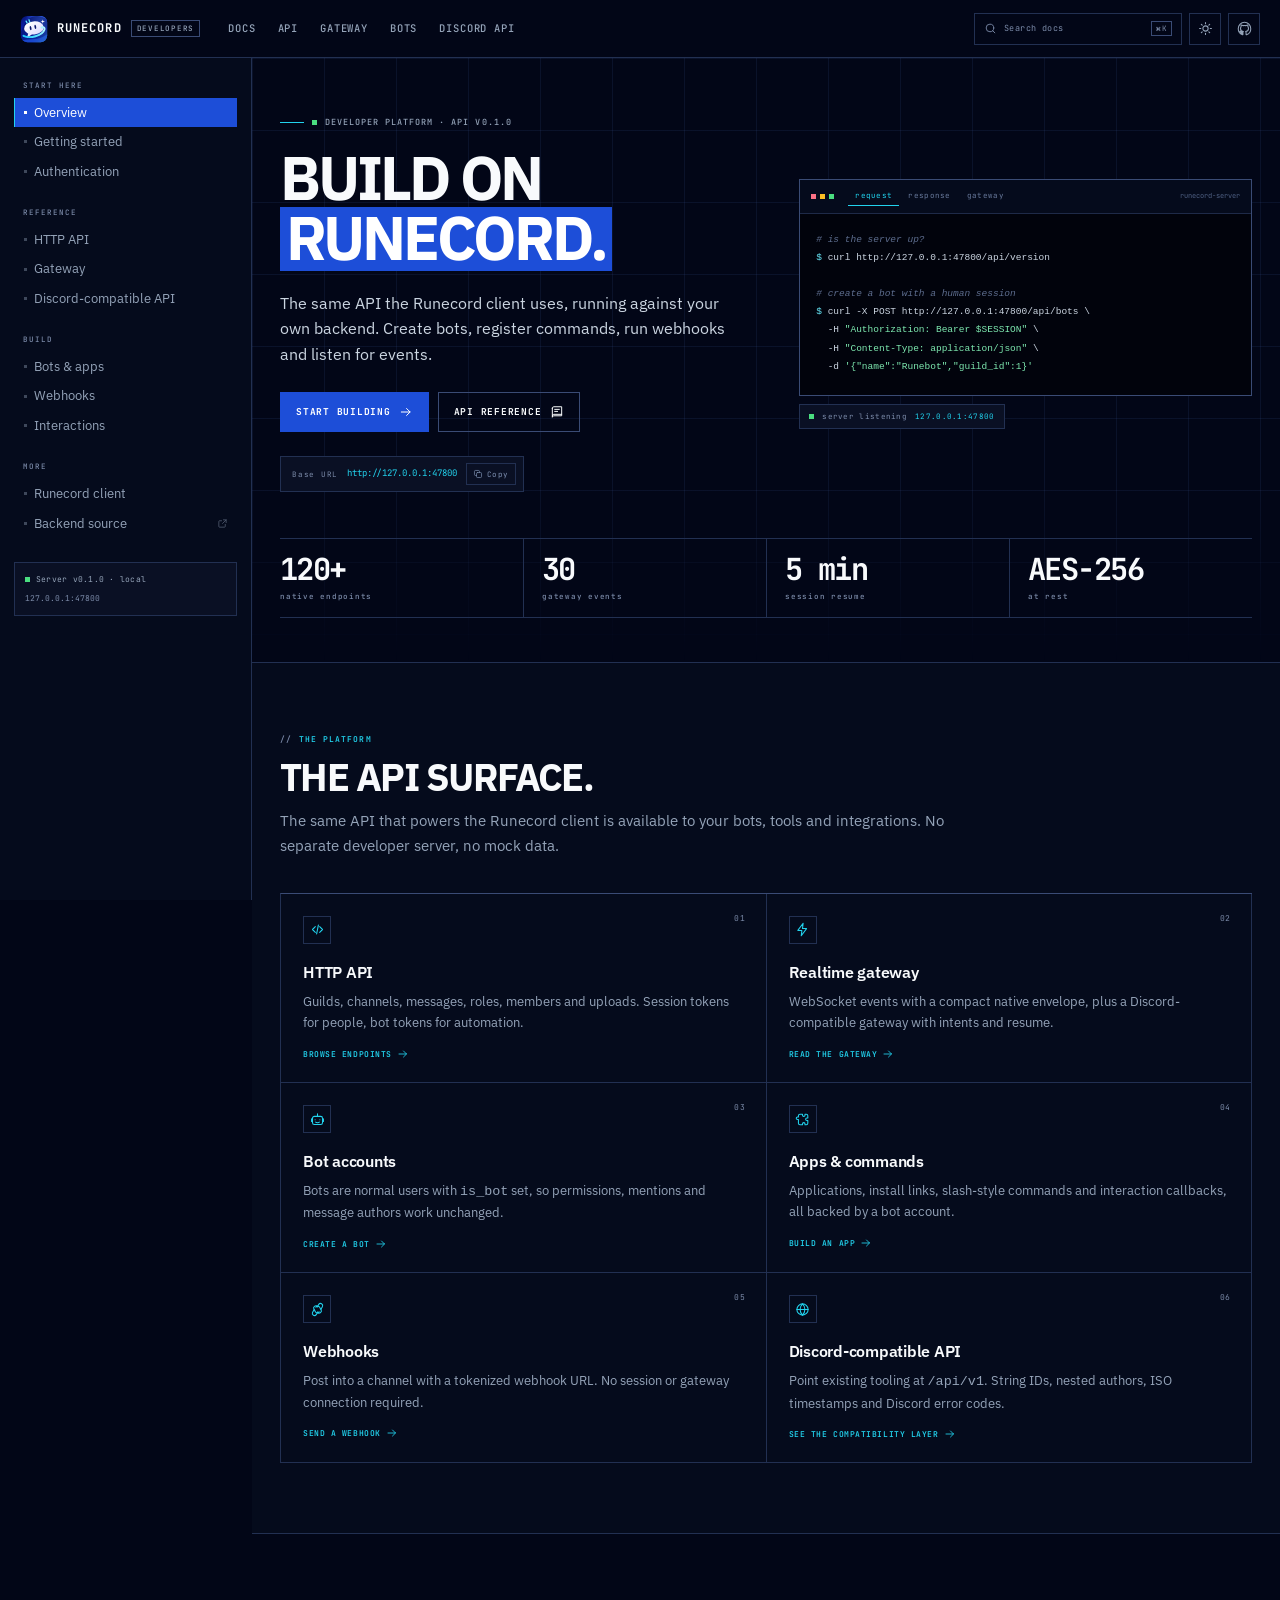
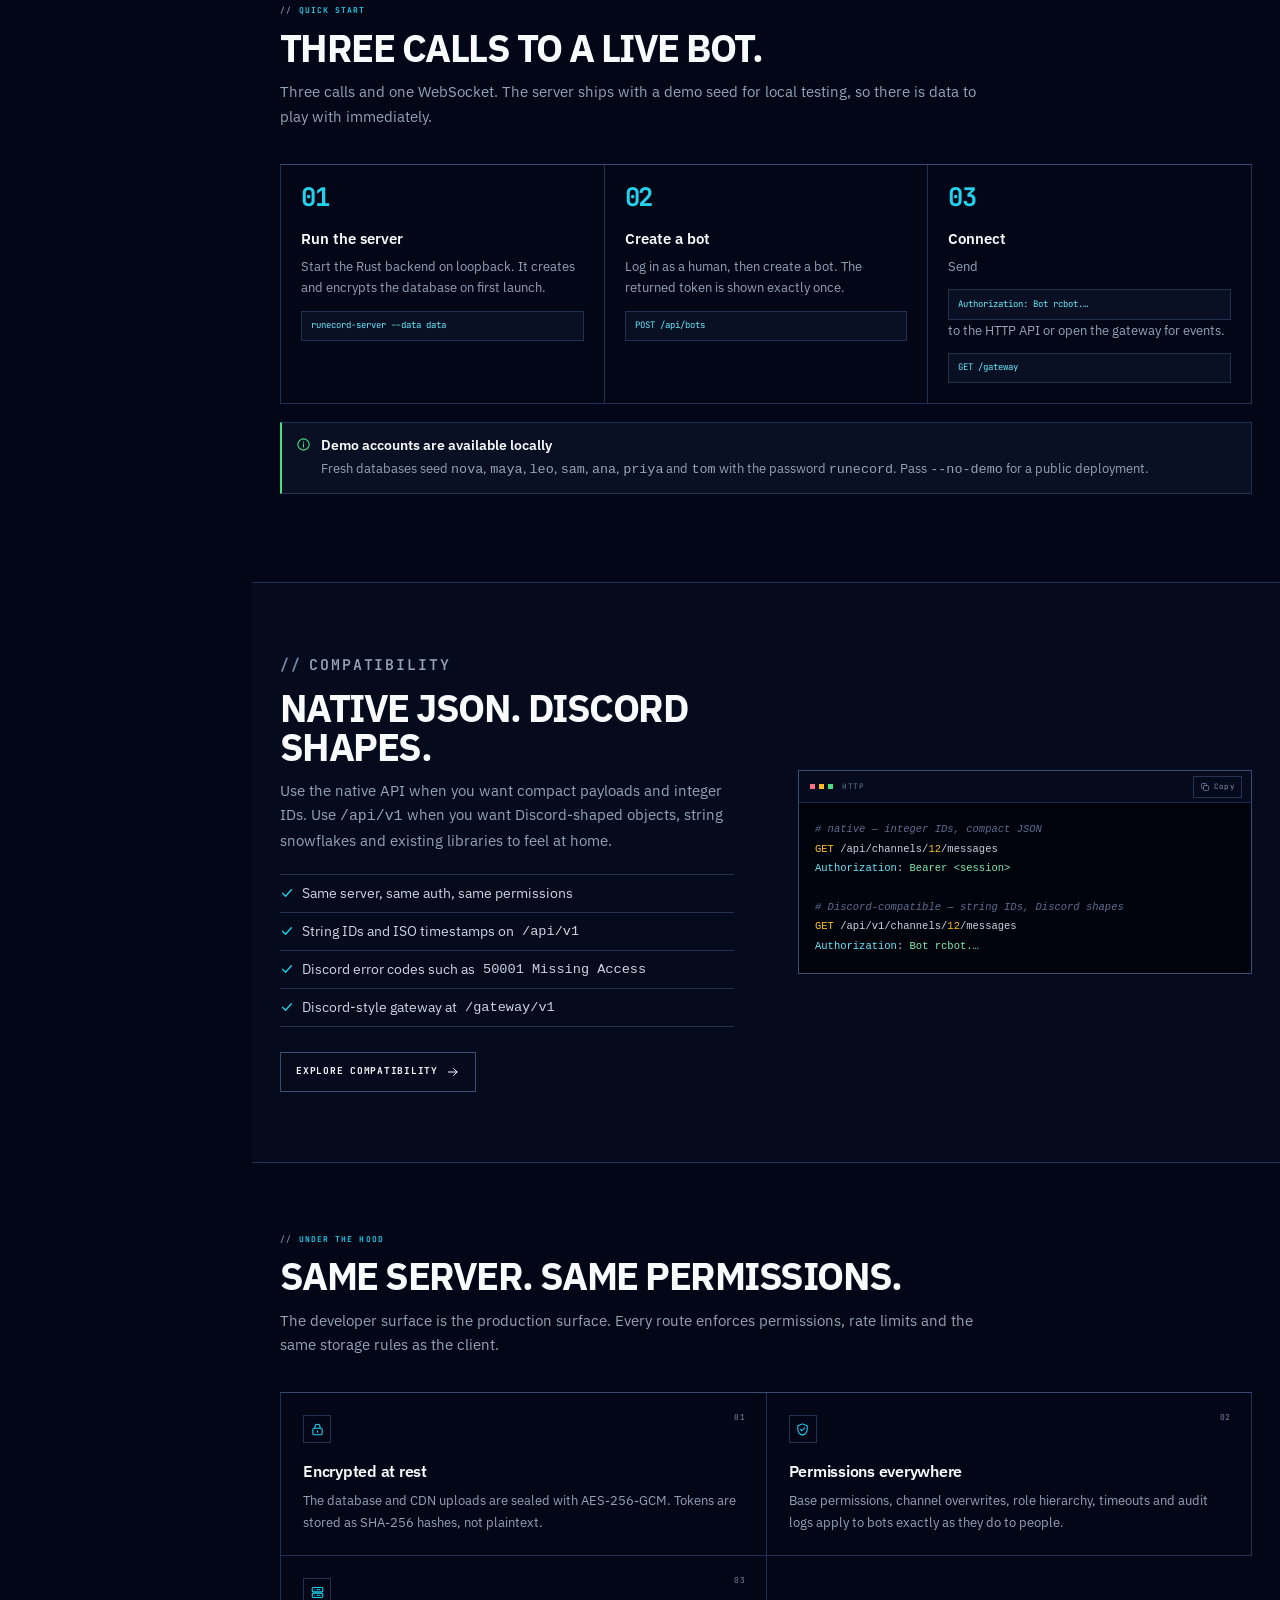
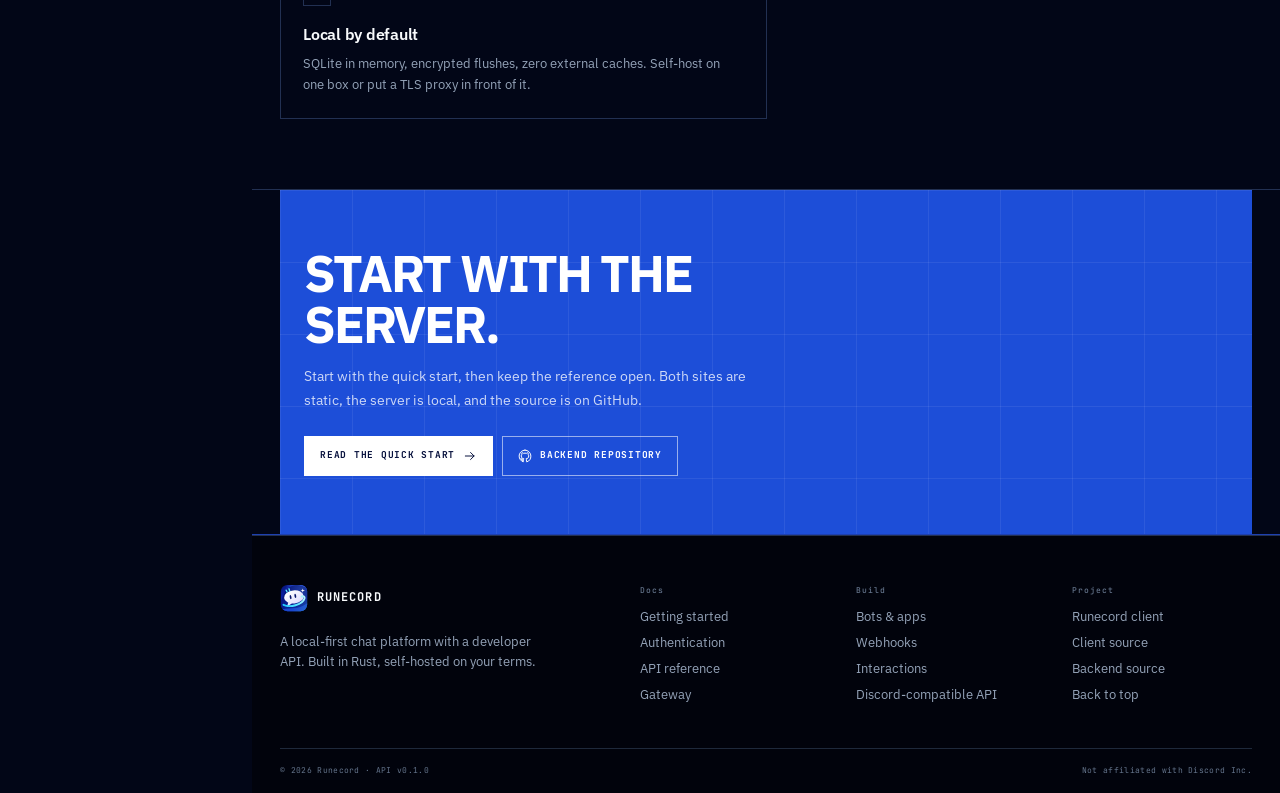
<file: docs/index.html>
<!doctype html>
<html lang="en" data-theme="dark">
<head>
  <meta charset="utf-8">
  <meta name="viewport" content="width=device-width, initial-scale=1">
  <title>Runecord Developers — Build on Runecord</title>
  <meta name="description" content="Build bots, applications and integrations on Runecord. HTTP API, WebSocket gateway, webhooks and a Discord-compatible /api/v1 surface.">
  <meta name="theme-color" content="#020617">
  <link rel="canonical" href="https://crauxzahard.github.io/Runecord-backend/">
  <meta property="og:type" content="website">
  <meta property="og:title" content="Runecord Developers — Build on Runecord">
  <meta property="og:description" content="A local-first chat platform with a Discord-shaped API. Bots, applications, webhooks and realtime events.">
  <meta property="og:url" content="https://crauxzahard.github.io/Runecord-backend/">
  <meta property="og:image" content="https://crauxzahard.github.io/Runecord-backend/assets/img/og.png">
  <meta property="og:image:width" content="1200">
  <meta property="og:image:height" content="630">
  <meta name="twitter:card" content="summary_large_image">
  <meta name="twitter:image" content="https://crauxzahard.github.io/Runecord-backend/assets/img/og.png">
  <link rel="icon" href="assets/img/favicon.svg" type="image/svg+xml">
  <link rel="apple-touch-icon" href="assets/img/icon-180.png">
  <link rel="preconnect" href="https://fonts.googleapis.com">
  <link rel="preconnect" href="https://fonts.gstatic.com" crossorigin>
  <link href="https://fonts.googleapis.com/css2?family=IBM+Plex+Sans:wght@400;500;600;700&family=JetBrains+Mono:wght@400;500;600;700&display=swap" rel="stylesheet">
  <link rel="stylesheet" href="assets/css/style.css">
  <script>
    (function () {
      try {
        if (localStorage.getItem('runecord-docs-theme') === 'light') {
          document.documentElement.setAttribute('data-theme', 'light');
        }
      } catch (e) {}
    })();
  </script>
</head>
<body>
  <a class="skip-link" href="#main">Skip to content</a>

  <header class="topbar">
    <div class="topbar-inner">
      <a class="brand" href="index.html" aria-label="Runecord Developers home">
        <img src="assets/img/logo.svg" width="34" height="34" alt="">
        <span>Runecord</span>
        <span class="brand-badge">Developers</span>
      </a>

      <nav class="topnav" aria-label="Primary navigation">
        <a href="getting-started.html">Docs</a>
        <a href="api-reference.html">API</a>
        <a href="gateway.html">Gateway</a>
        <a href="bots.html">Bots</a>
        <a href="discord-compat.html">Discord API</a>
      </nav>

      <div class="top-actions">
        <button class="search-trigger" type="button" data-search-open aria-label="Search documentation">
          <svg class="icon" aria-hidden="true"><use href="assets/img/icons.svg#i-search"/></svg>
          <span>Search docs</span>
          <kbd>⌘K</kbd>
        </button>
        <button class="icon-btn theme-toggle" type="button" aria-label="Switch to light theme" title="Switch theme">
          <svg class="icon icon-sun" aria-hidden="true"><use href="assets/img/icons.svg#i-sun"/></svg>
          <svg class="icon icon-moon" aria-hidden="true"><use href="assets/img/icons.svg#i-moon"/></svg>
        </button>
        <a class="icon-btn" href="https://github.com/CrauxZahard/Runecord-backend" target="_blank" rel="noopener" aria-label="Backend repository on GitHub" title="Backend repository">
          <svg class="icon" aria-hidden="true"><use href="assets/img/icons.svg#i-github"/></svg>
        </a>
        <button class="icon-btn menu-btn" type="button" aria-label="Open documentation menu" aria-expanded="false" aria-controls="sidebar">
          <svg class="icon menu-open" aria-hidden="true"><use href="assets/img/icons.svg#i-menu"/></svg>
          <svg class="icon menu-close" aria-hidden="true"><use href="assets/img/icons.svg#i-close"/></svg>
        </button>
      </div>
    </div>
  </header>

  <div class="docs-shell">
    <aside class="sidebar" id="sidebar" aria-label="Documentation navigation">
      <div class="side-group">
        <p class="side-label">Start here</p>
        <a class="side-link" href="index.html">Overview</a>
        <a class="side-link" href="getting-started.html">Getting started</a>
        <a class="side-link" href="authentication.html">Authentication</a>
      </div>
      <div class="side-group">
        <p class="side-label">Reference</p>
        <a class="side-link" href="api-reference.html">HTTP API</a>
        <a class="side-link" href="gateway.html">Gateway</a>
        <a class="side-link" href="discord-compat.html">Discord-compatible API</a>
      </div>
      <div class="side-group">
        <p class="side-label">Build</p>
        <a class="side-link" href="bots.html">Bots &amp; apps</a>
        <a class="side-link" href="bots.html#webhooks">Webhooks</a>
        <a class="side-link" href="bots.html#interactions">Interactions</a>
      </div>
      <div class="side-group">
        <p class="side-label">More</p>
        <a class="side-link" href="../Runecord/">Runecord client</a>
        <a class="side-link" href="https://github.com/CrauxZahard/Runecord-backend" target="_blank" rel="noopener">
          Backend source
          <svg class="icon ext" aria-hidden="true"><use href="assets/img/icons.svg#i-external"/></svg>
        </a>
      </div>
      <div class="side-foot">
        <div class="status-line"><span class="status-dot"></span> Server v0.1.0 · local</div>
        <code>127.0.0.1:47800</code>
      </div>
    </aside>
    <div class="sidebar-backdrop"></div>

    <main class="doc-main" id="main">
      <section class="portal-hero">
        <div class="hero-grid-bg" aria-hidden="true"></div>
        <div class="portal-orb a" aria-hidden="true"></div>
        <div class="portal-orb b" aria-hidden="true"></div>

        <div class="wrap">
          <div class="hero-grid">
            <div class="hero-copy">
              <p class="eyebrow"><span class="live-dot"></span> Developer platform · API v0.1.0</p>
              <h1>Build on <span class="grad">Runecord.</span></h1>
              <p class="hero-lede">The same API the Runecord client uses, running against your own backend. Create bots, register commands, run webhooks and listen for events.</p>

              <div class="hero-actions">
                <a class="btn btn-primary" href="getting-started.html">
                  Start building
                  <svg class="icon" aria-hidden="true"><use href="assets/img/icons.svg#i-arrow"/></svg>
                </a>
                <a class="btn btn-ghost" href="api-reference.html">
                  API reference
                  <svg class="icon" aria-hidden="true"><use href="assets/img/icons.svg#i-book"/></svg>
                </a>
              </div>

              <div class="base-url">
                <span class="base-url-label">Base URL</span>
                <code>http://127.0.0.1:47800</code>
                <button class="copy-btn" type="button" data-copy="http://127.0.0.1:47800" aria-label="Copy base URL">
                  <svg class="icon" aria-hidden="true"><use href="assets/img/icons.svg#i-copy"/></svg>
                  <span class="copy-label">Copy</span>
                </button>
              </div>
            </div>

            <div class="hero-console">
              <div class="console">
                <div class="console-top">
                  <span class="code-dots" aria-hidden="true"><i></i><i></i><i></i></span>
                  <div class="console-tabs" data-tabs="hero-console">
                    <button type="button" data-tab="request" aria-selected="true">request</button>
                    <button type="button" data-tab="response" aria-selected="false">response</button>
                    <button type="button" data-tab="gateway" aria-selected="false">gateway</button>
                  </div>
                  <span class="console-title">runecord-server</span>
                </div>

                <div data-panel-group="hero-console">
                  <div class="console-panel" data-panel="request">
                    <pre><code><span class="tok-c"># is the server up?</span>
<span class="tok-p">$</span> curl http://127.0.0.1:47800/api/version

<span class="tok-c"># create a bot with a human session</span>
<span class="tok-p">$</span> curl -X POST http://127.0.0.1:47800/api/bots \
  -H <span class="tok-s">"Authorization: Bearer $SESSION"</span> \
  -H <span class="tok-s">"Content-Type: application/json"</span> \
  -d <span class="tok-s">'{"name":"Runebot","guild_id":1}'</span></code></pre>
                  </div>

                  <div class="console-panel" data-panel="response" hidden>
                    <pre><code>{
  <span class="tok-p">"bot"</span>: {
    <span class="tok-p">"id"</span>: <span class="tok-n">42</span>,
    <span class="tok-p">"username"</span>: <span class="tok-s">"runebot"</span>,
    <span class="tok-p">"display_name"</span>: <span class="tok-s">"Runebot"</span>,
    <span class="tok-p">"is_bot"</span>: <span class="tok-b">true</span>
  },
  <span class="tok-p">"token"</span>: <span class="tok-s">"rcbot.9f2c…"</span>  <span class="tok-c">// shown once</span>
}</code></pre>
                  </div>

                  <div class="console-panel" data-panel="gateway" hidden>
                    <pre><code>{
  <span class="tok-p">"op"</span>: <span class="tok-s">"message_create"</span>,
  <span class="tok-p">"d"</span>: {
    <span class="tok-p">"id"</span>: <span class="tok-n">9081</span>,
    <span class="tok-p">"channel_id"</span>: <span class="tok-n">12</span>,
    <span class="tok-p">"author"</span>: { <span class="tok-p">"id"</span>: <span class="tok-n">7</span>, <span class="tok-p">"username"</span>: <span class="tok-s">"maya"</span> },
    <span class="tok-p">"content"</span>: <span class="tok-s">"shipped it."</span>
  }
}</code></pre>
                  </div>
                </div>
              </div>

              <div class="hero-float">
                <span class="dot"></span>
                <span>server listening</span>
                <code>127.0.0.1:47800</code>
              </div>
            </div>
          </div>

          <div class="portal-stats">
            <div><strong>120+</strong><span>native endpoints</span></div>
            <div><strong>30</strong><span>gateway events</span></div>
            <div><strong>5 min</strong><span>session resume</span></div>
            <div><strong>AES-256</strong><span>at rest</span></div>
          </div>
        </div>
      </section>

      <section class="portal-section alt" id="platform">
        <div class="wrap">
          <header class="section-head">
            <p class="kicker">The platform</p>
            <h2>The API surface.</h2>
            <p class="section-lede">The same API that powers the Runecord client is available to your bots, tools and integrations. No separate developer server, no mock data.</p>
          </header>

          <div class="card-grid">
            <a class="card" href="api-reference.html">
              <span class="card-ico"><svg class="icon" aria-hidden="true"><use href="assets/img/icons.svg#i-api"/></svg></span>
              <h3>HTTP API</h3>
              <p>Guilds, channels, messages, roles, members and uploads. Session tokens for people, bot tokens for automation.</p>
              <span class="card-link">Browse endpoints <svg class="icon" aria-hidden="true"><use href="assets/img/icons.svg#i-arrow"/></svg></span>
            </a>

            <a class="card" href="gateway.html">
              <span class="card-ico"><svg class="icon" aria-hidden="true"><use href="assets/img/icons.svg#i-bolt"/></svg></span>
              <h3>Realtime gateway</h3>
              <p>WebSocket events with a compact native envelope, plus a Discord-compatible gateway with intents and resume.</p>
              <span class="card-link">Read the gateway <svg class="icon" aria-hidden="true"><use href="assets/img/icons.svg#i-arrow"/></svg></span>
            </a>

            <a class="card" href="bots.html">
              <span class="card-ico"><svg class="icon" aria-hidden="true"><use href="assets/img/icons.svg#i-bot"/></svg></span>
              <h3>Bot accounts</h3>
              <p>Bots are normal users with <code>is_bot</code> set, so permissions, mentions and message authors work unchanged.</p>
              <span class="card-link">Create a bot <svg class="icon" aria-hidden="true"><use href="assets/img/icons.svg#i-arrow"/></svg></span>
            </a>

            <a class="card" href="bots.html#interactions">
              <span class="card-ico"><svg class="icon" aria-hidden="true"><use href="assets/img/icons.svg#i-puzzle"/></svg></span>
              <h3>Apps &amp; commands</h3>
              <p>Applications, install links, slash-style commands and interaction callbacks, all backed by a bot account.</p>
              <span class="card-link">Build an app <svg class="icon" aria-hidden="true"><use href="assets/img/icons.svg#i-arrow"/></svg></span>
            </a>

            <a class="card" href="bots.html#webhooks">
              <span class="card-ico"><svg class="icon" aria-hidden="true"><use href="assets/img/icons.svg#i-webhook"/></svg></span>
              <h3>Webhooks</h3>
              <p>Post into a channel with a tokenized webhook URL. No session or gateway connection required.</p>
              <span class="card-link">Send a webhook <svg class="icon" aria-hidden="true"><use href="assets/img/icons.svg#i-arrow"/></svg></span>
            </a>

            <a class="card" href="discord-compat.html">
              <span class="card-ico"><svg class="icon" aria-hidden="true"><use href="assets/img/icons.svg#i-globe"/></svg></span>
              <h3>Discord-compatible API</h3>
              <p>Point existing tooling at <code>/api/v1</code>. String IDs, nested authors, ISO timestamps and Discord error codes.</p>
              <span class="card-link">See the compatibility layer <svg class="icon" aria-hidden="true"><use href="assets/img/icons.svg#i-arrow"/></svg></span>
            </a>
          </div>
        </div>
      </section>

      <section class="portal-section">
        <div class="wrap">
          <header class="section-head">
            <p class="kicker">Quick start</p>
            <h2>Three calls to a live bot.</h2>
            <p class="section-lede">Three calls and one WebSocket. The server ships with a demo seed for local testing, so there is data to play with immediately.</p>
          </header>

          <div class="step-grid">
            <article class="step">
              <span class="step-num">01</span>
              <h3>Run the server</h3>
              <p>Start the Rust backend on loopback. It creates and encrypts the database on first launch.</p>
              <code>runecord-server --data data</code>
            </article>
            <article class="step">
              <span class="step-num">02</span>
              <h3>Create a bot</h3>
              <p>Log in as a human, then create a bot. The returned token is shown exactly once.</p>
              <code>POST /api/bots</code>
            </article>
            <article class="step">
              <span class="step-num">03</span>
              <h3>Connect</h3>
              <p>Send <code>Authorization: Bot rcbot.…</code> to the HTTP API or open the gateway for events.</p>
              <code>GET /gateway</code>
            </article>
          </div>

          <div class="callout is-tip">
            <svg class="icon" aria-hidden="true"><use href="assets/img/icons.svg#i-info"/></svg>
            <div>
              <strong>Demo accounts are available locally</strong>
              <p>Fresh databases seed <code>nova</code>, <code>maya</code>, <code>leo</code>, <code>sam</code>, <code>ana</code>, <code>priya</code> and <code>tom</code> with the password <code>runecord</code>. Pass <code>--no-demo</code> for a public deployment.</p>
            </div>
          </div>
        </div>
      </section>

      <section class="portal-section alt">
        <div class="wrap split">
          <div class="split-head">
            <p class="kicker">Compatibility</p>
            <h2>Native JSON. Discord shapes.</h2>
            <p>Use the native API when you want compact payloads and integer IDs. Use <code>/api/v1</code> when you want Discord-shaped objects, string snowflakes and existing libraries to feel at home.</p>
            <ul class="check-list">
              <li><svg class="icon" aria-hidden="true"><use href="assets/img/icons.svg#i-check"/></svg> Same server, same auth, same permissions</li>
              <li><svg class="icon" aria-hidden="true"><use href="assets/img/icons.svg#i-check"/></svg> String IDs and ISO timestamps on <code>/api/v1</code></li>
              <li><svg class="icon" aria-hidden="true"><use href="assets/img/icons.svg#i-check"/></svg> Discord error codes such as <code>50001 Missing Access</code></li>
              <li><svg class="icon" aria-hidden="true"><use href="assets/img/icons.svg#i-check"/></svg> Discord-style gateway at <code>/gateway/v1</code></li>
            </ul>
            <div class="hero-actions">
              <a class="btn btn-ghost" href="discord-compat.html">Explore compatibility <svg class="icon" aria-hidden="true"><use href="assets/img/icons.svg#i-arrow"/></svg></a>
            </div>
          </div>

          <div class="compat-code">
            <div class="code">
              <div class="code-top">
                <span class="code-dots" aria-hidden="true"><i></i><i></i><i></i></span>
                <span class="code-lang">http</span>
                <button class="copy-btn" type="button" data-copy="GET /api/channels/12/messages
Authorization: Bearer &lt;session&gt;

GET /api/v1/channels/12/messages
Authorization: Bot rcbot.…">
                  <svg class="icon" aria-hidden="true"><use href="assets/img/icons.svg#i-copy"/></svg>
                  <span class="copy-label">Copy</span>
                </button>
              </div>
              <pre><code><span class="tok-c"># native — integer IDs, compact JSON</span>
<span class="tok-b">GET</span> /api/channels/<span class="tok-n">12</span>/messages
<span class="tok-p">Authorization</span>: <span class="tok-s">Bearer &lt;session&gt;</span>

<span class="tok-c"># Discord-compatible — string IDs, Discord shapes</span>
<span class="tok-b">GET</span> /api/v1/channels/<span class="tok-n">12</span>/messages
<span class="tok-p">Authorization</span>: <span class="tok-s">Bot rcbot.…</span></code></pre>
            </div>
          </div>
        </div>
      </section>

      <section class="portal-section">
        <div class="wrap">
          <header class="section-head">
            <p class="kicker">Under the hood</p>
            <h2>Same server. Same permissions.</h2>
            <p class="section-lede">The developer surface is the production surface. Every route enforces permissions, rate limits and the same storage rules as the client.</p>
          </header>

          <div class="card-grid">
            <article class="card">
              <span class="card-ico"><svg class="icon" aria-hidden="true"><use href="assets/img/icons.svg#i-lock"/></svg></span>
              <h3>Encrypted at rest</h3>
              <p>The database and CDN uploads are sealed with AES-256-GCM. Tokens are stored as SHA-256 hashes, not plaintext.</p>
            </article>
            <article class="card">
              <span class="card-ico"><svg class="icon" aria-hidden="true"><use href="assets/img/icons.svg#i-shield"/></svg></span>
              <h3>Permissions everywhere</h3>
              <p>Base permissions, channel overwrites, role hierarchy, timeouts and audit logs apply to bots exactly as they do to people.</p>
            </article>
            <article class="card">
              <span class="card-ico"><svg class="icon" aria-hidden="true"><use href="assets/img/icons.svg#i-server"/></svg></span>
              <h3>Local by default</h3>
              <p>SQLite in memory, encrypted flushes, zero external caches. Self-host on one box or put a TLS proxy in front of it.</p>
            </article>
          </div>
        </div>
      </section>

      <section class="cta-section">
        <div class="wrap">
          <div class="cta-card">
            <div class="cta-glow" aria-hidden="true"></div>
            <h2>Start with the server.</h2>
            <p>Start with the quick start, then keep the reference open. Both sites are static, the server is local, and the source is on GitHub.</p>
            <div class="cta-actions">
              <a class="btn btn-primary" href="getting-started.html">Read the quick start <svg class="icon" aria-hidden="true"><use href="assets/img/icons.svg#i-arrow"/></svg></a>
              <a class="btn btn-ghost" href="https://github.com/CrauxZahard/Runecord-backend" target="_blank" rel="noopener">
                <svg class="icon" aria-hidden="true"><use href="assets/img/icons.svg#i-github"/></svg>
                Backend repository
              </a>
            </div>
          </div>
        </div>
      </section>

      <footer class="site-foot">
        <div class="wrap foot-grid">
          <div class="foot-brand">
            <a class="brand" href="index.html" aria-label="Runecord Developers home">
              <img src="assets/img/logo.svg" width="32" height="32" alt="">
              <span>Runecord</span>
            </a>
            <p>A local-first chat platform with a developer API. Built in Rust, self-hosted on your terms.</p>
          </div>
          <div class="foot-col">
            <h4>Docs</h4>
            <a href="getting-started.html">Getting started</a>
            <a href="authentication.html">Authentication</a>
            <a href="api-reference.html">API reference</a>
            <a href="gateway.html">Gateway</a>
          </div>
          <div class="foot-col">
            <h4>Build</h4>
            <a href="bots.html">Bots &amp; apps</a>
            <a href="bots.html#webhooks">Webhooks</a>
            <a href="bots.html#interactions">Interactions</a>
            <a href="discord-compat.html">Discord-compatible API</a>
          </div>
          <div class="foot-col">
            <h4>Project</h4>
            <a href="../Runecord/">Runecord client</a>
            <a href="https://github.com/CrauxZahard/Runecord" target="_blank" rel="noopener">Client source</a>
            <a href="https://github.com/CrauxZahard/Runecord-backend" target="_blank" rel="noopener">Backend source</a>
            <a href="#main">Back to top</a>
          </div>
        </div>
        <div class="wrap foot-base">
          <span>© <span id="year">2026</span> Runecord · API v0.1.0</span>
          <span>Not affiliated with Discord Inc.</span>
        </div>
      </footer>
    </main>
  </div>

  <dialog class="search-dialog" id="search-dialog" aria-label="Search documentation">
    <div class="search-top">
      <svg class="icon" aria-hidden="true"><use href="assets/img/icons.svg#i-search"/></svg>
      <input id="search-input" type="search" placeholder="Search docs, endpoints, events…" autocomplete="off" spellcheck="false">
      <button class="search-close" type="button" aria-label="Close search"><svg class="icon" aria-hidden="true"><use href="assets/img/icons.svg#i-close"/></svg></button>
    </div>
    <div class="search-results" id="search-results"></div>
    <div class="search-foot">
      <span><kbd>↑</kbd><kbd>↓</kbd> navigate</span>
      <span><kbd>↵</kbd> open</span>
      <span><kbd>esc</kbd> close</span>
    </div>
  </dialog>

  <div class="toast" id="toast" role="status" aria-live="polite"></div>

  <script src="assets/js/api-data.js"></script>
  <script src="assets/js/site.js"></script>
</body>
</html>
</file>
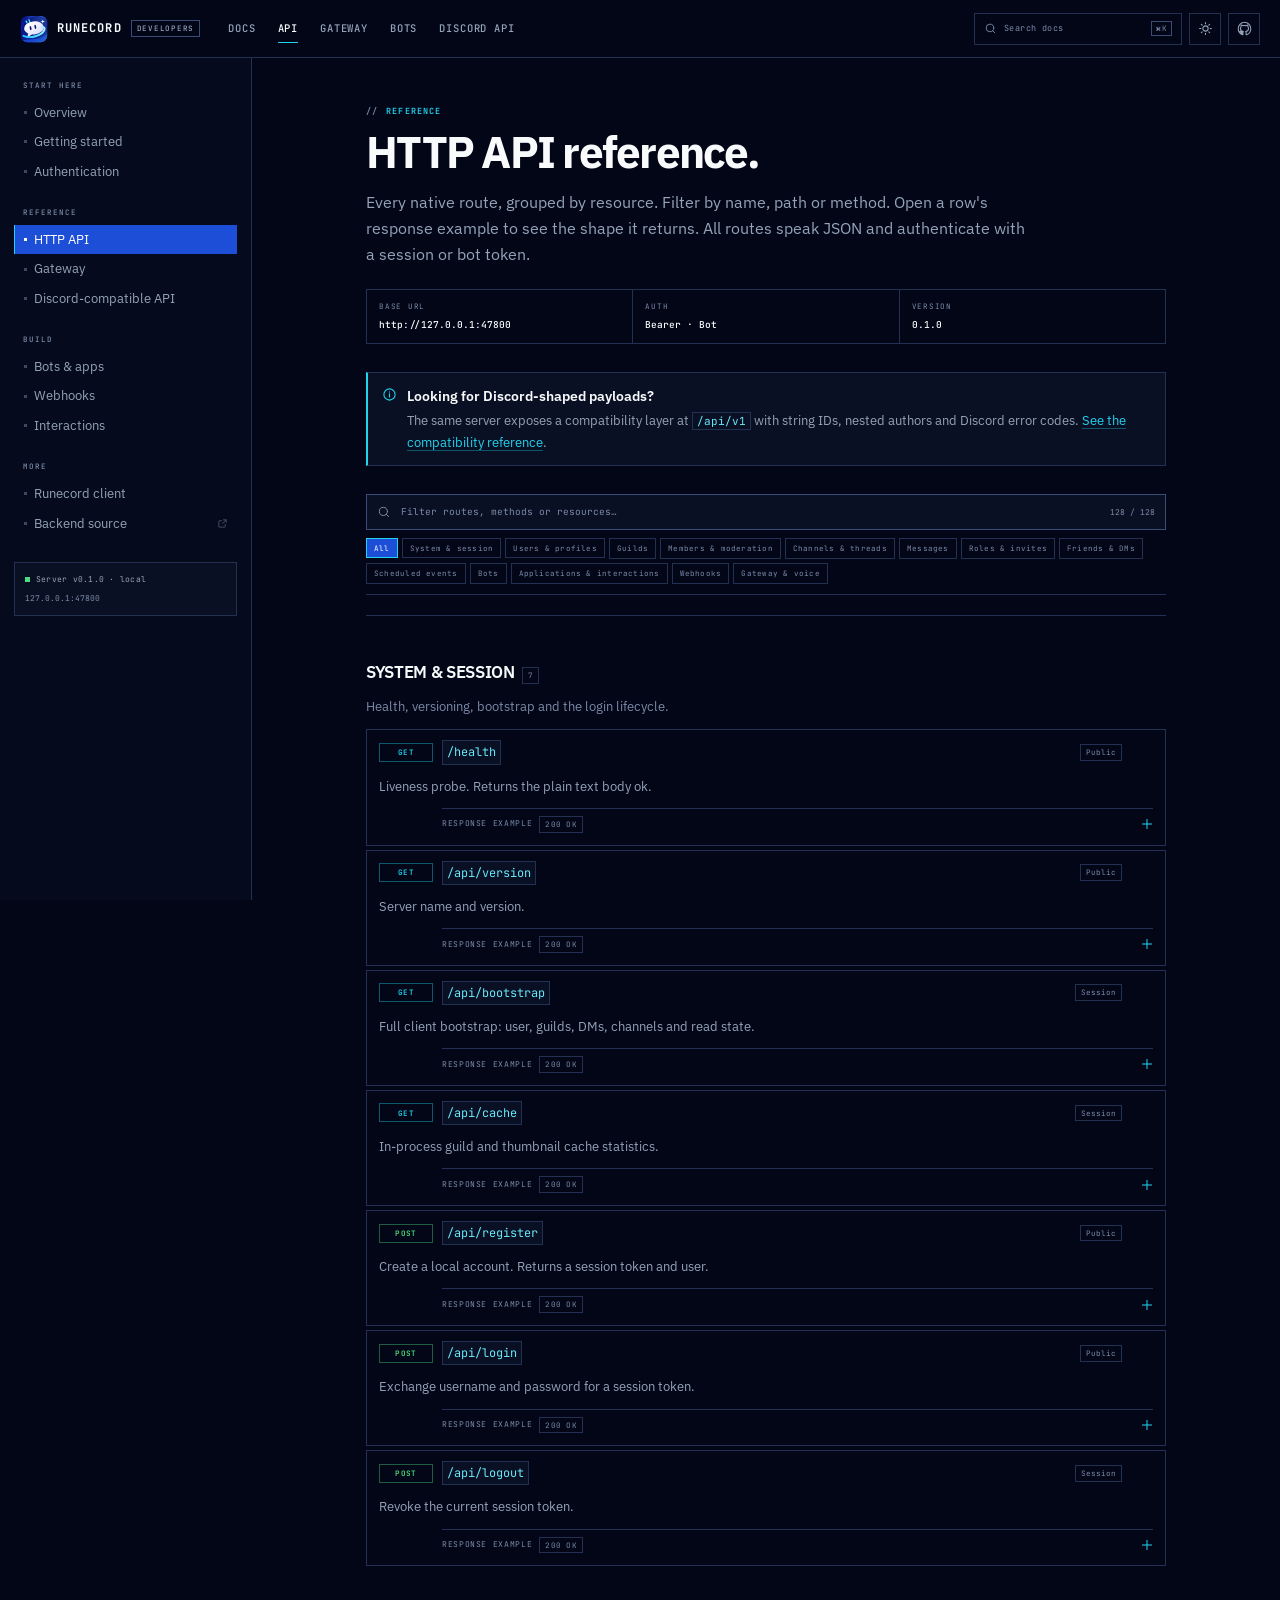
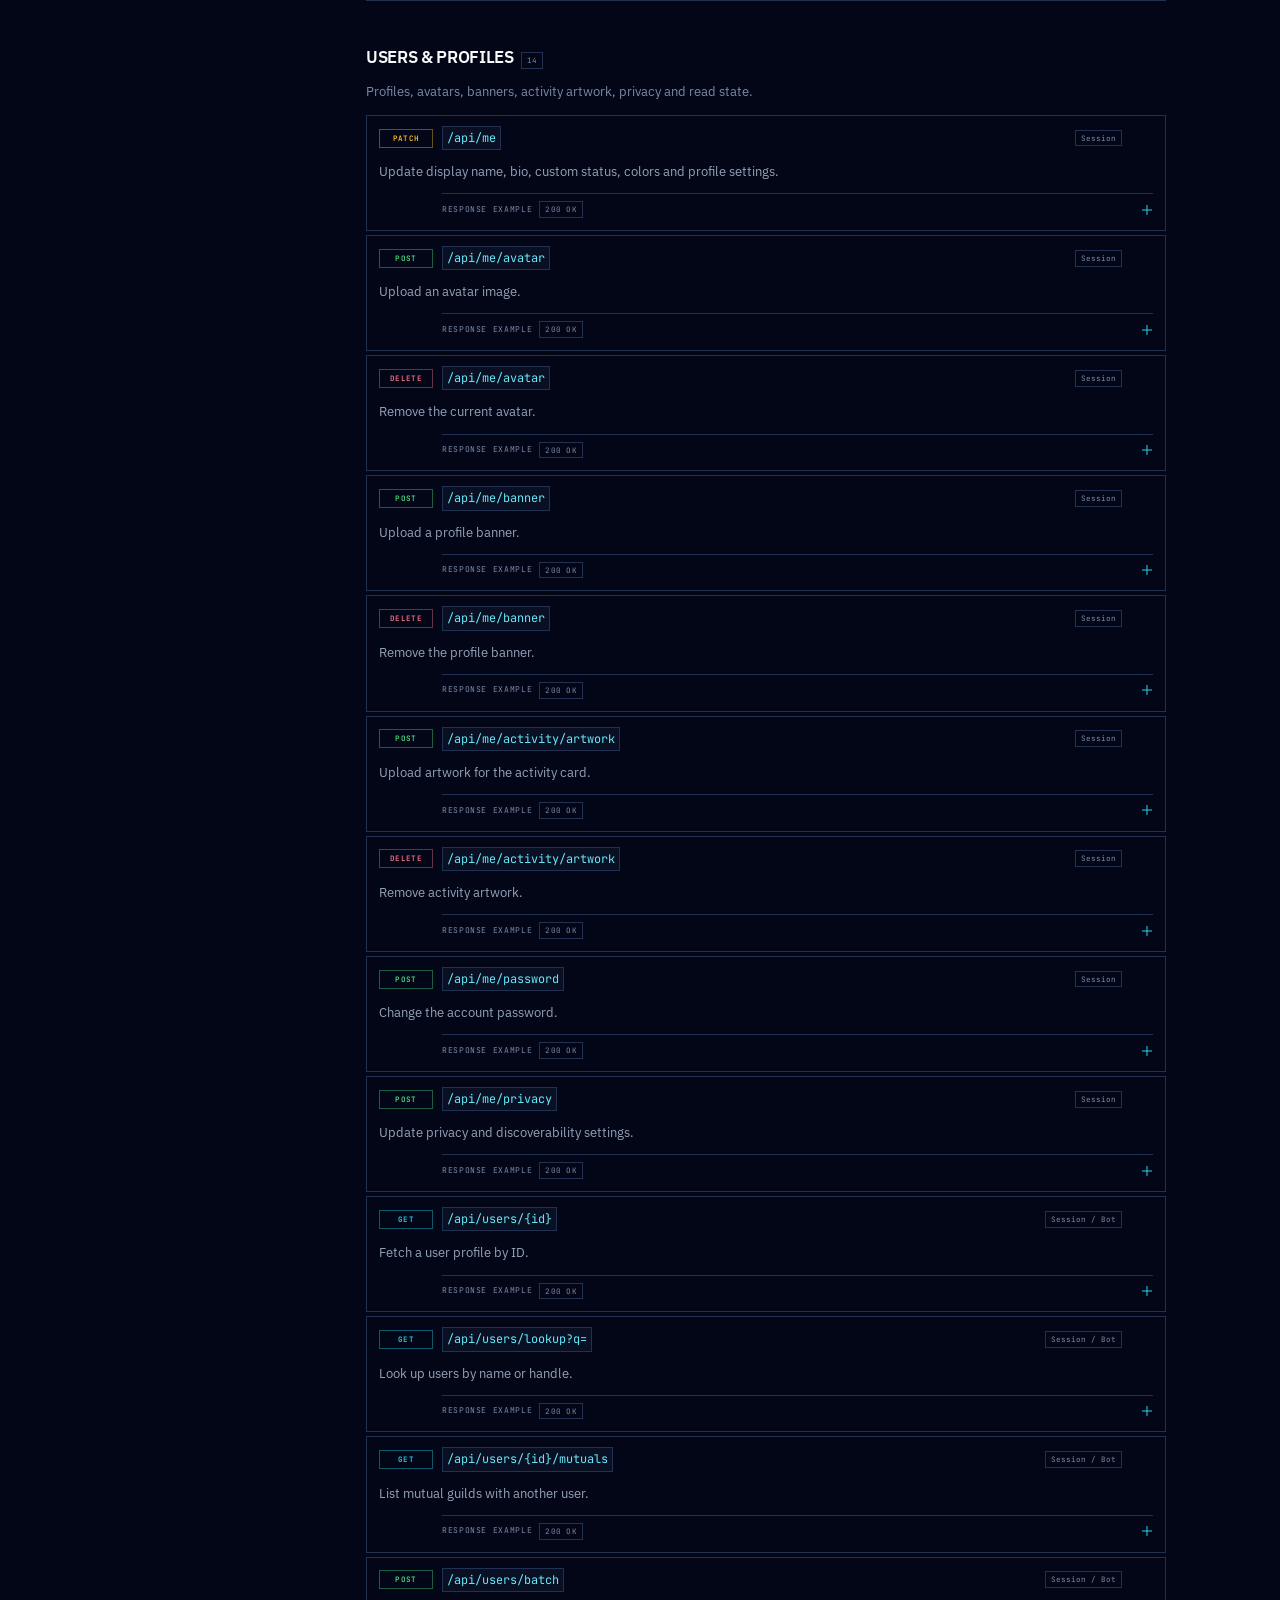
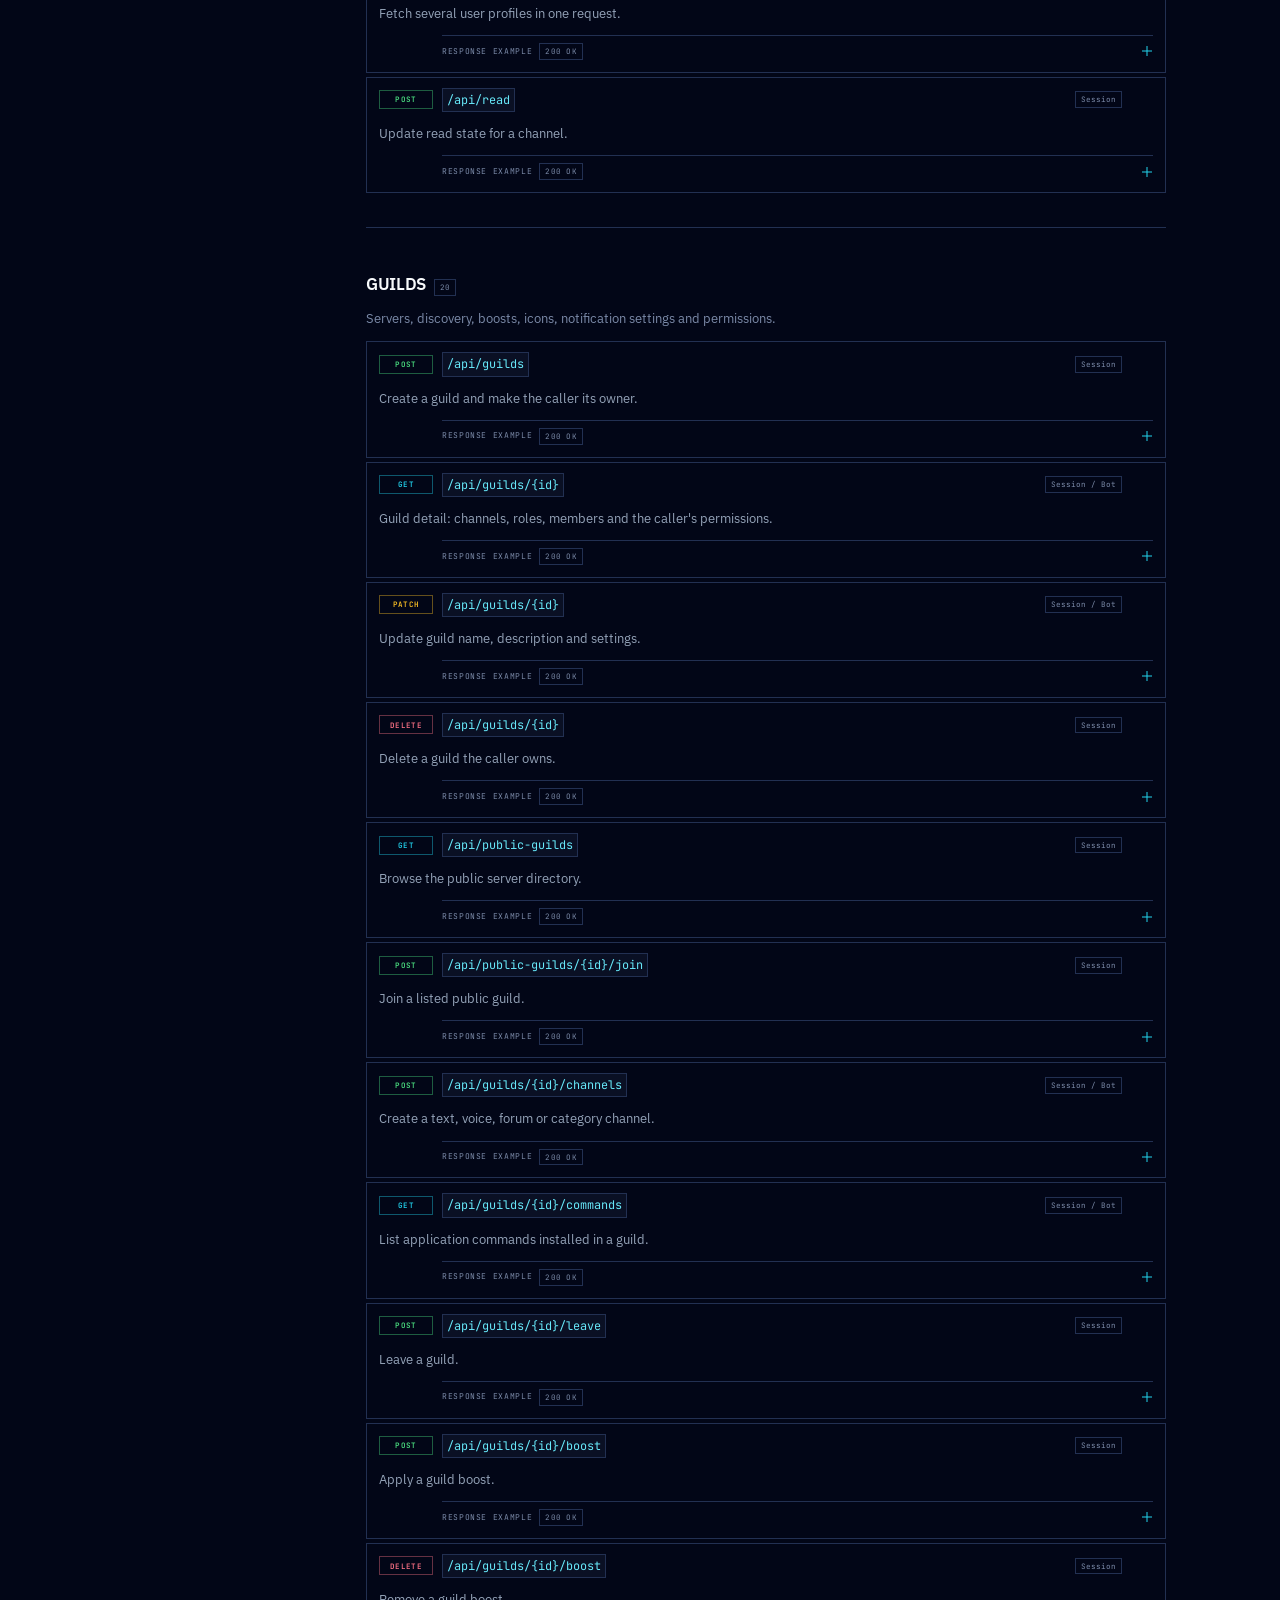
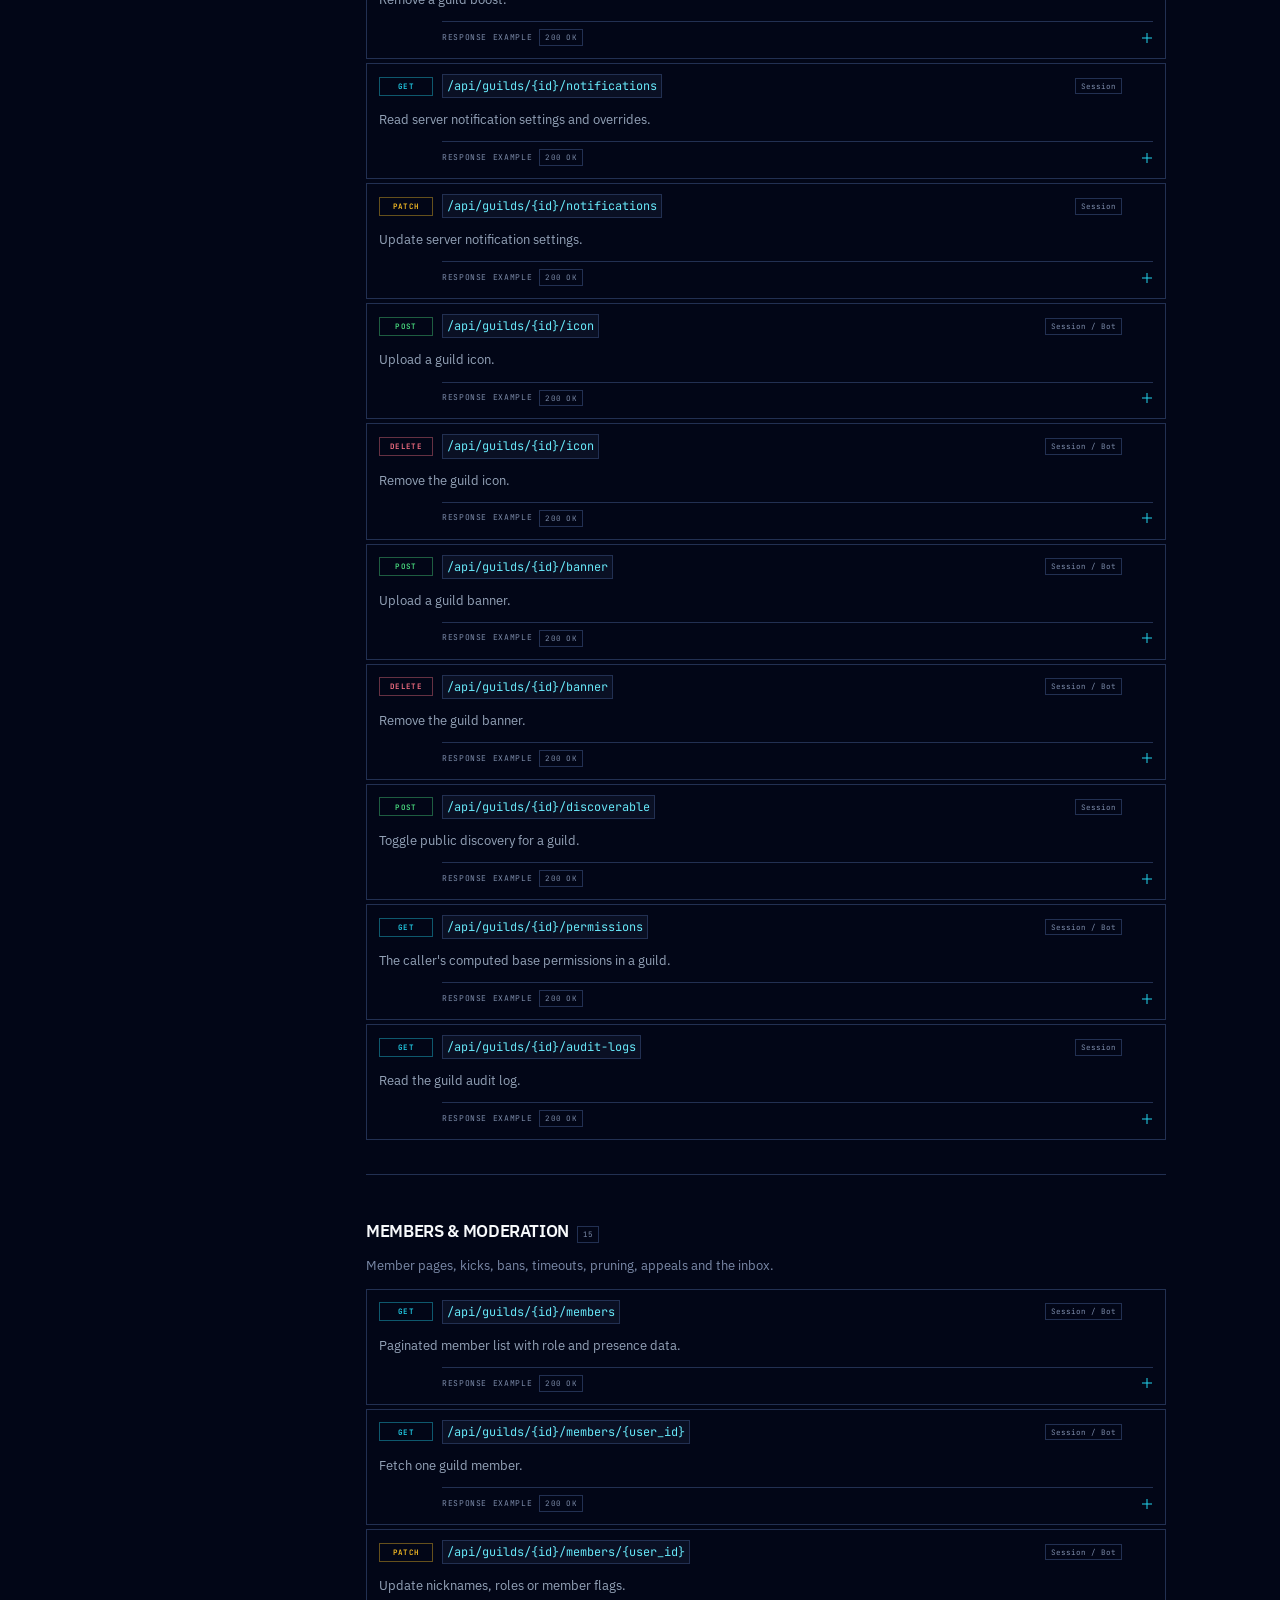
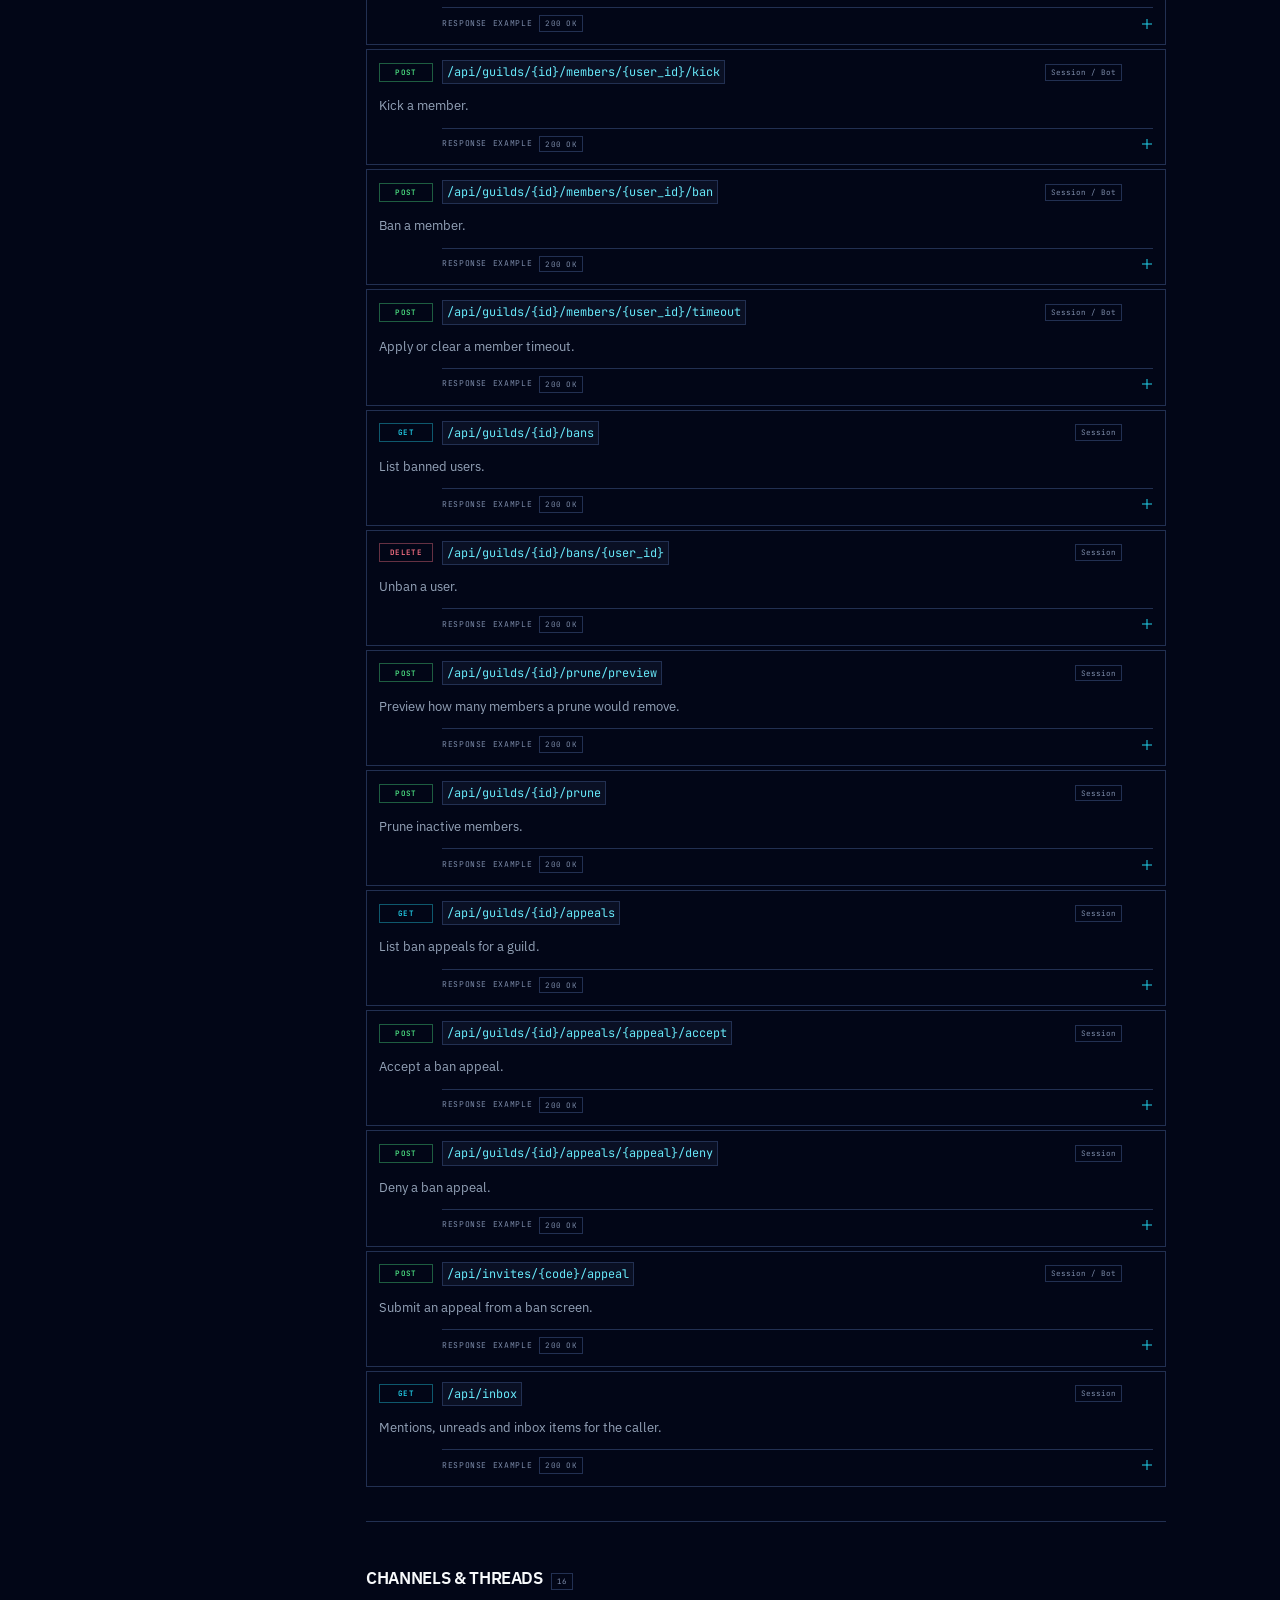
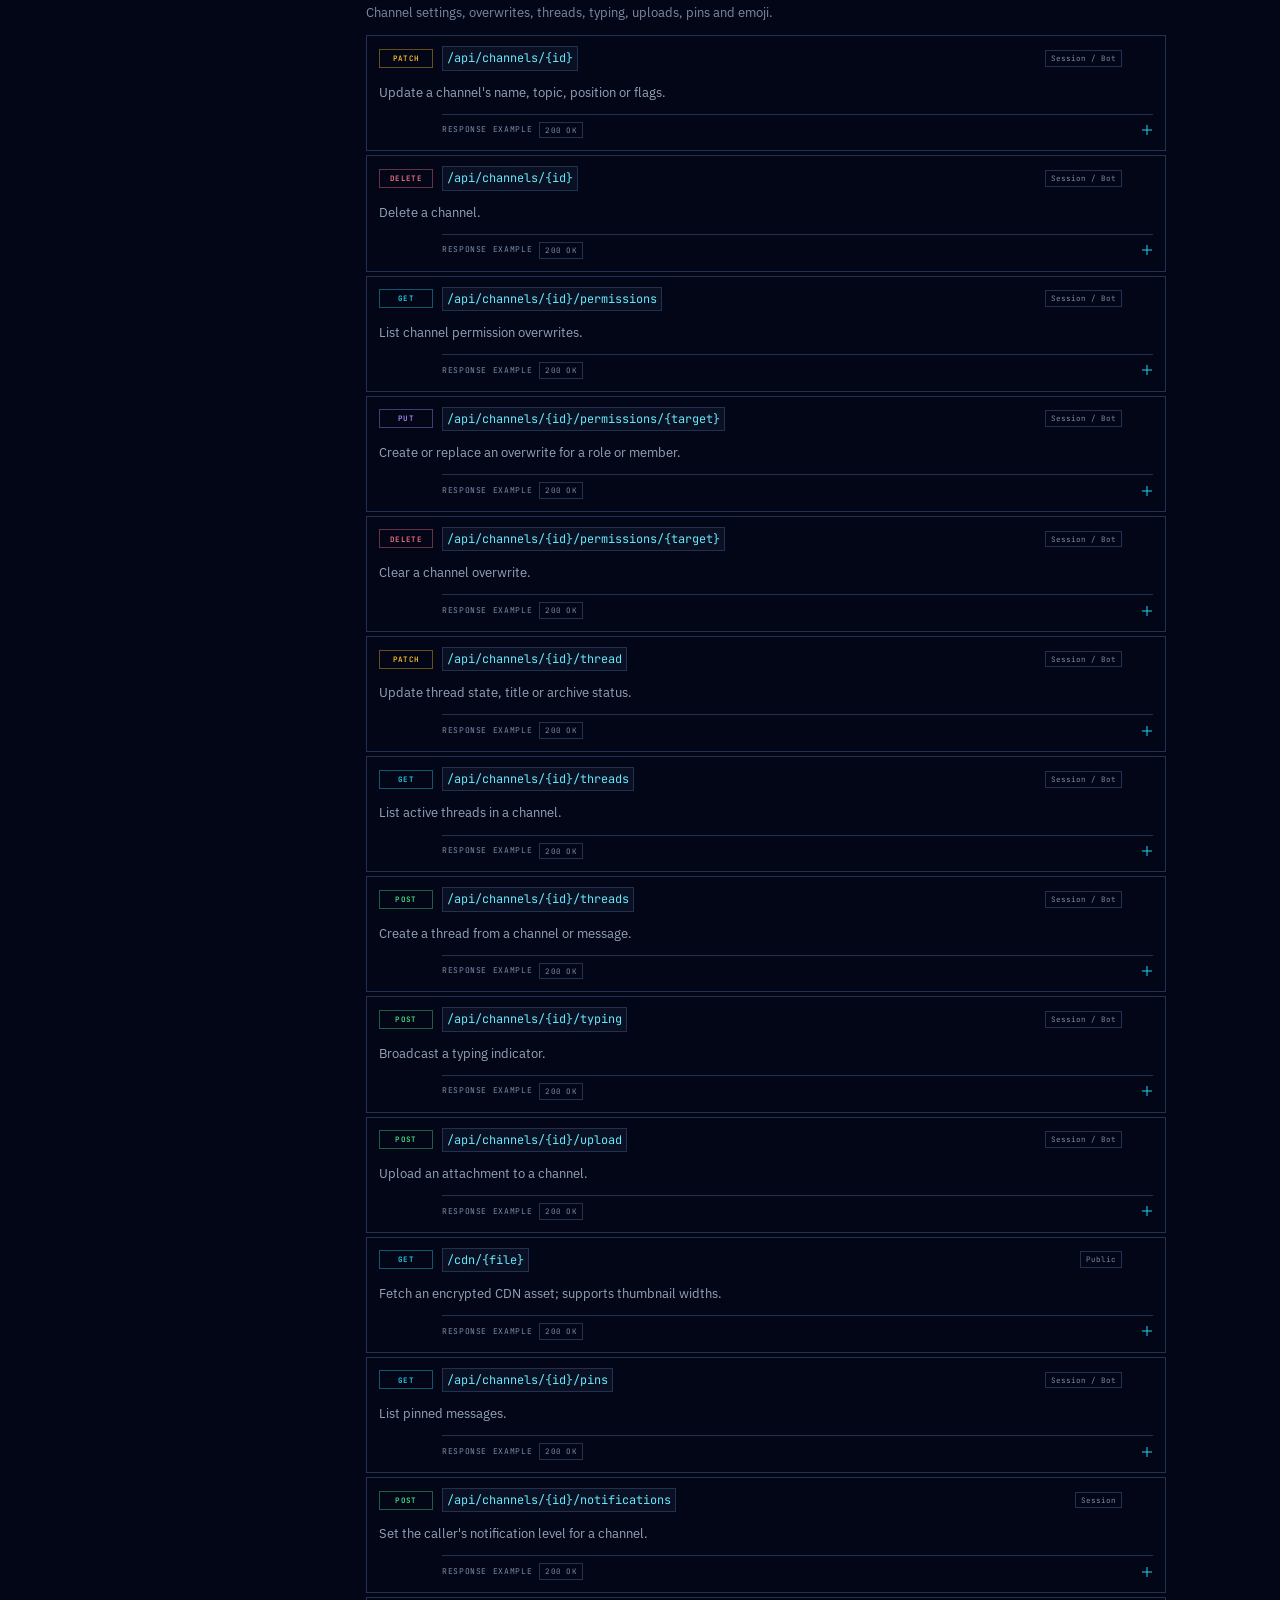
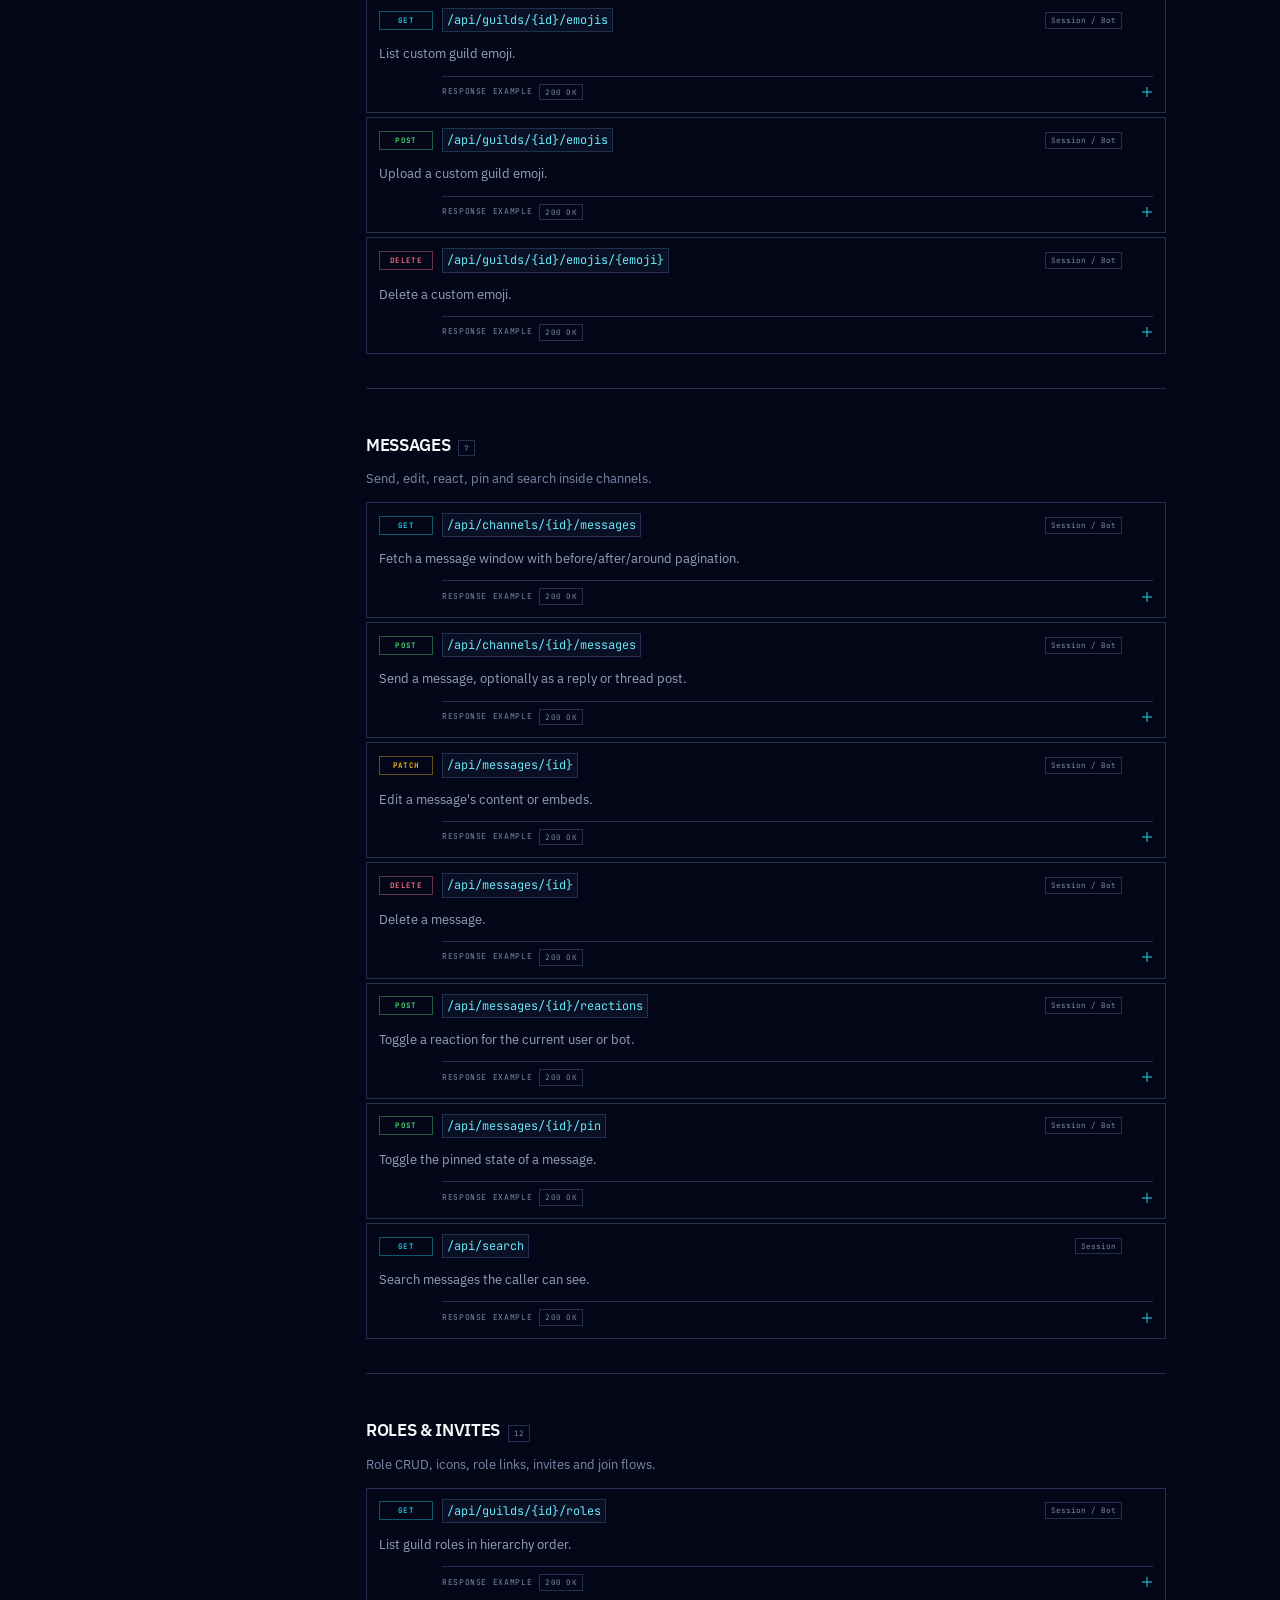
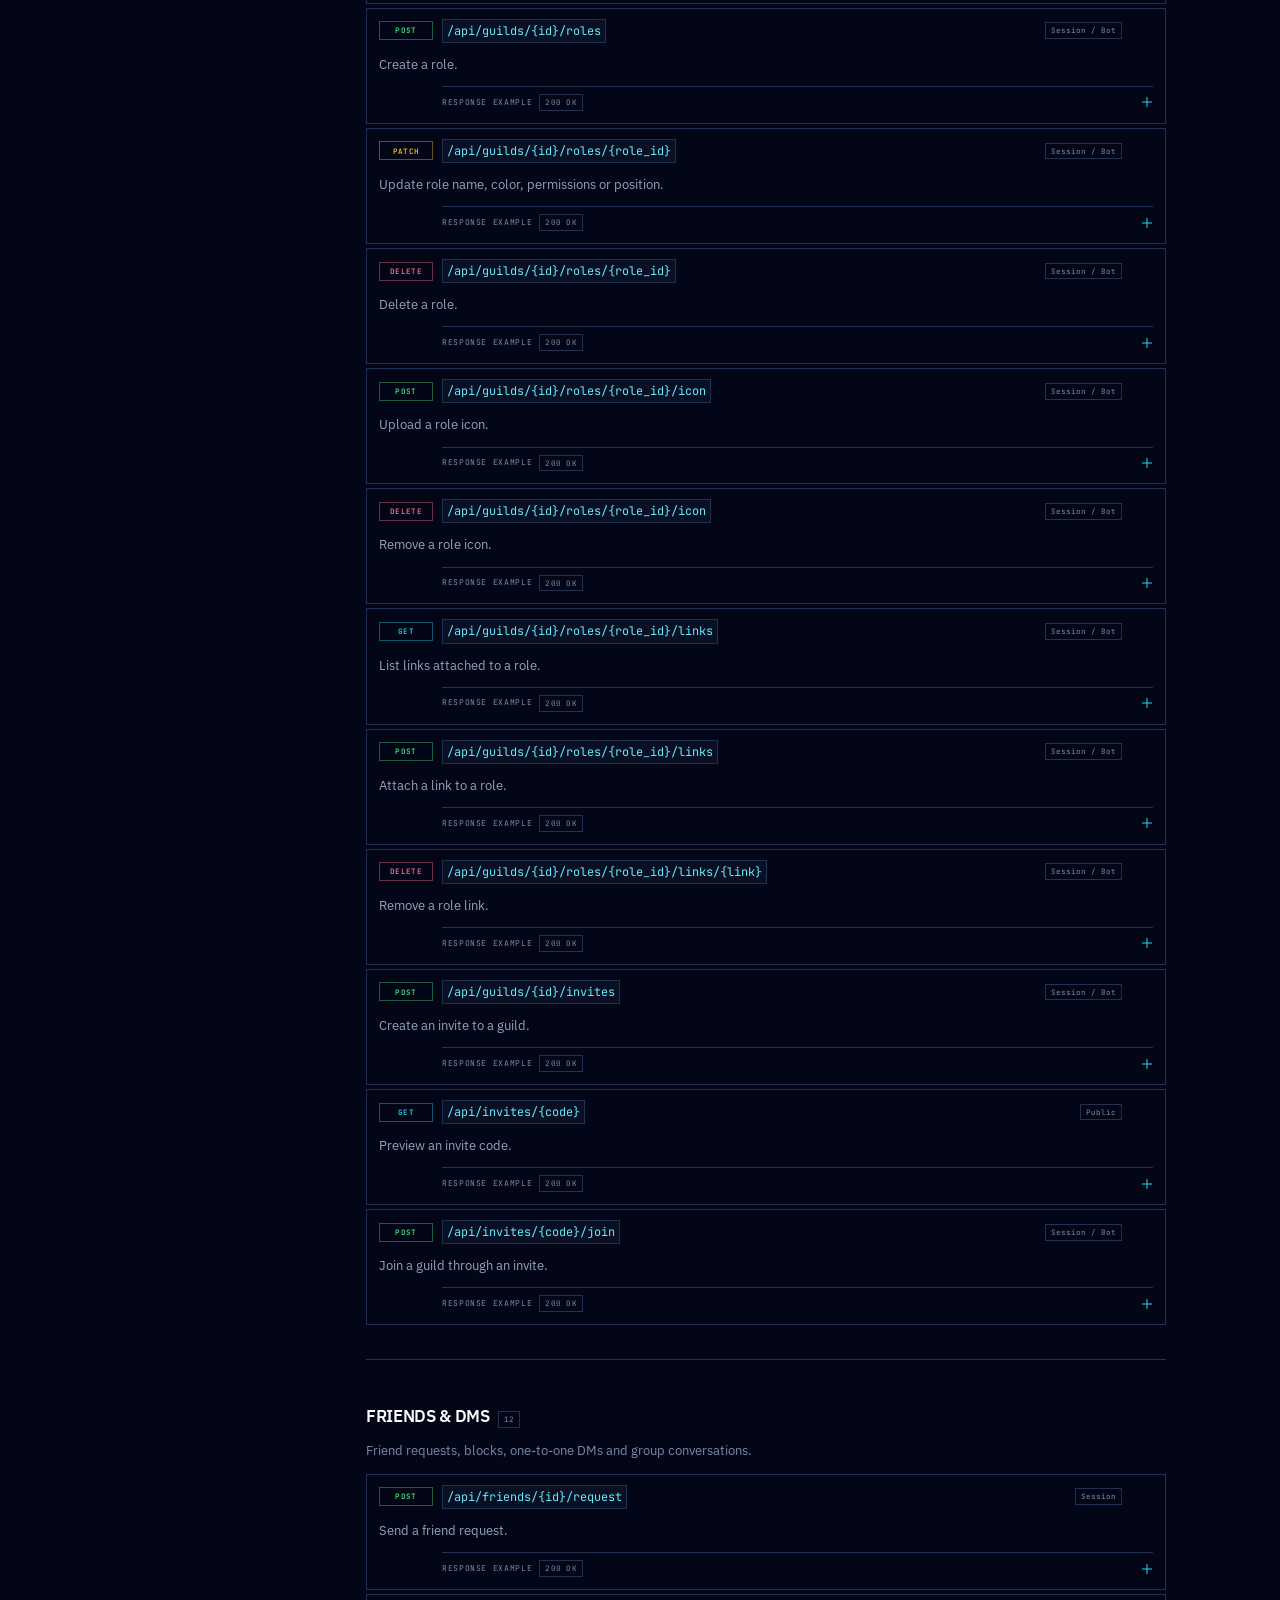
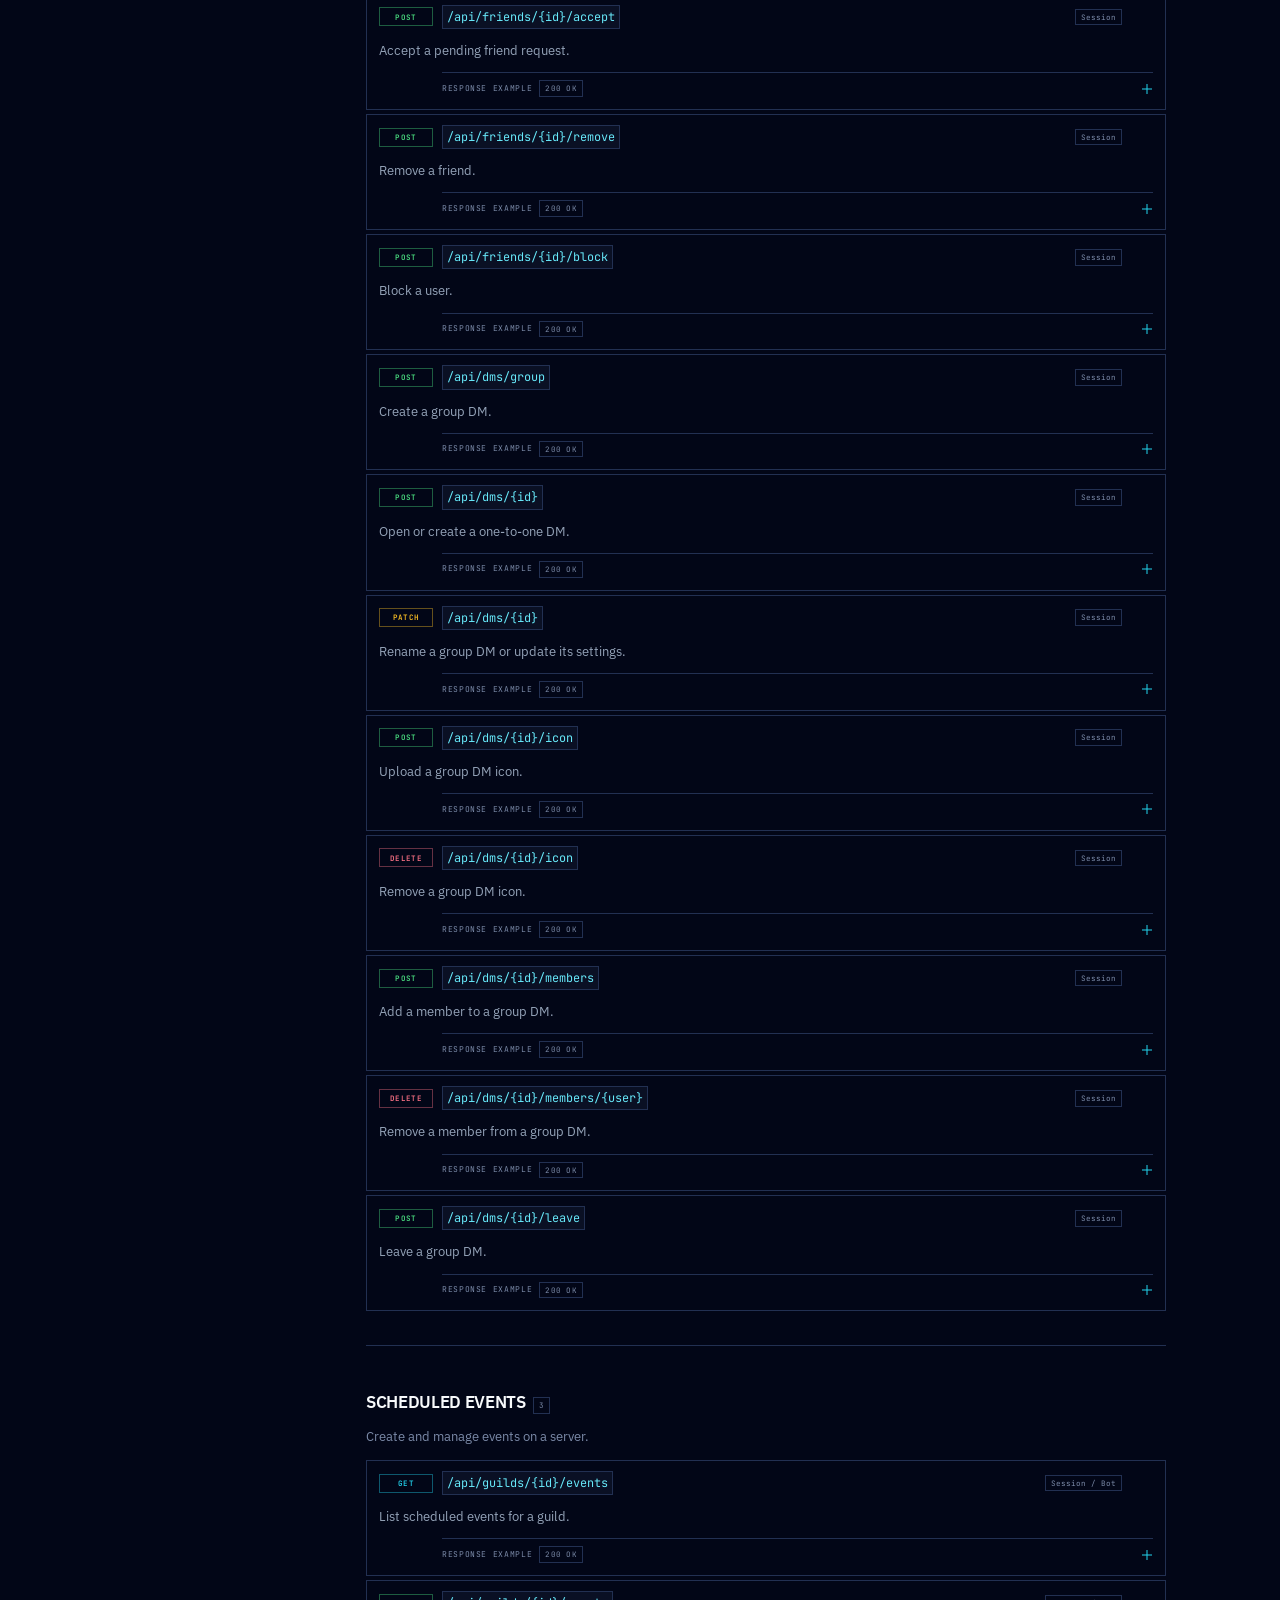
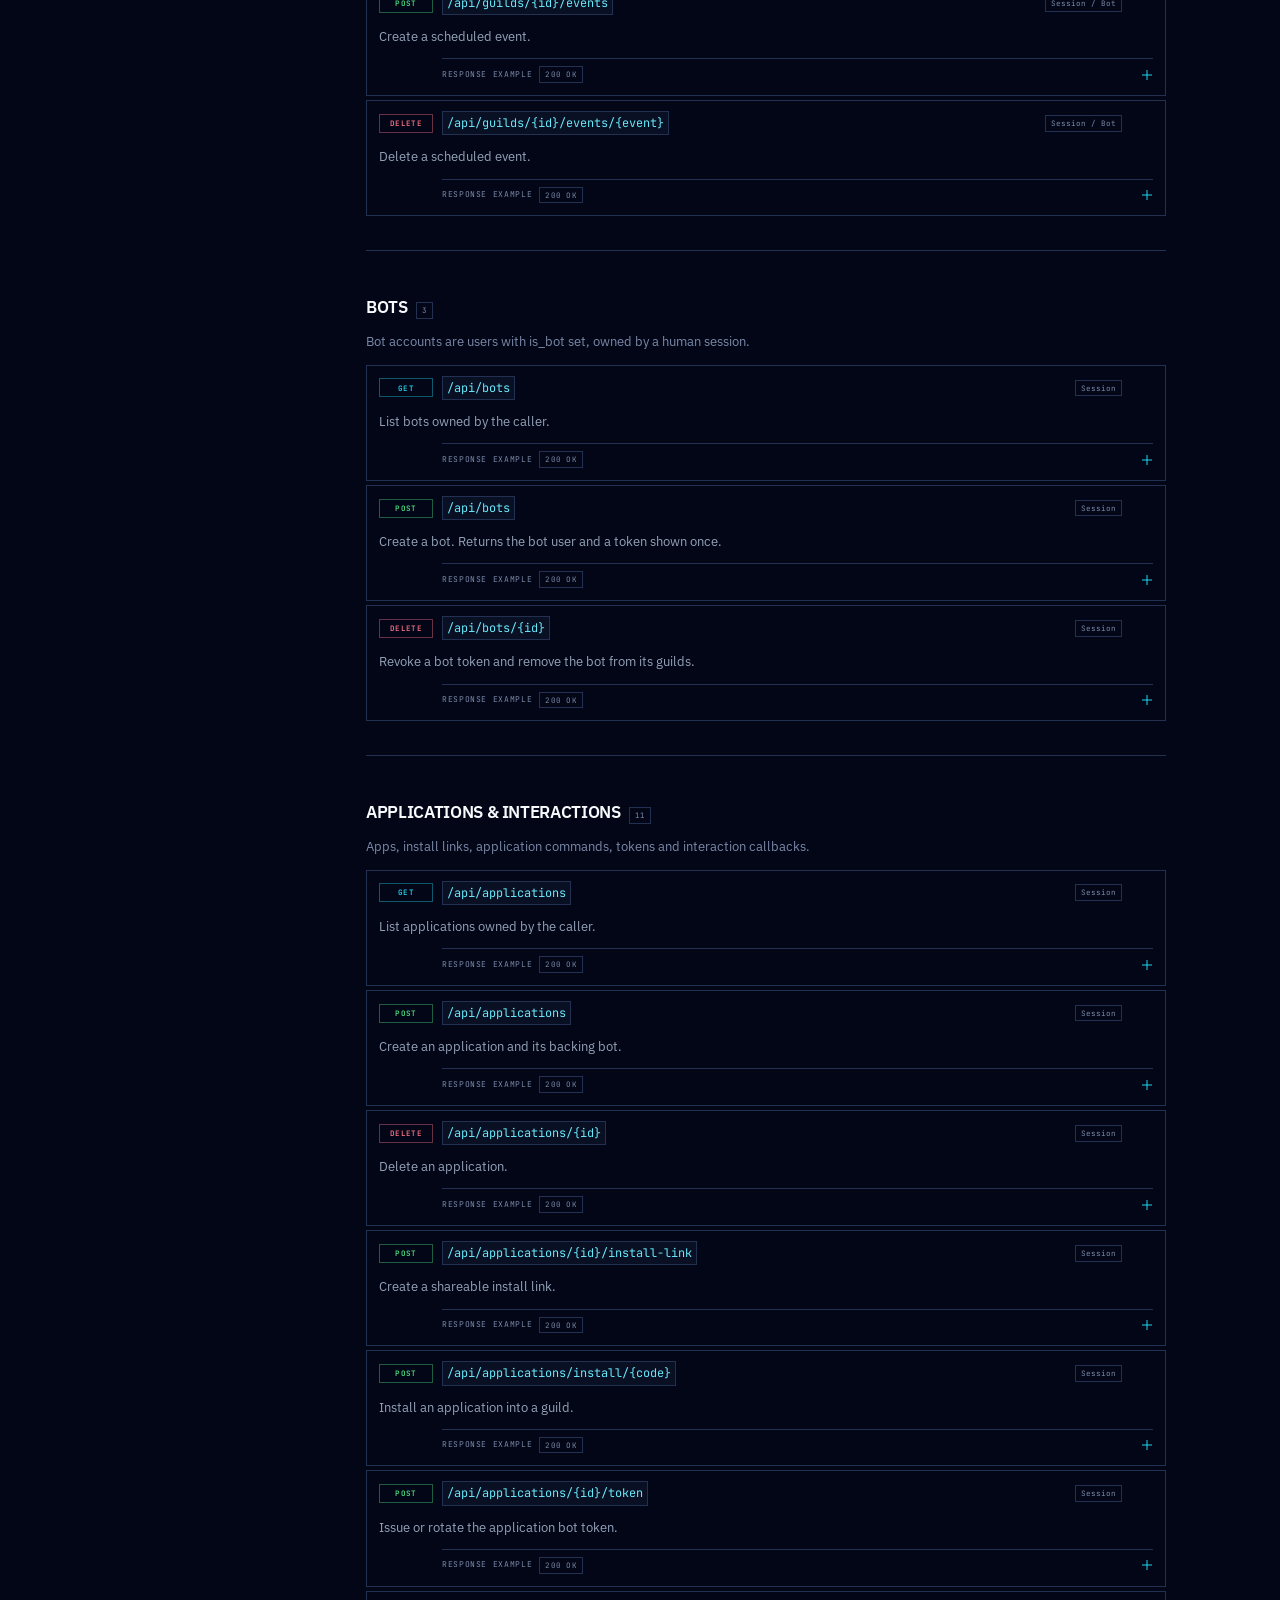
<file: docs/api-reference.html>
<!doctype html>
<html lang="en" data-theme="dark">
<head>
  <meta charset="utf-8">
  <meta name="viewport" content="width=device-width, initial-scale=1">
  <title>HTTP API reference — Runecord Developers</title>
  <meta name="description" content="Filter every native Runecord HTTP endpoint by method, resource and auth type.">
  <meta name="theme-color" content="#020617">
  <link rel="canonical" href="https://crauxzahard.github.io/Runecord-backend/api-reference.html">
  <link rel="icon" href="assets/img/favicon.svg" type="image/svg+xml">
  <link rel="apple-touch-icon" href="assets/img/icon-180.png">
  <link rel="preconnect" href="https://fonts.googleapis.com">
  <link rel="preconnect" href="https://fonts.gstatic.com" crossorigin>
  <link href="https://fonts.googleapis.com/css2?family=IBM+Plex+Sans:wght@400;500;600;700&family=JetBrains+Mono:wght@400;500;600;700&display=swap" rel="stylesheet">
  <link rel="stylesheet" href="assets/css/style.css">
  <script>
    (function () {
      try {
        if (localStorage.getItem('runecord-docs-theme') === 'light') {
          document.documentElement.setAttribute('data-theme', 'light');
        }
      } catch (e) {}
    })();
  </script>
</head>
<body>
  <a class="skip-link" href="#main">Skip to content</a>

  <header class="topbar">
    <div class="topbar-inner">
      <a class="brand" href="index.html" aria-label="Runecord Developers home">
        <img src="assets/img/logo.svg" width="34" height="34" alt="">
        <span>Runecord</span>
        <span class="brand-badge">Developers</span>
      </a>
      <nav class="topnav" aria-label="Primary navigation">
        <a href="getting-started.html">Docs</a>
        <a href="api-reference.html">API</a>
        <a href="gateway.html">Gateway</a>
        <a href="bots.html">Bots</a>
        <a href="discord-compat.html">Discord API</a>
      </nav>
      <div class="top-actions">
        <button class="search-trigger" type="button" data-search-open aria-label="Search documentation">
          <svg class="icon" aria-hidden="true"><use href="assets/img/icons.svg#i-search"/></svg>
          <span>Search docs</span><kbd>⌘K</kbd>
        </button>
        <button class="icon-btn theme-toggle" type="button" aria-label="Switch to light theme" title="Switch theme">
          <svg class="icon icon-sun" aria-hidden="true"><use href="assets/img/icons.svg#i-sun"/></svg>
          <svg class="icon icon-moon" aria-hidden="true"><use href="assets/img/icons.svg#i-moon"/></svg>
        </button>
        <a class="icon-btn" href="https://github.com/CrauxZahard/Runecord-backend" target="_blank" rel="noopener" aria-label="Backend repository on GitHub" title="Backend repository">
          <svg class="icon" aria-hidden="true"><use href="assets/img/icons.svg#i-github"/></svg>
        </a>
        <button class="icon-btn menu-btn" type="button" aria-label="Open documentation menu" aria-expanded="false" aria-controls="sidebar">
          <svg class="icon menu-open" aria-hidden="true"><use href="assets/img/icons.svg#i-menu"/></svg>
          <svg class="icon menu-close" aria-hidden="true"><use href="assets/img/icons.svg#i-close"/></svg>
        </button>
      </div>
    </div>
  </header>

  <div class="docs-shell">
    <aside class="sidebar" id="sidebar" aria-label="Documentation navigation">
      <div class="side-group">
        <p class="side-label">Start here</p>
        <a class="side-link" href="index.html">Overview</a>
        <a class="side-link" href="getting-started.html">Getting started</a>
        <a class="side-link" href="authentication.html">Authentication</a>
      </div>
      <div class="side-group">
        <p class="side-label">Reference</p>
        <a class="side-link" href="api-reference.html">HTTP API</a>
        <a class="side-link" href="gateway.html">Gateway</a>
        <a class="side-link" href="discord-compat.html">Discord-compatible API</a>
      </div>
      <div class="side-group">
        <p class="side-label">Build</p>
        <a class="side-link" href="bots.html">Bots &amp; apps</a>
        <a class="side-link" href="bots.html#webhooks">Webhooks</a>
        <a class="side-link" href="bots.html#interactions">Interactions</a>
      </div>
      <div class="side-group">
        <p class="side-label">More</p>
        <a class="side-link" href="../Runecord/">Runecord client</a>
        <a class="side-link" href="https://github.com/CrauxZahard/Runecord-backend" target="_blank" rel="noopener">
          Backend source
          <svg class="icon ext" aria-hidden="true"><use href="assets/img/icons.svg#i-external"/></svg>
        </a>
      </div>
      <div class="side-foot">
        <div class="status-line"><span class="status-dot"></span> Server v0.1.0 · local</div>
        <code>127.0.0.1:47800</code>
      </div>
    </aside>
    <div class="sidebar-backdrop"></div>

    <main class="doc-main" id="main">
      <div class="doc-grid">
        <article class="doc-content">
          <p class="doc-eyebrow">Reference</p>
          <h1>HTTP API reference.</h1>
          <p class="doc-lede">Every native route, grouped by resource. Filter by name, path or method. Open a row's response example to see the shape it returns. All routes speak JSON and authenticate with a session or bot token.</p>

          <div class="api-meta">
            <div><span>Base URL</span><strong>http://127.0.0.1:47800</strong></div>
            <div><span>Auth</span><strong>Bearer · Bot</strong></div>
            <div><span>Version</span><strong>0.1.0</strong></div>
          </div>

          <div class="callout is-info">
            <svg class="icon" aria-hidden="true"><use href="assets/img/icons.svg#i-info"/></svg>
            <div>
              <strong>Looking for Discord-shaped payloads?</strong>
              <p>The same server exposes a compatibility layer at <code>/api/v1</code> with string IDs, nested authors and Discord error codes. <a href="discord-compat.html">See the compatibility reference</a>.</p>
            </div>
          </div>

          <div class="api-toolbar">
            <label class="api-filter" for="api-filter">
              <svg class="icon" aria-hidden="true"><use href="assets/img/icons.svg#i-search"/></svg>
              <input id="api-filter" type="search" placeholder="Filter routes, methods or resources…" autocomplete="off" spellcheck="false">
              <span class="api-count" id="api-count">—</span>
            </label>
            <div class="api-chips" id="api-chips" aria-label="Filter by resource"></div>
          </div>

          <div id="api-groups">
            <p class="api-empty">Loading the endpoint index…</p>
          </div>

          <h2 id="conventions">Conventions</h2>
          <p><strong>IDs</strong> are signed 64-bit integers on the native API and appear as JSON numbers. The compatibility layer converts them to strings.</p>
          <p><strong>Timestamps</strong> are Unix milliseconds. The compatibility layer returns ISO-8601 strings instead.</p>
          <p><strong>Bodies</strong> are JSON with <code>Content-Type: application/json</code>, except uploads, which are multipart form data on the dedicated upload routes.</p>
          <p><strong>Pagination</strong> for messages uses <code>before</code>, <code>after</code>, <code>around</code> and <code>limit</code> query parameters. Member pages use an offset or cursor as returned by the guild detail.</p>
          <p><strong>Errors</strong> use the HTTP status plus a JSON body with an <code>error</code> string. See <a href="authentication.html#errors">Authentication → Errors</a> for the full table.</p>

          <div class="callout is-tip">
            <svg class="icon" aria-hidden="true"><use href="assets/img/icons.svg#i-info"/></svg>
            <div>
              <strong>Tip: copy a path</strong>
              <p>Hover a row and use the copy button to put the route on your clipboard. Filtering also accepts method names such as <code>POST</code> or resource names such as <code>webhook</code>.</p>
            </div>
          </div>
        </article>

        <aside class="toc" aria-label="On this page">
          <p class="toc-label">On this page</p>
          <nav class="toc-list" id="toc-list"></nav>
        </aside>
      </div>

      <footer class="doc-foot">
        <div class="doc-foot-inner">
          <span>© <span id="year">2026</span> Runecord · API v0.1.0</span>
          <div class="doc-foot-links">
            <a href="../Runecord/">Client site</a>
            <a href="https://github.com/CrauxZahard/Runecord-backend" target="_blank" rel="noopener">GitHub</a>
            <a href="discord-compat.html">Discord-compatible API</a>
          </div>
        </div>
      </footer>
    </main>
  </div>

  <dialog class="search-dialog" id="search-dialog" aria-label="Search documentation">
    <div class="search-top">
      <svg class="icon" aria-hidden="true"><use href="assets/img/icons.svg#i-search"/></svg>
      <input id="search-input" type="search" placeholder="Search docs, endpoints, events…" autocomplete="off" spellcheck="false">
      <button class="search-close" type="button" aria-label="Close search"><svg class="icon" aria-hidden="true"><use href="assets/img/icons.svg#i-close"/></svg></button>
    </div>
    <div class="search-results" id="search-results"></div>
    <div class="search-foot">
      <span><kbd>↑</kbd><kbd>↓</kbd> navigate</span>
      <span><kbd>↵</kbd> open</span>
      <span><kbd>esc</kbd> close</span>
    </div>
  </dialog>

  <div class="toast" id="toast" role="status" aria-live="polite"></div>

  <script src="assets/js/api-data.js"></script>
  <script src="assets/js/site.js"></script>
</body>
</html>
</file>
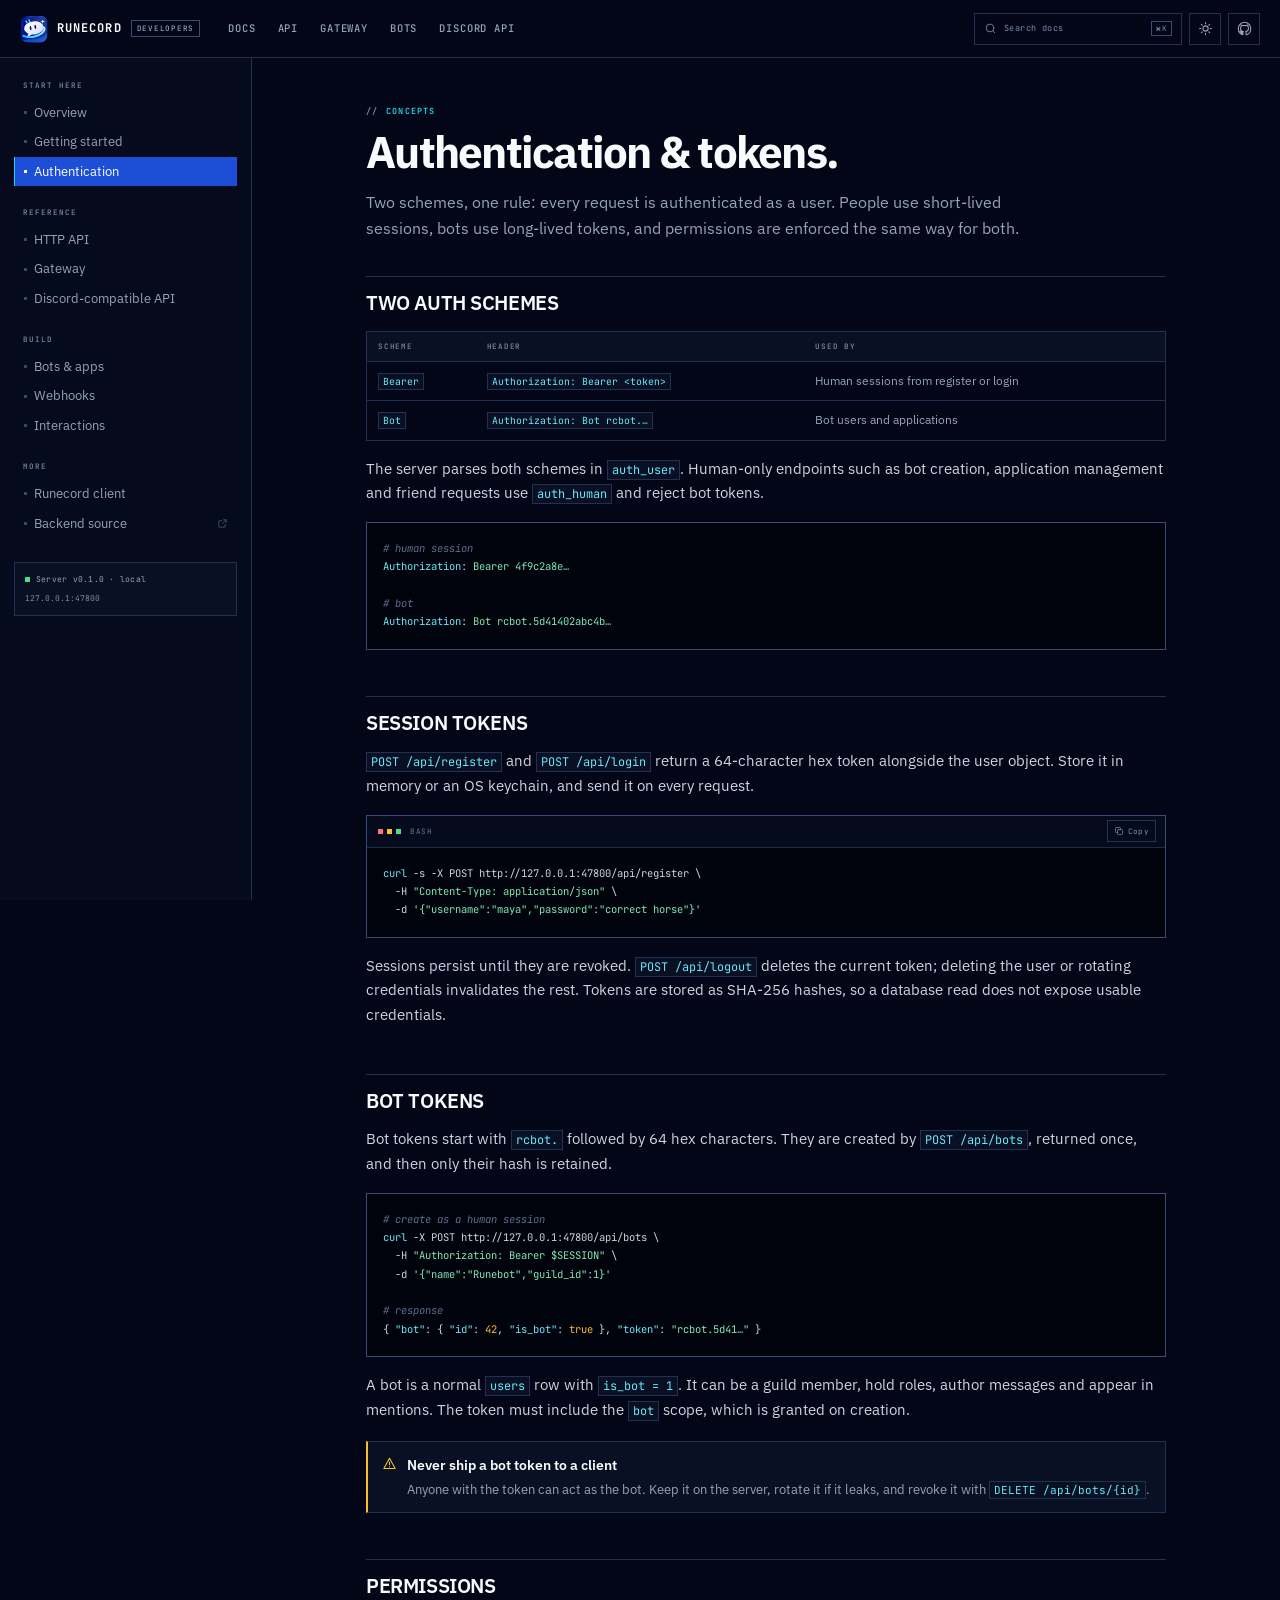
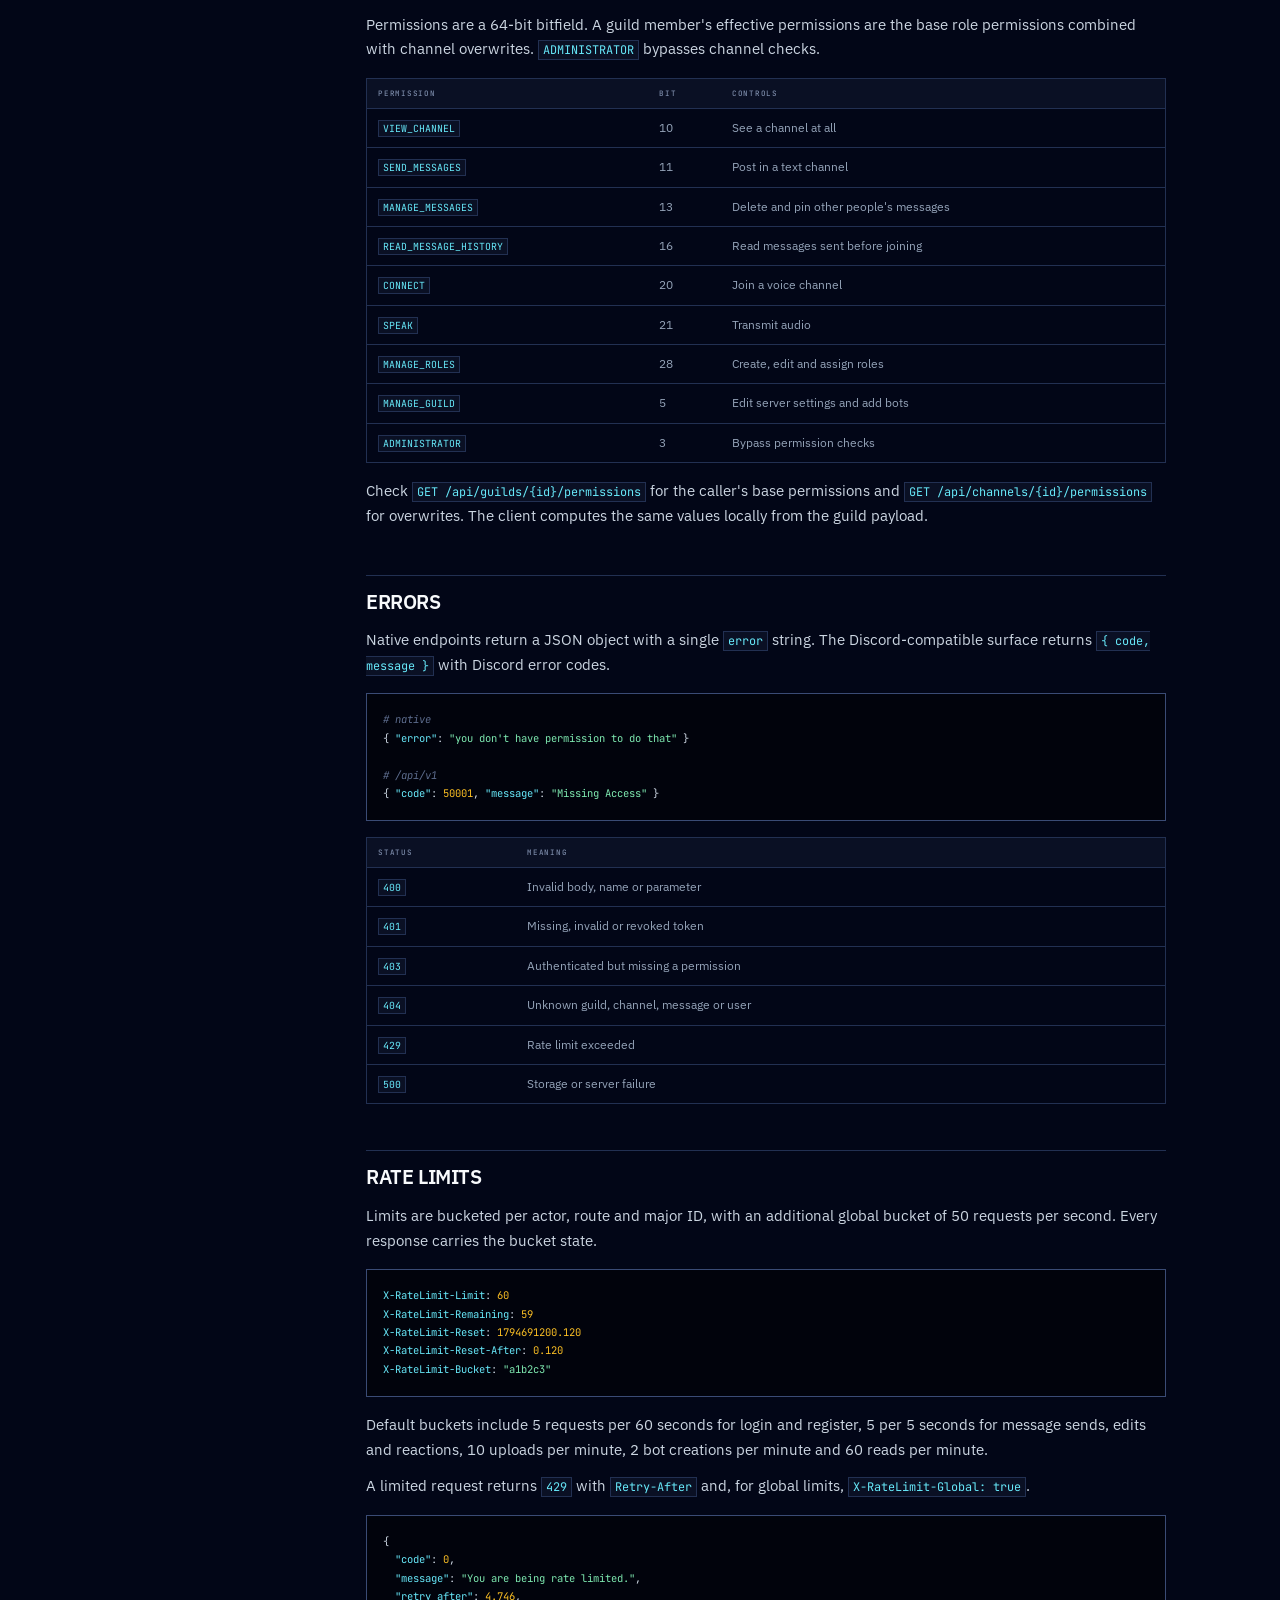
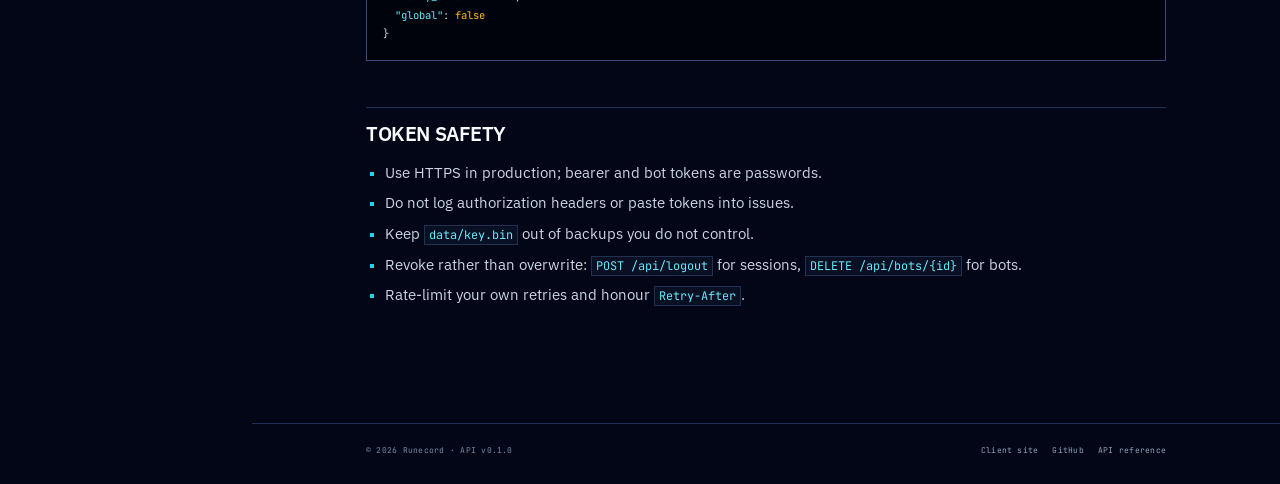
<file: docs/authentication.html>
<!doctype html>
<html lang="en" data-theme="dark">
<head>
  <meta charset="utf-8">
  <meta name="viewport" content="width=device-width, initial-scale=1">
  <title>Authentication — Runecord Developers</title>
  <meta name="description" content="Session and bot authentication, token formats, permissions, errors and rate limits for the Runecord API.">
  <meta name="theme-color" content="#020617">
  <link rel="canonical" href="https://crauxzahard.github.io/Runecord-backend/authentication.html">
  <link rel="icon" href="assets/img/favicon.svg" type="image/svg+xml">
  <link rel="apple-touch-icon" href="assets/img/icon-180.png">
  <link rel="preconnect" href="https://fonts.googleapis.com">
  <link rel="preconnect" href="https://fonts.gstatic.com" crossorigin>
  <link href="https://fonts.googleapis.com/css2?family=IBM+Plex+Sans:wght@400;500;600;700&family=JetBrains+Mono:wght@400;500;600;700&display=swap" rel="stylesheet">
  <link rel="stylesheet" href="assets/css/style.css">
  <script>
    (function () {
      try {
        if (localStorage.getItem('runecord-docs-theme') === 'light') {
          document.documentElement.setAttribute('data-theme', 'light');
        }
      } catch (e) {}
    })();
  </script>
</head>
<body>
  <a class="skip-link" href="#main">Skip to content</a>

  <header class="topbar">
    <div class="topbar-inner">
      <a class="brand" href="index.html" aria-label="Runecord Developers home">
        <img src="assets/img/logo.svg" width="34" height="34" alt="">
        <span>Runecord</span>
        <span class="brand-badge">Developers</span>
      </a>
      <nav class="topnav" aria-label="Primary navigation">
        <a href="getting-started.html">Docs</a>
        <a href="api-reference.html">API</a>
        <a href="gateway.html">Gateway</a>
        <a href="bots.html">Bots</a>
        <a href="discord-compat.html">Discord API</a>
      </nav>
      <div class="top-actions">
        <button class="search-trigger" type="button" data-search-open aria-label="Search documentation">
          <svg class="icon" aria-hidden="true"><use href="assets/img/icons.svg#i-search"/></svg>
          <span>Search docs</span><kbd>⌘K</kbd>
        </button>
        <button class="icon-btn theme-toggle" type="button" aria-label="Switch to light theme" title="Switch theme">
          <svg class="icon icon-sun" aria-hidden="true"><use href="assets/img/icons.svg#i-sun"/></svg>
          <svg class="icon icon-moon" aria-hidden="true"><use href="assets/img/icons.svg#i-moon"/></svg>
        </button>
        <a class="icon-btn" href="https://github.com/CrauxZahard/Runecord-backend" target="_blank" rel="noopener" aria-label="Backend repository on GitHub" title="Backend repository">
          <svg class="icon" aria-hidden="true"><use href="assets/img/icons.svg#i-github"/></svg>
        </a>
        <button class="icon-btn menu-btn" type="button" aria-label="Open documentation menu" aria-expanded="false" aria-controls="sidebar">
          <svg class="icon menu-open" aria-hidden="true"><use href="assets/img/icons.svg#i-menu"/></svg>
          <svg class="icon menu-close" aria-hidden="true"><use href="assets/img/icons.svg#i-close"/></svg>
        </button>
      </div>
    </div>
  </header>

  <div class="docs-shell">
    <aside class="sidebar" id="sidebar" aria-label="Documentation navigation">
      <div class="side-group">
        <p class="side-label">Start here</p>
        <a class="side-link" href="index.html">Overview</a>
        <a class="side-link" href="getting-started.html">Getting started</a>
        <a class="side-link" href="authentication.html">Authentication</a>
      </div>
      <div class="side-group">
        <p class="side-label">Reference</p>
        <a class="side-link" href="api-reference.html">HTTP API</a>
        <a class="side-link" href="gateway.html">Gateway</a>
        <a class="side-link" href="discord-compat.html">Discord-compatible API</a>
      </div>
      <div class="side-group">
        <p class="side-label">Build</p>
        <a class="side-link" href="bots.html">Bots &amp; apps</a>
        <a class="side-link" href="bots.html#webhooks">Webhooks</a>
        <a class="side-link" href="bots.html#interactions">Interactions</a>
      </div>
      <div class="side-group">
        <p class="side-label">More</p>
        <a class="side-link" href="../Runecord/">Runecord client</a>
        <a class="side-link" href="https://github.com/CrauxZahard/Runecord-backend" target="_blank" rel="noopener">
          Backend source
          <svg class="icon ext" aria-hidden="true"><use href="assets/img/icons.svg#i-external"/></svg>
        </a>
      </div>
      <div class="side-foot">
        <div class="status-line"><span class="status-dot"></span> Server v0.1.0 · local</div>
        <code>127.0.0.1:47800</code>
      </div>
    </aside>
    <div class="sidebar-backdrop"></div>

    <main class="doc-main" id="main">
      <div class="doc-grid">
        <article class="doc-content">
          <p class="doc-eyebrow">Concepts</p>
          <h1>Authentication &amp; tokens.</h1>
          <p class="doc-lede">Two schemes, one rule: every request is authenticated as a user. People use short-lived sessions, bots use long-lived tokens, and permissions are enforced the same way for both.</p>

          <h2 id="schemes">Two auth schemes</h2>
          <div class="table-wrap">
            <table>
              <thead><tr><th>Scheme</th><th>Header</th><th>Used by</th></tr></thead>
              <tbody>
                <tr><td><code>Bearer</code></td><td><code>Authorization: Bearer &lt;token&gt;</code></td><td>Human sessions from register or login</td></tr>
                <tr><td><code>Bot</code></td><td><code>Authorization: Bot rcbot.…</code></td><td>Bot users and applications</td></tr>
              </tbody>
            </table>
          </div>

          <p>The server parses both schemes in <code>auth_user</code>. Human-only endpoints such as bot creation, application management and friend requests use <code>auth_human</code> and reject bot tokens.</p>

          <div class="code no-top">
            <pre><code><span class="tok-c"># human session</span>
<span class="tok-p">Authorization</span>: <span class="tok-s">Bearer 4f9c2a8e…</span>

<span class="tok-c"># bot</span>
<span class="tok-p">Authorization</span>: <span class="tok-s">Bot rcbot.5d41402abc4b…</span></code></pre>
          </div>

          <h2 id="sessions">Session tokens</h2>
          <p><code>POST /api/register</code> and <code>POST /api/login</code> return a 64-character hex token alongside the user object. Store it in memory or an OS keychain, and send it on every request.</p>

          <div class="code">
            <div class="code-top">
              <span class="code-dots" aria-hidden="true"><i></i><i></i><i></i></span>
              <span class="code-lang">bash</span>
              <button class="copy-btn" type="button"><svg class="icon" aria-hidden="true"><use href="assets/img/icons.svg#i-copy"/></svg><span class="copy-label">Copy</span></button>
            </div>
            <pre><code><span class="tok-p">curl</span> -s -X POST http://127.0.0.1:47800/api/register \
  -H <span class="tok-s">"Content-Type: application/json"</span> \
  -d <span class="tok-s">'{"username":"maya","password":"correct horse"}'</span></code></pre>
          </div>

          <p>Sessions persist until they are revoked. <code>POST /api/logout</code> deletes the current token; deleting the user or rotating credentials invalidates the rest. Tokens are stored as SHA-256 hashes, so a database read does not expose usable credentials.</p>

          <h2 id="bot-tokens">Bot tokens</h2>
          <p>Bot tokens start with <code>rcbot.</code> followed by 64 hex characters. They are created by <code>POST /api/bots</code>, returned once, and then only their hash is retained.</p>

          <div class="code no-top">
            <pre><code><span class="tok-c"># create as a human session</span>
<span class="tok-p">curl</span> -X POST http://127.0.0.1:47800/api/bots \
  -H <span class="tok-s">"Authorization: Bearer $SESSION"</span> \
  -d <span class="tok-s">'{"name":"Runebot","guild_id":1}'</span>

<span class="tok-c"># response</span>
{ <span class="tok-p">"bot"</span>: { <span class="tok-p">"id"</span>: <span class="tok-n">42</span>, <span class="tok-p">"is_bot"</span>: <span class="tok-b">true</span> }, <span class="tok-p">"token"</span>: <span class="tok-s">"rcbot.5d41…"</span> }</code></pre>
          </div>

          <p>A bot is a normal <code>users</code> row with <code>is_bot = 1</code>. It can be a guild member, hold roles, author messages and appear in mentions. The token must include the <code>bot</code> scope, which is granted on creation.</p>

          <div class="callout is-warn">
            <svg class="icon" aria-hidden="true"><use href="assets/img/icons.svg#i-warning"/></svg>
            <div>
              <strong>Never ship a bot token to a client</strong>
              <p>Anyone with the token can act as the bot. Keep it on the server, rotate it if it leaks, and revoke it with <code>DELETE /api/bots/{id}</code>.</p>
            </div>
          </div>

          <h2 id="permissions">Permissions</h2>
          <p>Permissions are a 64-bit bitfield. A guild member's effective permissions are the base role permissions combined with channel overwrites. <code>ADMINISTRATOR</code> bypasses channel checks.</p>

          <div class="table-wrap">
            <table>
              <thead><tr><th>Permission</th><th>Bit</th><th>Controls</th></tr></thead>
              <tbody>
                <tr><td><code>VIEW_CHANNEL</code></td><td>10</td><td>See a channel at all</td></tr>
                <tr><td><code>SEND_MESSAGES</code></td><td>11</td><td>Post in a text channel</td></tr>
                <tr><td><code>MANAGE_MESSAGES</code></td><td>13</td><td>Delete and pin other people's messages</td></tr>
                <tr><td><code>READ_MESSAGE_HISTORY</code></td><td>16</td><td>Read messages sent before joining</td></tr>
                <tr><td><code>CONNECT</code></td><td>20</td><td>Join a voice channel</td></tr>
                <tr><td><code>SPEAK</code></td><td>21</td><td>Transmit audio</td></tr>
                <tr><td><code>MANAGE_ROLES</code></td><td>28</td><td>Create, edit and assign roles</td></tr>
                <tr><td><code>MANAGE_GUILD</code></td><td>5</td><td>Edit server settings and add bots</td></tr>
                <tr><td><code>ADMINISTRATOR</code></td><td>3</td><td>Bypass permission checks</td></tr>
              </tbody>
            </table>
          </div>

          <p>Check <code>GET /api/guilds/{id}/permissions</code> for the caller's base permissions and <code>GET /api/channels/{id}/permissions</code> for overwrites. The client computes the same values locally from the guild payload.</p>

          <h2 id="errors">Errors</h2>
          <p>Native endpoints return a JSON object with a single <code>error</code> string. The Discord-compatible surface returns <code>{ code, message }</code> with Discord error codes.</p>

          <div class="code no-top">
            <pre><code><span class="tok-c"># native</span>
{ <span class="tok-p">"error"</span>: <span class="tok-s">"you don't have permission to do that"</span> }

<span class="tok-c"># /api/v1</span>
{ <span class="tok-p">"code"</span>: <span class="tok-n">50001</span>, <span class="tok-p">"message"</span>: <span class="tok-s">"Missing Access"</span> }</code></pre>
          </div>

          <div class="table-wrap">
            <table>
              <thead><tr><th>Status</th><th>Meaning</th></tr></thead>
              <tbody>
                <tr><td><code>400</code></td><td>Invalid body, name or parameter</td></tr>
                <tr><td><code>401</code></td><td>Missing, invalid or revoked token</td></tr>
                <tr><td><code>403</code></td><td>Authenticated but missing a permission</td></tr>
                <tr><td><code>404</code></td><td>Unknown guild, channel, message or user</td></tr>
                <tr><td><code>429</code></td><td>Rate limit exceeded</td></tr>
                <tr><td><code>500</code></td><td>Storage or server failure</td></tr>
              </tbody>
            </table>
          </div>

          <h2 id="rate-limits">Rate limits</h2>
          <p>Limits are bucketed per actor, route and major ID, with an additional global bucket of 50 requests per second. Every response carries the bucket state.</p>

          <div class="code no-top">
            <pre><code><span class="tok-p">X-RateLimit-Limit</span>: <span class="tok-n">60</span>
<span class="tok-p">X-RateLimit-Remaining</span>: <span class="tok-n">59</span>
<span class="tok-p">X-RateLimit-Reset</span>: <span class="tok-n">1794691200.120</span>
<span class="tok-p">X-RateLimit-Reset-After</span>: <span class="tok-n">0.120</span>
<span class="tok-p">X-RateLimit-Bucket</span>: <span class="tok-s">"a1b2c3"</span></code></pre>
          </div>

          <p>Default buckets include 5 requests per 60 seconds for login and register, 5 per 5 seconds for message sends, edits and reactions, 10 uploads per minute, 2 bot creations per minute and 60 reads per minute.</p>

          <p>A limited request returns <code>429</code> with <code>Retry-After</code> and, for global limits, <code>X-RateLimit-Global: true</code>.</p>

          <div class="code no-top">
            <pre><code>{
  <span class="tok-p">"code"</span>: <span class="tok-n">0</span>,
  <span class="tok-p">"message"</span>: <span class="tok-s">"You are being rate limited."</span>,
  <span class="tok-p">"retry_after"</span>: <span class="tok-n">4.746</span>,
  <span class="tok-p">"global"</span>: <span class="tok-b">false</span>
}</code></pre>
          </div>

          <h2 id="safety">Token safety</h2>
          <ul>
            <li>Use HTTPS in production; bearer and bot tokens are passwords.</li>
            <li>Do not log authorization headers or paste tokens into issues.</li>
            <li>Keep <code>data/key.bin</code> out of backups you do not control.</li>
            <li>Revoke rather than overwrite: <code>POST /api/logout</code> for sessions, <code>DELETE /api/bots/{id}</code> for bots.</li>
            <li>Rate-limit your own retries and honour <code>Retry-After</code>.</li>
          </ul>
        </article>

        <aside class="toc" aria-label="On this page">
          <p class="toc-label">On this page</p>
          <nav class="toc-list" id="toc-list"></nav>
        </aside>
      </div>

      <footer class="doc-foot">
        <div class="doc-foot-inner">
          <span>© <span id="year">2026</span> Runecord · API v0.1.0</span>
          <div class="doc-foot-links">
            <a href="../Runecord/">Client site</a>
            <a href="https://github.com/CrauxZahard/Runecord-backend" target="_blank" rel="noopener">GitHub</a>
            <a href="api-reference.html">API reference</a>
          </div>
        </div>
      </footer>
    </main>
  </div>

  <dialog class="search-dialog" id="search-dialog" aria-label="Search documentation">
    <div class="search-top">
      <svg class="icon" aria-hidden="true"><use href="assets/img/icons.svg#i-search"/></svg>
      <input id="search-input" type="search" placeholder="Search docs, endpoints, events…" autocomplete="off" spellcheck="false">
      <button class="search-close" type="button" aria-label="Close search"><svg class="icon" aria-hidden="true"><use href="assets/img/icons.svg#i-close"/></svg></button>
    </div>
    <div class="search-results" id="search-results"></div>
    <div class="search-foot">
      <span><kbd>↑</kbd><kbd>↓</kbd> navigate</span>
      <span><kbd>↵</kbd> open</span>
      <span><kbd>esc</kbd> close</span>
    </div>
  </dialog>

  <div class="toast" id="toast" role="status" aria-live="polite"></div>

  <script src="assets/js/api-data.js"></script>
  <script src="assets/js/site.js"></script>
</body>
</html>
</file>
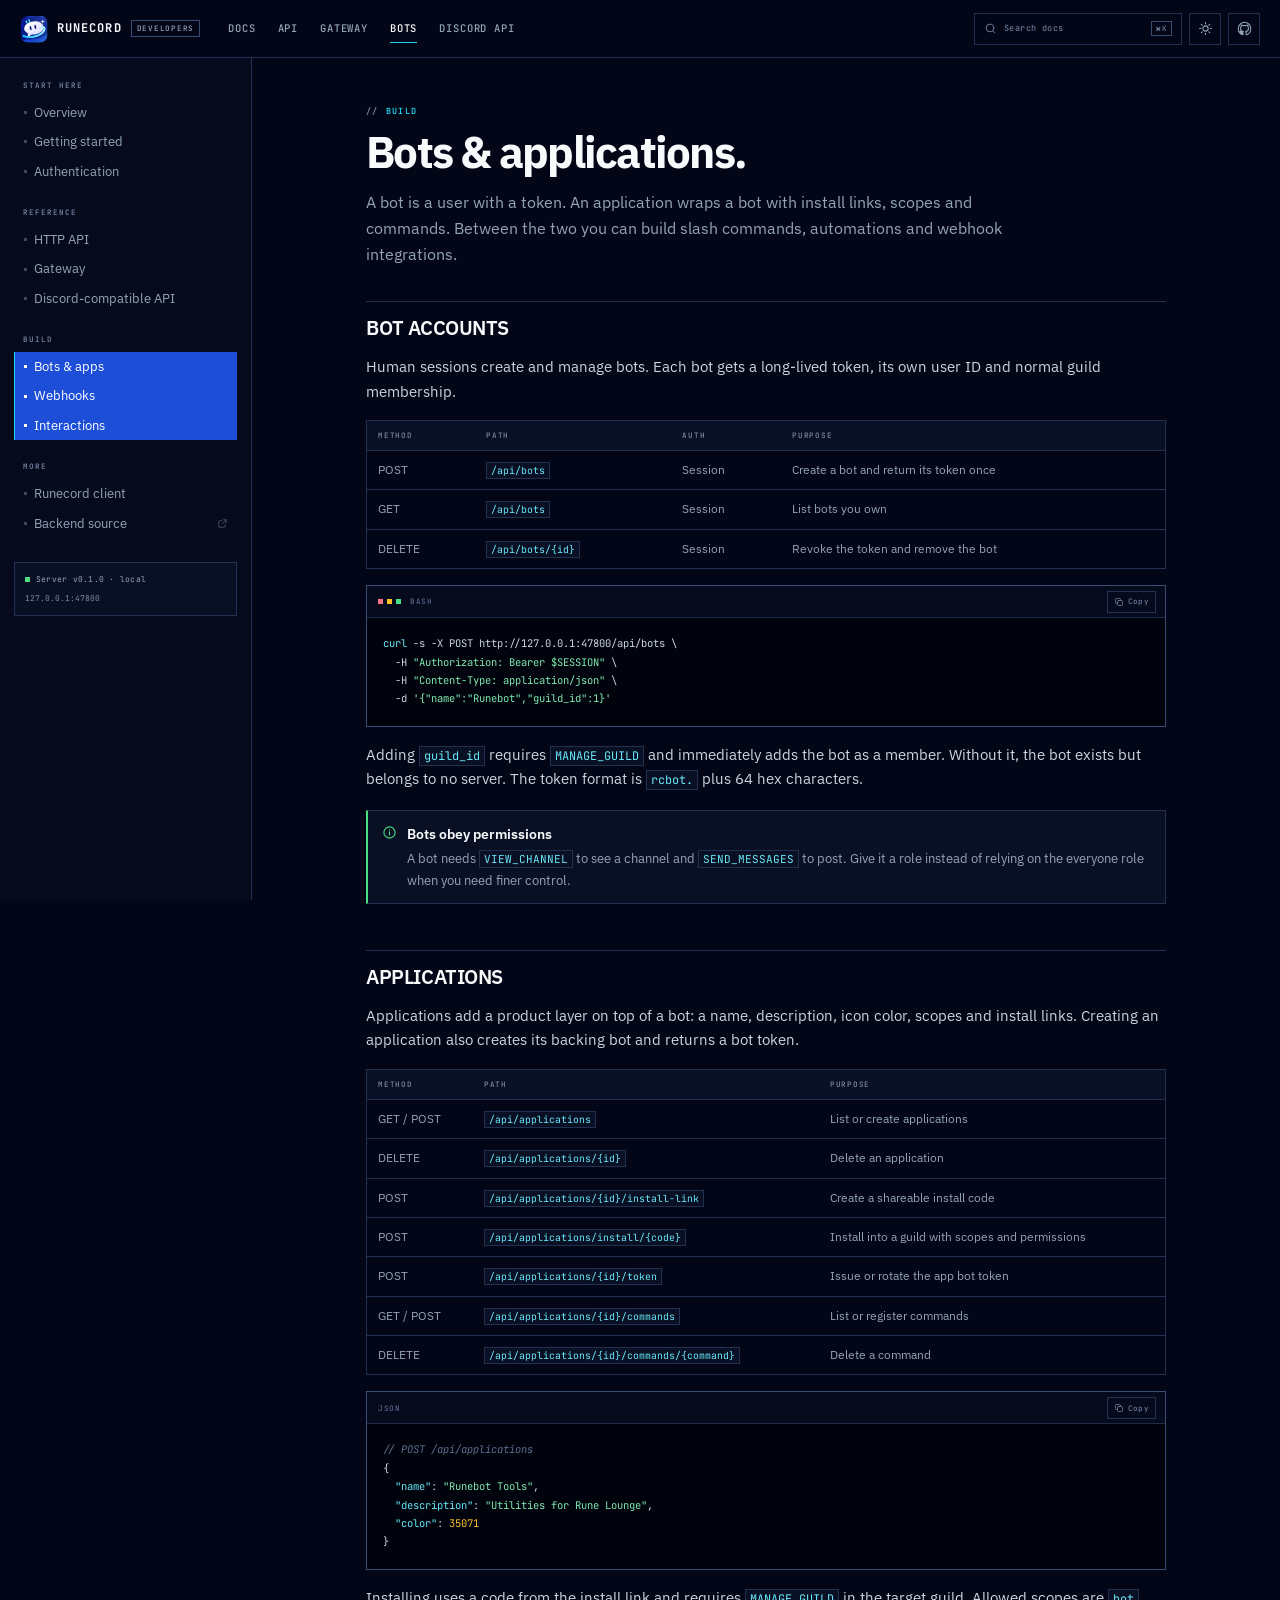
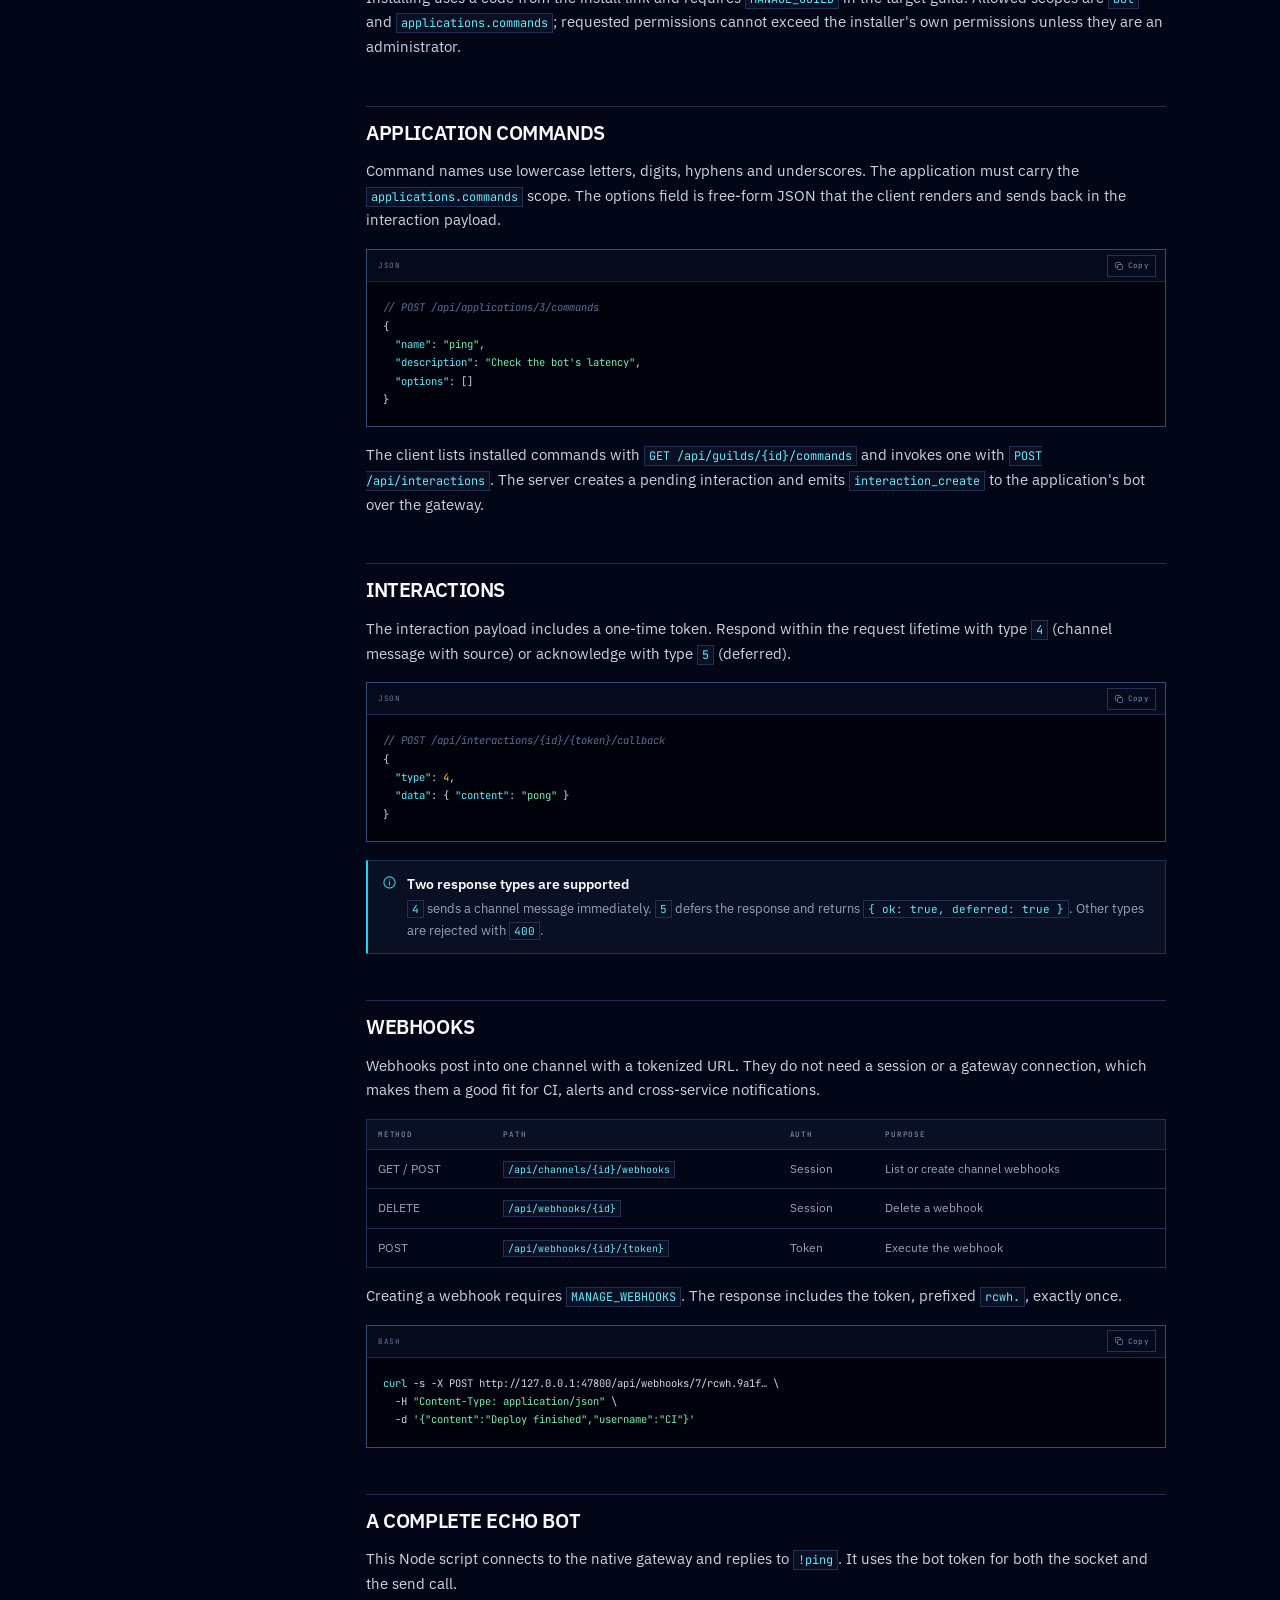
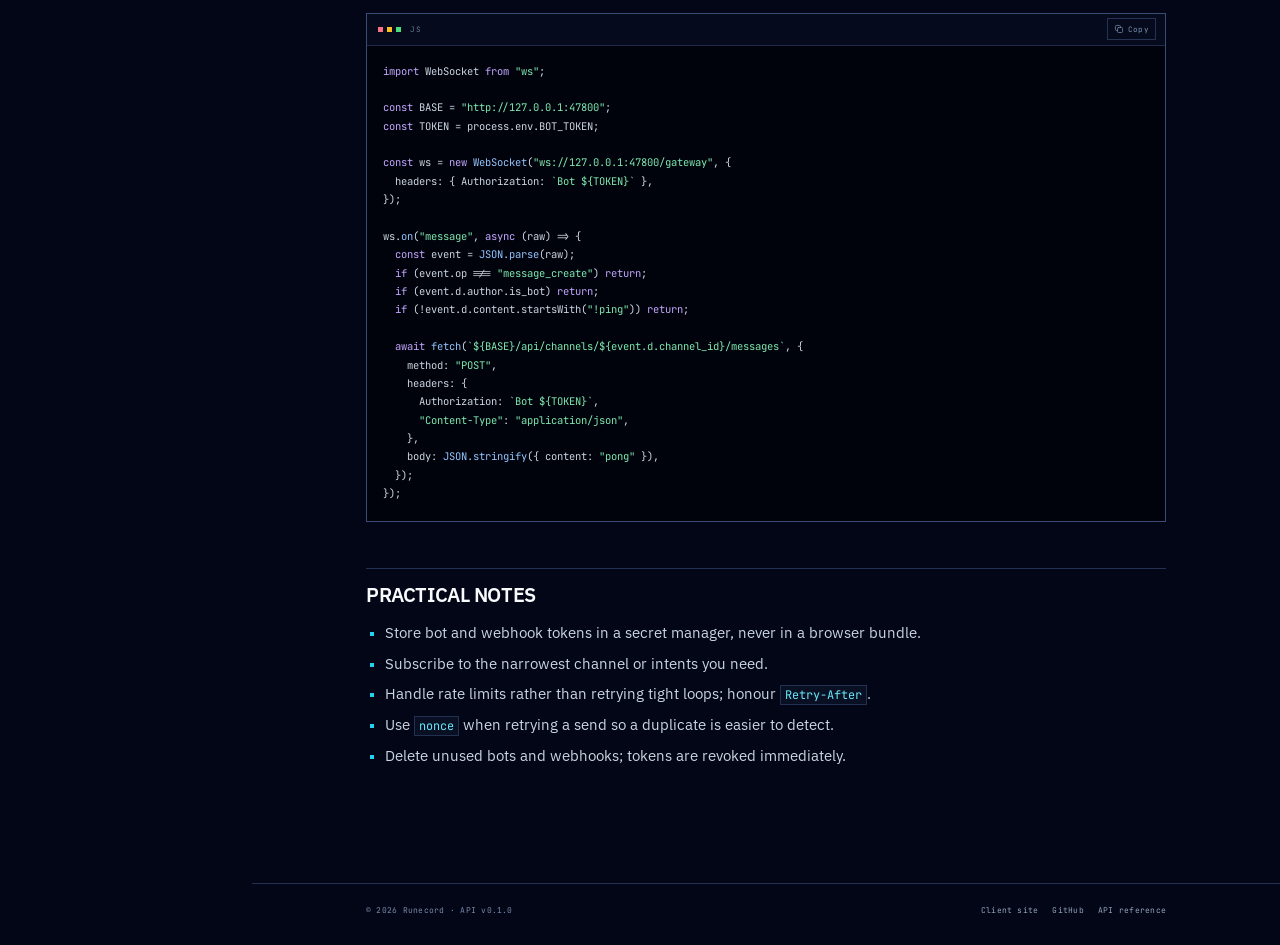
<file: docs/bots.html>
<!doctype html>
<html lang="en" data-theme="dark">
<head>
  <meta charset="utf-8">
  <meta name="viewport" content="width=device-width, initial-scale=1">
  <title>Bots &amp; applications — Runecord Developers</title>
  <meta name="description" content="Create Runecord bots, manage applications, register commands, respond to interactions and execute webhooks.">
  <meta name="theme-color" content="#020617">
  <link rel="canonical" href="https://crauxzahard.github.io/Runecord-backend/bots.html">
  <link rel="icon" href="assets/img/favicon.svg" type="image/svg+xml">
  <link rel="apple-touch-icon" href="assets/img/icon-180.png">
  <link rel="preconnect" href="https://fonts.googleapis.com">
  <link rel="preconnect" href="https://fonts.gstatic.com" crossorigin>
  <link href="https://fonts.googleapis.com/css2?family=IBM+Plex+Sans:wght@400;500;600;700&family=JetBrains+Mono:wght@400;500;600;700&display=swap" rel="stylesheet">
  <link rel="stylesheet" href="assets/css/style.css">
  <script>
    (function () {
      try {
        if (localStorage.getItem('runecord-docs-theme') === 'light') {
          document.documentElement.setAttribute('data-theme', 'light');
        }
      } catch (e) {}
    })();
  </script>
</head>
<body>
  <a class="skip-link" href="#main">Skip to content</a>

  <header class="topbar">
    <div class="topbar-inner">
      <a class="brand" href="index.html" aria-label="Runecord Developers home">
        <img src="assets/img/logo.svg" width="34" height="34" alt="">
        <span>Runecord</span>
        <span class="brand-badge">Developers</span>
      </a>
      <nav class="topnav" aria-label="Primary navigation">
        <a href="getting-started.html">Docs</a>
        <a href="api-reference.html">API</a>
        <a href="gateway.html">Gateway</a>
        <a href="bots.html">Bots</a>
        <a href="discord-compat.html">Discord API</a>
      </nav>
      <div class="top-actions">
        <button class="search-trigger" type="button" data-search-open aria-label="Search documentation">
          <svg class="icon" aria-hidden="true"><use href="assets/img/icons.svg#i-search"/></svg>
          <span>Search docs</span><kbd>⌘K</kbd>
        </button>
        <button class="icon-btn theme-toggle" type="button" aria-label="Switch to light theme" title="Switch theme">
          <svg class="icon icon-sun" aria-hidden="true"><use href="assets/img/icons.svg#i-sun"/></svg>
          <svg class="icon icon-moon" aria-hidden="true"><use href="assets/img/icons.svg#i-moon"/></svg>
        </button>
        <a class="icon-btn" href="https://github.com/CrauxZahard/Runecord-backend" target="_blank" rel="noopener" aria-label="Backend repository on GitHub" title="Backend repository">
          <svg class="icon" aria-hidden="true"><use href="assets/img/icons.svg#i-github"/></svg>
        </a>
        <button class="icon-btn menu-btn" type="button" aria-label="Open documentation menu" aria-expanded="false" aria-controls="sidebar">
          <svg class="icon menu-open" aria-hidden="true"><use href="assets/img/icons.svg#i-menu"/></svg>
          <svg class="icon menu-close" aria-hidden="true"><use href="assets/img/icons.svg#i-close"/></svg>
        </button>
      </div>
    </div>
  </header>

  <div class="docs-shell">
    <aside class="sidebar" id="sidebar" aria-label="Documentation navigation">
      <div class="side-group">
        <p class="side-label">Start here</p>
        <a class="side-link" href="index.html">Overview</a>
        <a class="side-link" href="getting-started.html">Getting started</a>
        <a class="side-link" href="authentication.html">Authentication</a>
      </div>
      <div class="side-group">
        <p class="side-label">Reference</p>
        <a class="side-link" href="api-reference.html">HTTP API</a>
        <a class="side-link" href="gateway.html">Gateway</a>
        <a class="side-link" href="discord-compat.html">Discord-compatible API</a>
      </div>
      <div class="side-group">
        <p class="side-label">Build</p>
        <a class="side-link" href="bots.html">Bots &amp; apps</a>
        <a class="side-link" href="bots.html#webhooks">Webhooks</a>
        <a class="side-link" href="bots.html#interactions">Interactions</a>
      </div>
      <div class="side-group">
        <p class="side-label">More</p>
        <a class="side-link" href="../Runecord/">Runecord client</a>
        <a class="side-link" href="https://github.com/CrauxZahard/Runecord-backend" target="_blank" rel="noopener">
          Backend source
          <svg class="icon ext" aria-hidden="true"><use href="assets/img/icons.svg#i-external"/></svg>
        </a>
      </div>
      <div class="side-foot">
        <div class="status-line"><span class="status-dot"></span> Server v0.1.0 · local</div>
        <code>127.0.0.1:47800</code>
      </div>
    </aside>
    <div class="sidebar-backdrop"></div>

    <main class="doc-main" id="main">
      <div class="doc-grid">
        <article class="doc-content">
          <p class="doc-eyebrow">Build</p>
          <h1>Bots &amp; applications.</h1>
          <p class="doc-lede">A bot is a user with a token. An application wraps a bot with install links, scopes and commands. Between the two you can build slash commands, automations and webhook integrations.</p>

          <h2 id="bot-accounts">Bot accounts</h2>
          <p>Human sessions create and manage bots. Each bot gets a long-lived token, its own user ID and normal guild membership.</p>

          <div class="table-wrap">
            <table>
              <thead><tr><th>Method</th><th>Path</th><th>Auth</th><th>Purpose</th></tr></thead>
              <tbody>
                <tr><td>POST</td><td><code>/api/bots</code></td><td>Session</td><td>Create a bot and return its token once</td></tr>
                <tr><td>GET</td><td><code>/api/bots</code></td><td>Session</td><td>List bots you own</td></tr>
                <tr><td>DELETE</td><td><code>/api/bots/{id}</code></td><td>Session</td><td>Revoke the token and remove the bot</td></tr>
              </tbody>
            </table>
          </div>

          <div class="code">
            <div class="code-top">
              <span class="code-dots" aria-hidden="true"><i></i><i></i><i></i></span>
              <span class="code-lang">bash</span>
              <button class="copy-btn" type="button"><svg class="icon" aria-hidden="true"><use href="assets/img/icons.svg#i-copy"/></svg><span class="copy-label">Copy</span></button>
            </div>
            <pre><code><span class="tok-p">curl</span> -s -X POST http://127.0.0.1:47800/api/bots \
  -H <span class="tok-s">"Authorization: Bearer $SESSION"</span> \
  -H <span class="tok-s">"Content-Type: application/json"</span> \
  -d <span class="tok-s">'{"name":"Runebot","guild_id":1}'</span></code></pre>
          </div>

          <p>Adding <code>guild_id</code> requires <code>MANAGE_GUILD</code> and immediately adds the bot as a member. Without it, the bot exists but belongs to no server. The token format is <code>rcbot.</code> plus 64 hex characters.</p>

          <div class="callout is-tip">
            <svg class="icon" aria-hidden="true"><use href="assets/img/icons.svg#i-info"/></svg>
            <div>
              <strong>Bots obey permissions</strong>
              <p>A bot needs <code>VIEW_CHANNEL</code> to see a channel and <code>SEND_MESSAGES</code> to post. Give it a role instead of relying on the everyone role when you need finer control.</p>
            </div>
          </div>

          <h2 id="applications">Applications</h2>
          <p>Applications add a product layer on top of a bot: a name, description, icon color, scopes and install links. Creating an application also creates its backing bot and returns a bot token.</p>

          <div class="table-wrap">
            <table>
              <thead><tr><th>Method</th><th>Path</th><th>Purpose</th></tr></thead>
              <tbody>
                <tr><td>GET / POST</td><td><code>/api/applications</code></td><td>List or create applications</td></tr>
                <tr><td>DELETE</td><td><code>/api/applications/{id}</code></td><td>Delete an application</td></tr>
                <tr><td>POST</td><td><code>/api/applications/{id}/install-link</code></td><td>Create a shareable install code</td></tr>
                <tr><td>POST</td><td><code>/api/applications/install/{code}</code></td><td>Install into a guild with scopes and permissions</td></tr>
                <tr><td>POST</td><td><code>/api/applications/{id}/token</code></td><td>Issue or rotate the app bot token</td></tr>
                <tr><td>GET / POST</td><td><code>/api/applications/{id}/commands</code></td><td>List or register commands</td></tr>
                <tr><td>DELETE</td><td><code>/api/applications/{id}/commands/{command}</code></td><td>Delete a command</td></tr>
              </tbody>
            </table>
          </div>

          <div class="code">
            <div class="code-top"><span class="code-lang">json</span><button class="copy-btn" type="button"><svg class="icon" aria-hidden="true"><use href="assets/img/icons.svg#i-copy"/></svg><span class="copy-label">Copy</span></button></div>
            <pre><code><span class="tok-c">// POST /api/applications</span>
{
  <span class="tok-p">"name"</span>: <span class="tok-s">"Runebot Tools"</span>,
  <span class="tok-p">"description"</span>: <span class="tok-s">"Utilities for Rune Lounge"</span>,
  <span class="tok-p">"color"</span>: <span class="tok-n">35071</span>
}</code></pre>
          </div>

          <p>Installing uses a code from the install link and requires <code>MANAGE_GUILD</code> in the target guild. Allowed scopes are <code>bot</code> and <code>applications.commands</code>; requested permissions cannot exceed the installer's own permissions unless they are an administrator.</p>

          <h2 id="commands">Application commands</h2>
          <p>Command names use lowercase letters, digits, hyphens and underscores. The application must carry the <code>applications.commands</code> scope. The options field is free-form JSON that the client renders and sends back in the interaction payload.</p>

          <div class="code">
            <div class="code-top"><span class="code-lang">json</span><button class="copy-btn" type="button"><svg class="icon" aria-hidden="true"><use href="assets/img/icons.svg#i-copy"/></svg><span class="copy-label">Copy</span></button></div>
            <pre><code><span class="tok-c">// POST /api/applications/3/commands</span>
{
  <span class="tok-p">"name"</span>: <span class="tok-s">"ping"</span>,
  <span class="tok-p">"description"</span>: <span class="tok-s">"Check the bot's latency"</span>,
  <span class="tok-p">"options"</span>: []
}</code></pre>
          </div>

          <p>The client lists installed commands with <code>GET /api/guilds/{id}/commands</code> and invokes one with <code>POST /api/interactions</code>. The server creates a pending interaction and emits <code>interaction_create</code> to the application's bot over the gateway.</p>

          <h2 id="interactions">Interactions</h2>
          <p>The interaction payload includes a one-time token. Respond within the request lifetime with type <code>4</code> (channel message with source) or acknowledge with type <code>5</code> (deferred).</p>

          <div class="code">
            <div class="code-top"><span class="code-lang">json</span><button class="copy-btn" type="button"><svg class="icon" aria-hidden="true"><use href="assets/img/icons.svg#i-copy"/></svg><span class="copy-label">Copy</span></button></div>
            <pre><code><span class="tok-c">// POST /api/interactions/{id}/{token}/callback</span>
{
  <span class="tok-p">"type"</span>: <span class="tok-n">4</span>,
  <span class="tok-p">"data"</span>: { <span class="tok-p">"content"</span>: <span class="tok-s">"pong"</span> }
}</code></pre>
          </div>

          <div class="callout is-info">
            <svg class="icon" aria-hidden="true"><use href="assets/img/icons.svg#i-info"/></svg>
            <div>
              <strong>Two response types are supported</strong>
              <p><code>4</code> sends a channel message immediately. <code>5</code> defers the response and returns <code>{ ok: true, deferred: true }</code>. Other types are rejected with <code>400</code>.</p>
            </div>
          </div>

          <h2 id="webhooks">Webhooks</h2>
          <p>Webhooks post into one channel with a tokenized URL. They do not need a session or a gateway connection, which makes them a good fit for CI, alerts and cross-service notifications.</p>

          <div class="table-wrap">
            <table>
              <thead><tr><th>Method</th><th>Path</th><th>Auth</th><th>Purpose</th></tr></thead>
              <tbody>
                <tr><td>GET / POST</td><td><code>/api/channels/{id}/webhooks</code></td><td>Session</td><td>List or create channel webhooks</td></tr>
                <tr><td>DELETE</td><td><code>/api/webhooks/{id}</code></td><td>Session</td><td>Delete a webhook</td></tr>
                <tr><td>POST</td><td><code>/api/webhooks/{id}/{token}</code></td><td>Token</td><td>Execute the webhook</td></tr>
              </tbody>
            </table>
          </div>

          <p>Creating a webhook requires <code>MANAGE_WEBHOOKS</code>. The response includes the token, prefixed <code>rcwh.</code>, exactly once.</p>

          <div class="code">
            <div class="code-top"><span class="code-lang">bash</span><button class="copy-btn" type="button"><svg class="icon" aria-hidden="true"><use href="assets/img/icons.svg#i-copy"/></svg><span class="copy-label">Copy</span></button></div>
            <pre><code><span class="tok-p">curl</span> -s -X POST http://127.0.0.1:47800/api/webhooks/7/rcwh.9a1f… \
  -H <span class="tok-s">"Content-Type: application/json"</span> \
  -d <span class="tok-s">'{"content":"Deploy finished","username":"CI"}'</span></code></pre>
          </div>

          <h2 id="echo-bot">A complete echo bot</h2>
          <p>This Node script connects to the native gateway and replies to <code>!ping</code>. It uses the bot token for both the socket and the send call.</p>

          <div class="code">
            <div class="code-top">
              <span class="code-dots" aria-hidden="true"><i></i><i></i><i></i></span>
              <span class="code-lang">js</span>
              <button class="copy-btn" type="button"><svg class="icon" aria-hidden="true"><use href="assets/img/icons.svg#i-copy"/></svg><span class="copy-label">Copy</span></button>
            </div>
            <pre><code><span class="tok-k">import</span> WebSocket <span class="tok-k">from</span> <span class="tok-s">"ws"</span>;

<span class="tok-k">const</span> BASE = <span class="tok-s">"http://127.0.0.1:47800"</span>;
<span class="tok-k">const</span> TOKEN = process.env.BOT_TOKEN;

<span class="tok-k">const</span> ws = <span class="tok-k">new</span> <span class="tok-f">WebSocket</span>(<span class="tok-s">"ws://127.0.0.1:47800/gateway"</span>, {
  headers: { Authorization: <span class="tok-s">`Bot ${TOKEN}`</span> },
});

ws.<span class="tok-f">on</span>(<span class="tok-s">"message"</span>, <span class="tok-k">async</span> (raw) => {
  <span class="tok-k">const</span> event = <span class="tok-f">JSON.parse</span>(raw);
  <span class="tok-k">if</span> (event.op !== <span class="tok-s">"message_create"</span>) <span class="tok-k">return</span>;
  <span class="tok-k">if</span> (event.d.author.is_bot) <span class="tok-k">return</span>;
  <span class="tok-k">if</span> (!event.d.content.startsWith(<span class="tok-s">"!ping"</span>)) <span class="tok-k">return</span>;

  <span class="tok-k">await</span> <span class="tok-f">fetch</span>(<span class="tok-s">`${BASE}/api/channels/${event.d.channel_id}/messages`</span>, {
    method: <span class="tok-s">"POST"</span>,
    headers: {
      Authorization: <span class="tok-s">`Bot ${TOKEN}`</span>,
      <span class="tok-s">"Content-Type"</span>: <span class="tok-s">"application/json"</span>,
    },
    body: <span class="tok-f">JSON.stringify</span>({ content: <span class="tok-s">"pong"</span> }),
  });
});</code></pre>
          </div>

          <h2 id="practical-notes">Practical notes</h2>
          <ul>
            <li>Store bot and webhook tokens in a secret manager, never in a browser bundle.</li>
            <li>Subscribe to the narrowest channel or intents you need.</li>
            <li>Handle rate limits rather than retrying tight loops; honour <code>Retry-After</code>.</li>
            <li>Use <code>nonce</code> when retrying a send so a duplicate is easier to detect.</li>
            <li>Delete unused bots and webhooks; tokens are revoked immediately.</li>
          </ul>
        </article>

        <aside class="toc" aria-label="On this page">
          <p class="toc-label">On this page</p>
          <nav class="toc-list" id="toc-list"></nav>
        </aside>
      </div>

      <footer class="doc-foot">
        <div class="doc-foot-inner">
          <span>© <span id="year">2026</span> Runecord · API v0.1.0</span>
          <div class="doc-foot-links">
            <a href="../Runecord/">Client site</a>
            <a href="https://github.com/CrauxZahard/Runecord-backend" target="_blank" rel="noopener">GitHub</a>
            <a href="api-reference.html">API reference</a>
          </div>
        </div>
      </footer>
    </main>
  </div>

  <dialog class="search-dialog" id="search-dialog" aria-label="Search documentation">
    <div class="search-top">
      <svg class="icon" aria-hidden="true"><use href="assets/img/icons.svg#i-search"/></svg>
      <input id="search-input" type="search" placeholder="Search docs, endpoints, events…" autocomplete="off" spellcheck="false">
      <button class="search-close" type="button" aria-label="Close search"><svg class="icon" aria-hidden="true"><use href="assets/img/icons.svg#i-close"/></svg></button>
    </div>
    <div class="search-results" id="search-results"></div>
    <div class="search-foot">
      <span><kbd>↑</kbd><kbd>↓</kbd> navigate</span>
      <span><kbd>↵</kbd> open</span>
      <span><kbd>esc</kbd> close</span>
    </div>
  </dialog>

  <div class="toast" id="toast" role="status" aria-live="polite"></div>

  <script src="assets/js/api-data.js"></script>
  <script src="assets/js/site.js"></script>
</body>
</html>
</file>
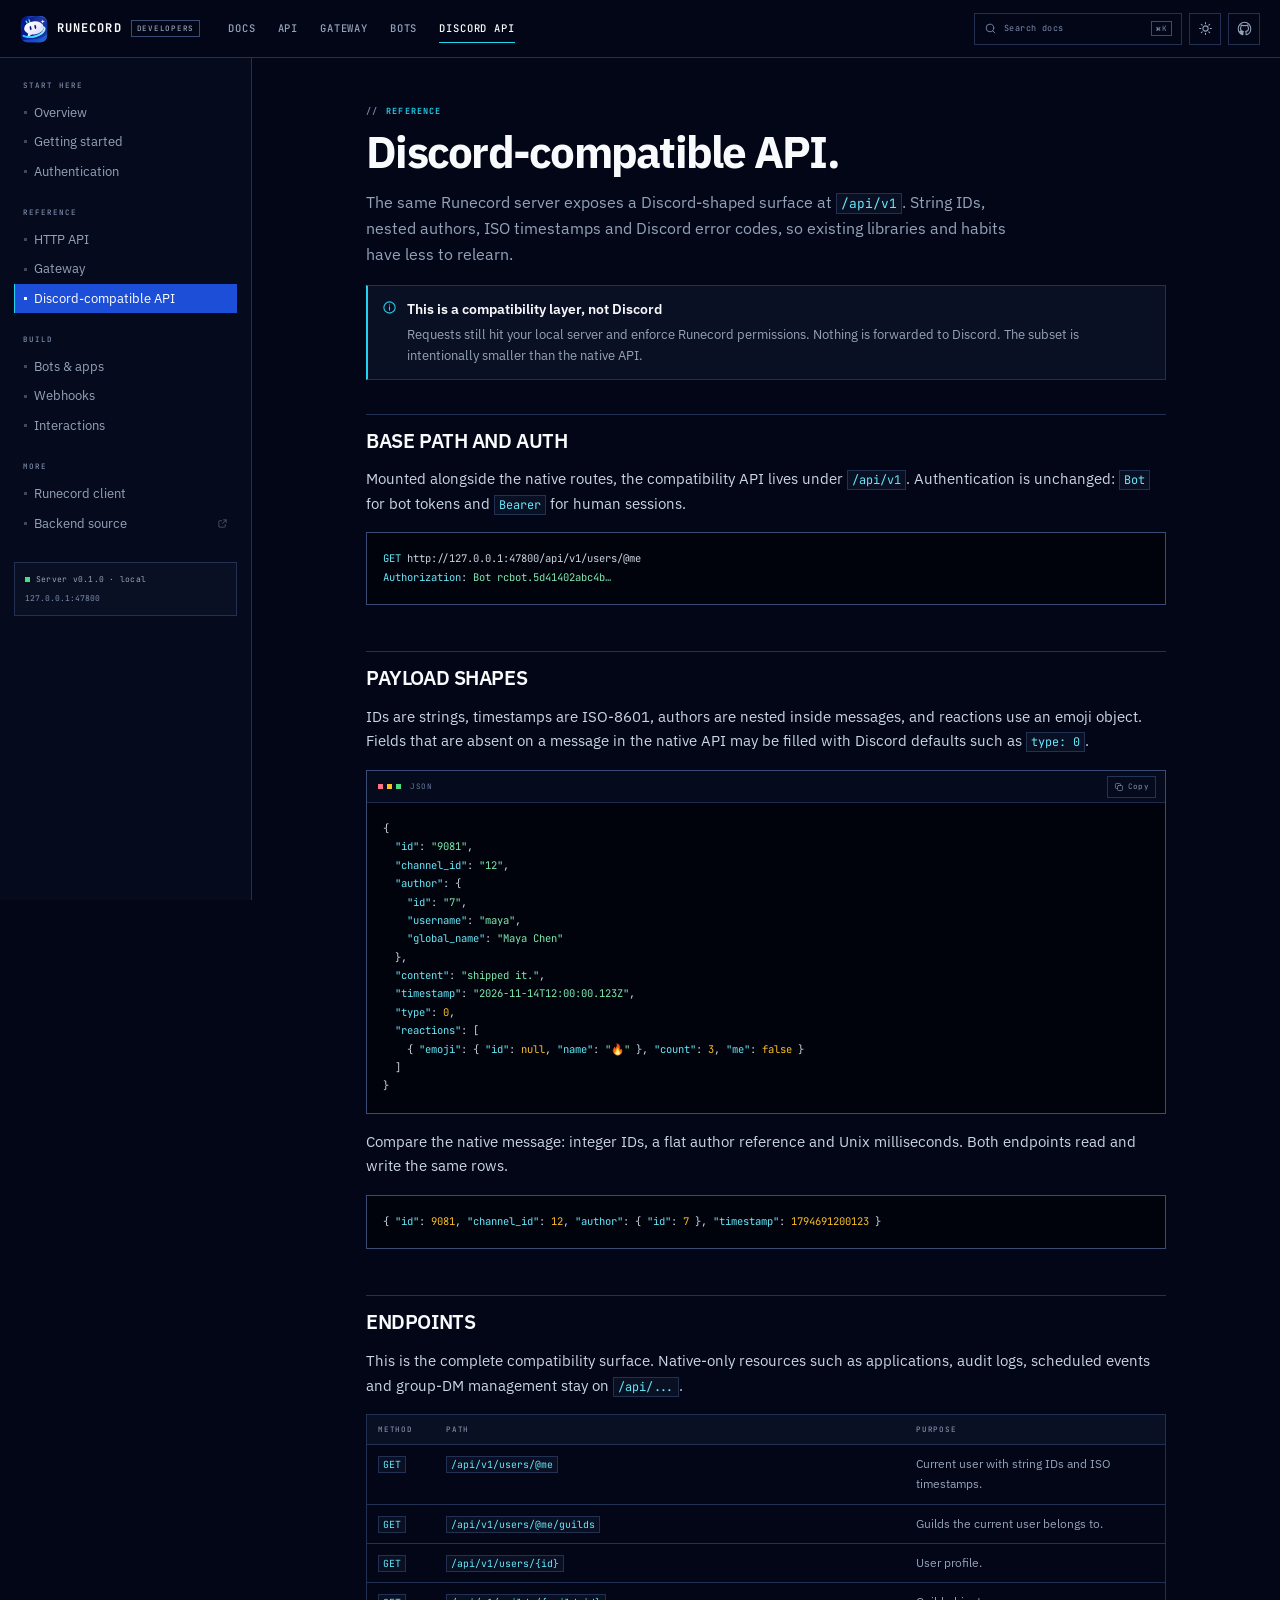
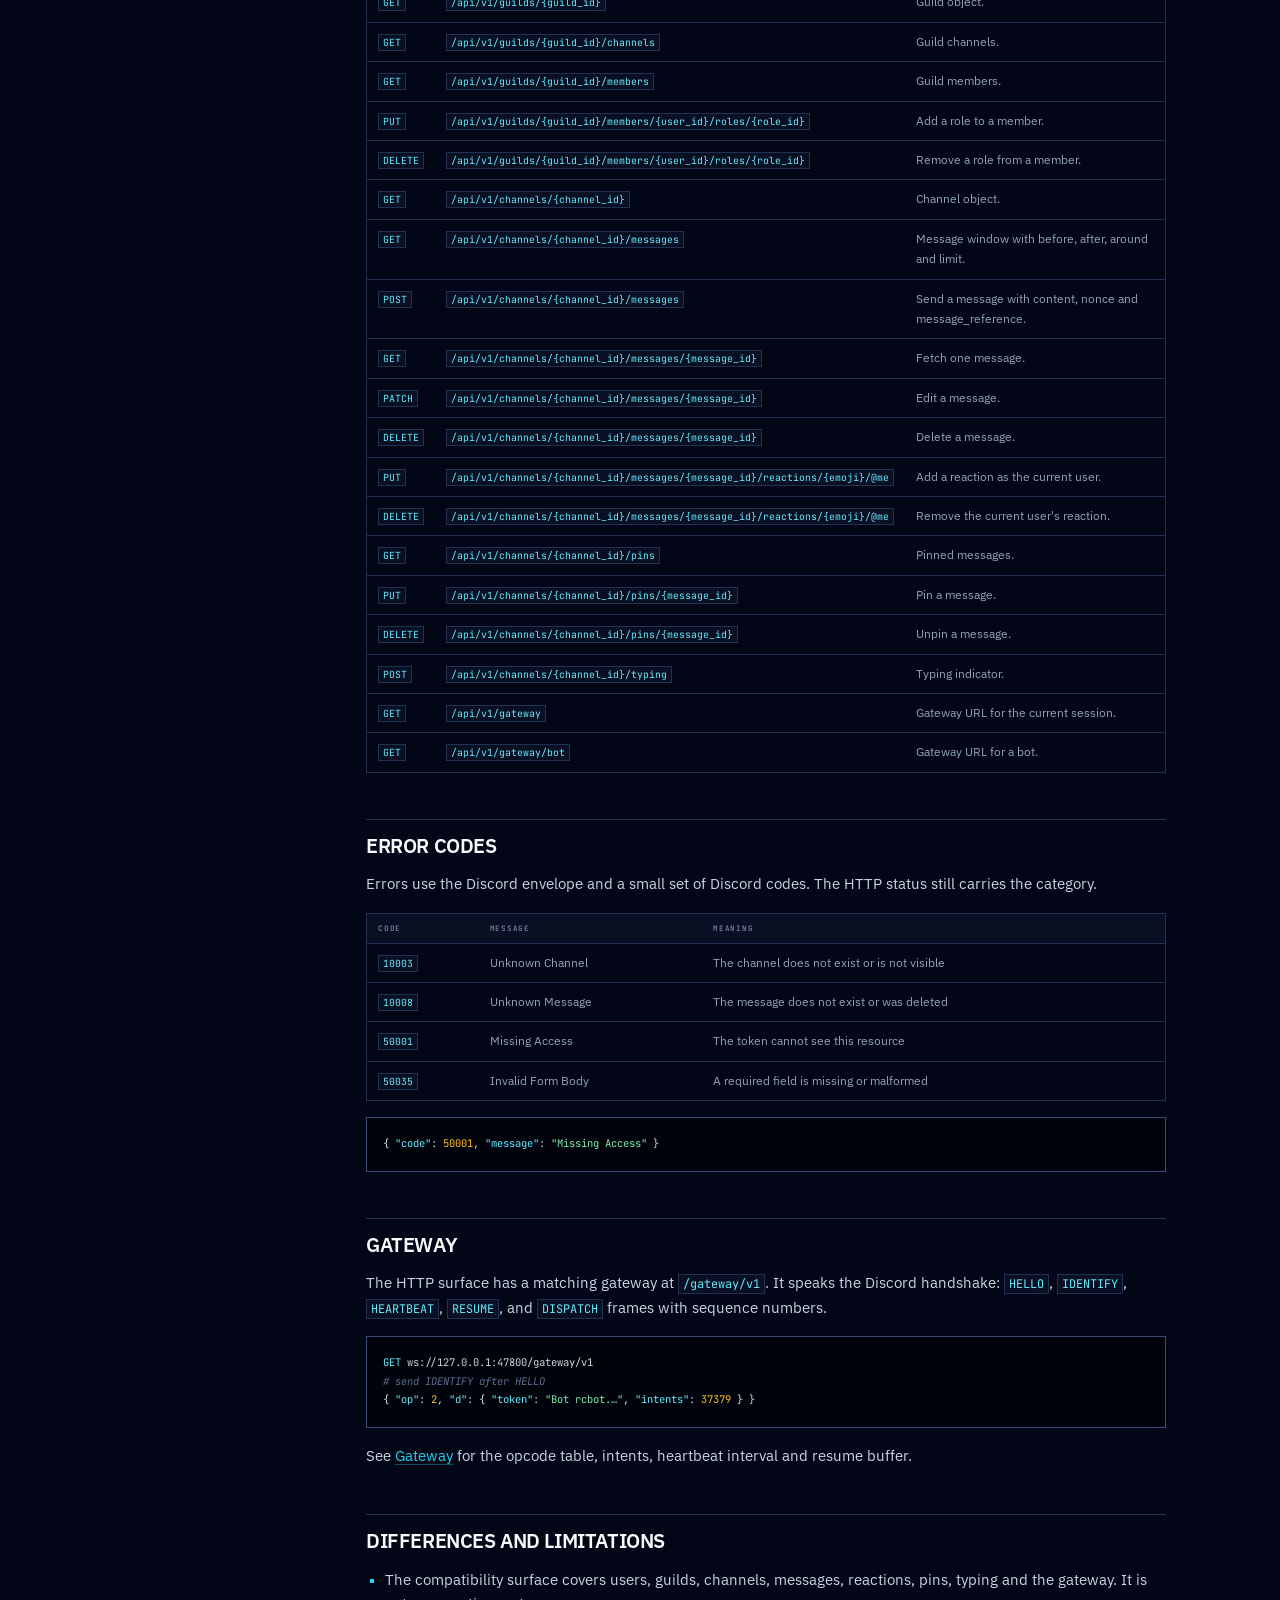
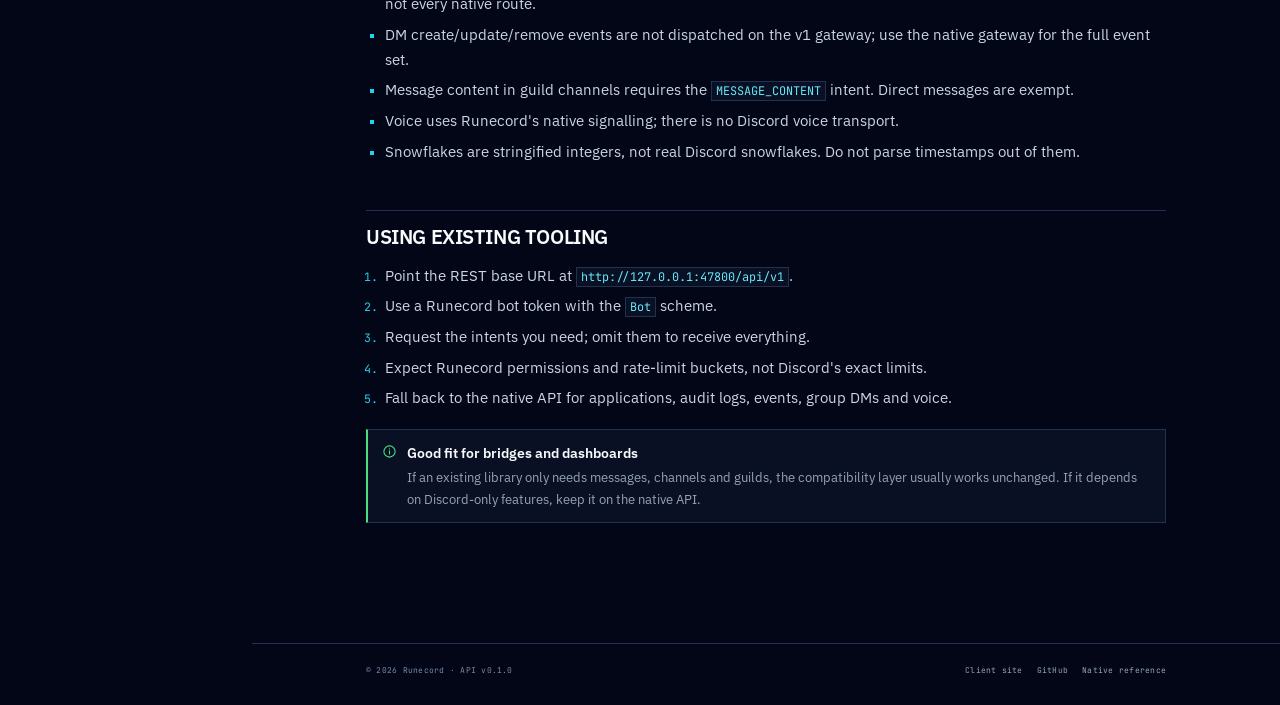
<file: docs/discord-compat.html>
<!doctype html>
<html lang="en" data-theme="dark">
<head>
  <meta charset="utf-8">
  <meta name="viewport" content="width=device-width, initial-scale=1">
  <title>Discord-compatible API — Runecord Developers</title>
  <meta name="description" content="Use the Discord-shaped /api/v1 surface and /gateway/v1 gateway with Runecord.">
  <meta name="theme-color" content="#020617">
  <link rel="canonical" href="https://crauxzahard.github.io/Runecord-backend/discord-compat.html">
  <link rel="icon" href="assets/img/favicon.svg" type="image/svg+xml">
  <link rel="apple-touch-icon" href="assets/img/icon-180.png">
  <link rel="preconnect" href="https://fonts.googleapis.com">
  <link rel="preconnect" href="https://fonts.gstatic.com" crossorigin>
  <link href="https://fonts.googleapis.com/css2?family=IBM+Plex+Sans:wght@400;500;600;700&family=JetBrains+Mono:wght@400;500;600;700&display=swap" rel="stylesheet">
  <link rel="stylesheet" href="assets/css/style.css">
  <script>
    (function () {
      try {
        if (localStorage.getItem('runecord-docs-theme') === 'light') {
          document.documentElement.setAttribute('data-theme', 'light');
        }
      } catch (e) {}
    })();
  </script>
</head>
<body>
  <a class="skip-link" href="#main">Skip to content</a>

  <header class="topbar">
    <div class="topbar-inner">
      <a class="brand" href="index.html" aria-label="Runecord Developers home">
        <img src="assets/img/logo.svg" width="34" height="34" alt="">
        <span>Runecord</span>
        <span class="brand-badge">Developers</span>
      </a>
      <nav class="topnav" aria-label="Primary navigation">
        <a href="getting-started.html">Docs</a>
        <a href="api-reference.html">API</a>
        <a href="gateway.html">Gateway</a>
        <a href="bots.html">Bots</a>
        <a href="discord-compat.html">Discord API</a>
      </nav>
      <div class="top-actions">
        <button class="search-trigger" type="button" data-search-open aria-label="Search documentation">
          <svg class="icon" aria-hidden="true"><use href="assets/img/icons.svg#i-search"/></svg>
          <span>Search docs</span><kbd>⌘K</kbd>
        </button>
        <button class="icon-btn theme-toggle" type="button" aria-label="Switch to light theme" title="Switch theme">
          <svg class="icon icon-sun" aria-hidden="true"><use href="assets/img/icons.svg#i-sun"/></svg>
          <svg class="icon icon-moon" aria-hidden="true"><use href="assets/img/icons.svg#i-moon"/></svg>
        </button>
        <a class="icon-btn" href="https://github.com/CrauxZahard/Runecord-backend" target="_blank" rel="noopener" aria-label="Backend repository on GitHub" title="Backend repository">
          <svg class="icon" aria-hidden="true"><use href="assets/img/icons.svg#i-github"/></svg>
        </a>
        <button class="icon-btn menu-btn" type="button" aria-label="Open documentation menu" aria-expanded="false" aria-controls="sidebar">
          <svg class="icon menu-open" aria-hidden="true"><use href="assets/img/icons.svg#i-menu"/></svg>
          <svg class="icon menu-close" aria-hidden="true"><use href="assets/img/icons.svg#i-close"/></svg>
        </button>
      </div>
    </div>
  </header>

  <div class="docs-shell">
    <aside class="sidebar" id="sidebar" aria-label="Documentation navigation">
      <div class="side-group">
        <p class="side-label">Start here</p>
        <a class="side-link" href="index.html">Overview</a>
        <a class="side-link" href="getting-started.html">Getting started</a>
        <a class="side-link" href="authentication.html">Authentication</a>
      </div>
      <div class="side-group">
        <p class="side-label">Reference</p>
        <a class="side-link" href="api-reference.html">HTTP API</a>
        <a class="side-link" href="gateway.html">Gateway</a>
        <a class="side-link" href="discord-compat.html">Discord-compatible API</a>
      </div>
      <div class="side-group">
        <p class="side-label">Build</p>
        <a class="side-link" href="bots.html">Bots &amp; apps</a>
        <a class="side-link" href="bots.html#webhooks">Webhooks</a>
        <a class="side-link" href="bots.html#interactions">Interactions</a>
      </div>
      <div class="side-group">
        <p class="side-label">More</p>
        <a class="side-link" href="../Runecord/">Runecord client</a>
        <a class="side-link" href="https://github.com/CrauxZahard/Runecord-backend" target="_blank" rel="noopener">
          Backend source
          <svg class="icon ext" aria-hidden="true"><use href="assets/img/icons.svg#i-external"/></svg>
        </a>
      </div>
      <div class="side-foot">
        <div class="status-line"><span class="status-dot"></span> Server v0.1.0 · local</div>
        <code>127.0.0.1:47800</code>
      </div>
    </aside>
    <div class="sidebar-backdrop"></div>

    <main class="doc-main" id="main">
      <div class="doc-grid">
        <article class="doc-content">
          <p class="doc-eyebrow">Reference</p>
          <h1>Discord-compatible API.</h1>
          <p class="doc-lede">The same Runecord server exposes a Discord-shaped surface at <code>/api/v1</code>. String IDs, nested authors, ISO timestamps and Discord error codes, so existing libraries and habits have less to relearn.</p>

          <div class="callout is-info">
            <svg class="icon" aria-hidden="true"><use href="assets/img/icons.svg#i-info"/></svg>
            <div>
              <strong>This is a compatibility layer, not Discord</strong>
              <p>Requests still hit your local server and enforce Runecord permissions. Nothing is forwarded to Discord. The subset is intentionally smaller than the native API.</p>
            </div>
          </div>

          <h2 id="base">Base path and auth</h2>
          <p>Mounted alongside the native routes, the compatibility API lives under <code>/api/v1</code>. Authentication is unchanged: <code>Bot</code> for bot tokens and <code>Bearer</code> for human sessions.</p>

          <div class="code no-top">
            <pre><code><span class="tok-p">GET</span> http://127.0.0.1:47800/api/v1/users/@me
<span class="tok-p">Authorization</span>: <span class="tok-s">Bot rcbot.5d41402abc4b…</span></code></pre>
          </div>

          <h2 id="shapes">Payload shapes</h2>
          <p>IDs are strings, timestamps are ISO-8601, authors are nested inside messages, and reactions use an emoji object. Fields that are absent on a message in the native API may be filled with Discord defaults such as <code>type: 0</code>.</p>

          <div class="code">
            <div class="code-top">
              <span class="code-dots" aria-hidden="true"><i></i><i></i><i></i></span>
              <span class="code-lang">json</span>
              <button class="copy-btn" type="button"><svg class="icon" aria-hidden="true"><use href="assets/img/icons.svg#i-copy"/></svg><span class="copy-label">Copy</span></button>
            </div>
            <pre><code>{
  <span class="tok-p">"id"</span>: <span class="tok-s">"9081"</span>,
  <span class="tok-p">"channel_id"</span>: <span class="tok-s">"12"</span>,
  <span class="tok-p">"author"</span>: {
    <span class="tok-p">"id"</span>: <span class="tok-s">"7"</span>,
    <span class="tok-p">"username"</span>: <span class="tok-s">"maya"</span>,
    <span class="tok-p">"global_name"</span>: <span class="tok-s">"Maya Chen"</span>
  },
  <span class="tok-p">"content"</span>: <span class="tok-s">"shipped it."</span>,
  <span class="tok-p">"timestamp"</span>: <span class="tok-s">"2026-11-14T12:00:00.123Z"</span>,
  <span class="tok-p">"type"</span>: <span class="tok-n">0</span>,
  <span class="tok-p">"reactions"</span>: [
    { <span class="tok-p">"emoji"</span>: { <span class="tok-p">"id"</span>: <span class="tok-b">null</span>, <span class="tok-p">"name"</span>: <span class="tok-s">"🔥"</span> }, <span class="tok-p">"count"</span>: <span class="tok-n">3</span>, <span class="tok-p">"me"</span>: <span class="tok-b">false</span> }
  ]
}</code></pre>
          </div>

          <p>Compare the native message: integer IDs, a flat author reference and Unix milliseconds. Both endpoints read and write the same rows.</p>

          <div class="code no-top">
            <pre><code>{ <span class="tok-p">"id"</span>: <span class="tok-n">9081</span>, <span class="tok-p">"channel_id"</span>: <span class="tok-n">12</span>, <span class="tok-p">"author"</span>: { <span class="tok-p">"id"</span>: <span class="tok-n">7</span> }, <span class="tok-p">"timestamp"</span>: <span class="tok-n">1794691200123</span> }</code></pre>
          </div>

          <h2 id="endpoints">Endpoints</h2>
          <p>This is the complete compatibility surface. Native-only resources such as applications, audit logs, scheduled events and group-DM management stay on <code>/api/...</code>.</p>

          <div id="v1-endpoints">
            <p class="api-empty">Loading the compatibility index…</p>
          </div>

          <h2 id="errors">Error codes</h2>
          <p>Errors use the Discord envelope and a small set of Discord codes. The HTTP status still carries the category.</p>

          <div class="table-wrap">
            <table>
              <thead><tr><th>Code</th><th>Message</th><th>Meaning</th></tr></thead>
              <tbody>
                <tr><td><code>10003</code></td><td>Unknown Channel</td><td>The channel does not exist or is not visible</td></tr>
                <tr><td><code>10008</code></td><td>Unknown Message</td><td>The message does not exist or was deleted</td></tr>
                <tr><td><code>50001</code></td><td>Missing Access</td><td>The token cannot see this resource</td></tr>
                <tr><td><code>50035</code></td><td>Invalid Form Body</td><td>A required field is missing or malformed</td></tr>
              </tbody>
            </table>
          </div>

          <div class="code no-top">
            <pre><code>{ <span class="tok-p">"code"</span>: <span class="tok-n">50001</span>, <span class="tok-p">"message"</span>: <span class="tok-s">"Missing Access"</span> }</code></pre>
          </div>

          <h2 id="gateway">Gateway</h2>
          <p>The HTTP surface has a matching gateway at <code>/gateway/v1</code>. It speaks the Discord handshake: <code>HELLO</code>, <code>IDENTIFY</code>, <code>HEARTBEAT</code>, <code>RESUME</code>, and <code>DISPATCH</code> frames with sequence numbers.</p>

          <div class="code no-top">
            <pre><code><span class="tok-p">GET</span> ws://127.0.0.1:47800/gateway/v1
<span class="tok-c"># send IDENTIFY after HELLO</span>
{ <span class="tok-p">"op"</span>: <span class="tok-n">2</span>, <span class="tok-p">"d"</span>: { <span class="tok-p">"token"</span>: <span class="tok-s">"Bot rcbot.…"</span>, <span class="tok-p">"intents"</span>: <span class="tok-n">37379</span> } }</code></pre>
          </div>

          <p>See <a href="gateway.html">Gateway</a> for the opcode table, intents, heartbeat interval and resume buffer.</p>

          <h2 id="differences">Differences and limitations</h2>
          <ul>
            <li>The compatibility surface covers users, guilds, channels, messages, reactions, pins, typing and the gateway. It is not every native route.</li>
            <li>DM create/update/remove events are not dispatched on the v1 gateway; use the native gateway for the full event set.</li>
            <li>Message content in guild channels requires the <code>MESSAGE_CONTENT</code> intent. Direct messages are exempt.</li>
            <li>Voice uses Runecord's native signalling; there is no Discord voice transport.</li>
            <li>Snowflakes are stringified integers, not real Discord snowflakes. Do not parse timestamps out of them.</li>
          </ul>

          <h2 id="migration">Using existing tooling</h2>
          <ol>
            <li>Point the REST base URL at <code>http://127.0.0.1:47800/api/v1</code>.</li>
            <li>Use a Runecord bot token with the <code>Bot</code> scheme.</li>
            <li>Request the intents you need; omit them to receive everything.</li>
            <li>Expect Runecord permissions and rate-limit buckets, not Discord's exact limits.</li>
            <li>Fall back to the native API for applications, audit logs, events, group DMs and voice.</li>
          </ol>

          <div class="callout is-tip">
            <svg class="icon" aria-hidden="true"><use href="assets/img/icons.svg#i-info"/></svg>
            <div>
              <strong>Good fit for bridges and dashboards</strong>
              <p>If an existing library only needs messages, channels and guilds, the compatibility layer usually works unchanged. If it depends on Discord-only features, keep it on the native API.</p>
            </div>
          </div>
        </article>

        <aside class="toc" aria-label="On this page">
          <p class="toc-label">On this page</p>
          <nav class="toc-list" id="toc-list"></nav>
        </aside>
      </div>

      <footer class="doc-foot">
        <div class="doc-foot-inner">
          <span>© <span id="year">2026</span> Runecord · API v0.1.0</span>
          <div class="doc-foot-links">
            <a href="../Runecord/">Client site</a>
            <a href="https://github.com/CrauxZahard/Runecord-backend" target="_blank" rel="noopener">GitHub</a>
            <a href="api-reference.html">Native reference</a>
          </div>
        </div>
      </footer>
    </main>
  </div>

  <dialog class="search-dialog" id="search-dialog" aria-label="Search documentation">
    <div class="search-top">
      <svg class="icon" aria-hidden="true"><use href="assets/img/icons.svg#i-search"/></svg>
      <input id="search-input" type="search" placeholder="Search docs, endpoints, events…" autocomplete="off" spellcheck="false">
      <button class="search-close" type="button" aria-label="Close search"><svg class="icon" aria-hidden="true"><use href="assets/img/icons.svg#i-close"/></svg></button>
    </div>
    <div class="search-results" id="search-results"></div>
    <div class="search-foot">
      <span><kbd>↑</kbd><kbd>↓</kbd> navigate</span>
      <span><kbd>↵</kbd> open</span>
      <span><kbd>esc</kbd> close</span>
    </div>
  </dialog>

  <div class="toast" id="toast" role="status" aria-live="polite"></div>

  <script src="assets/js/api-data.js"></script>
  <script src="assets/js/site.js"></script>
</body>
</html>
</file>
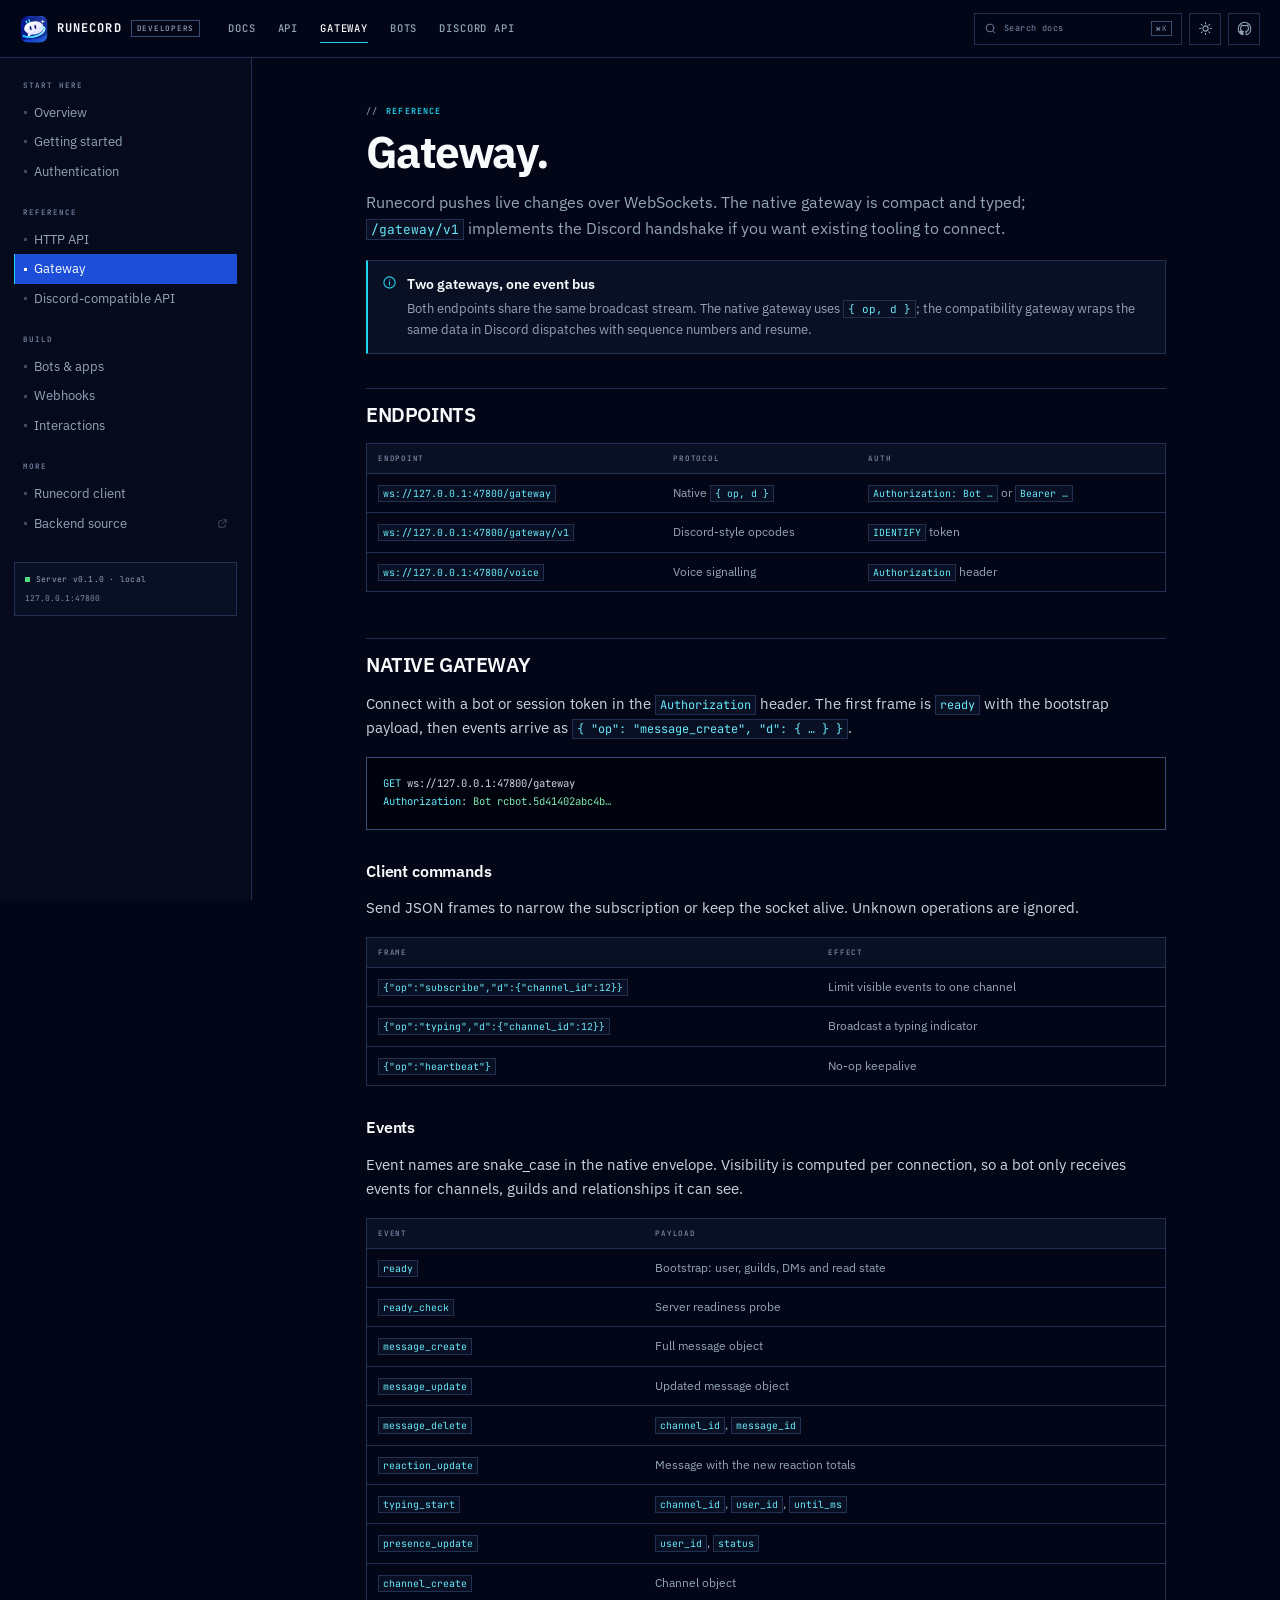
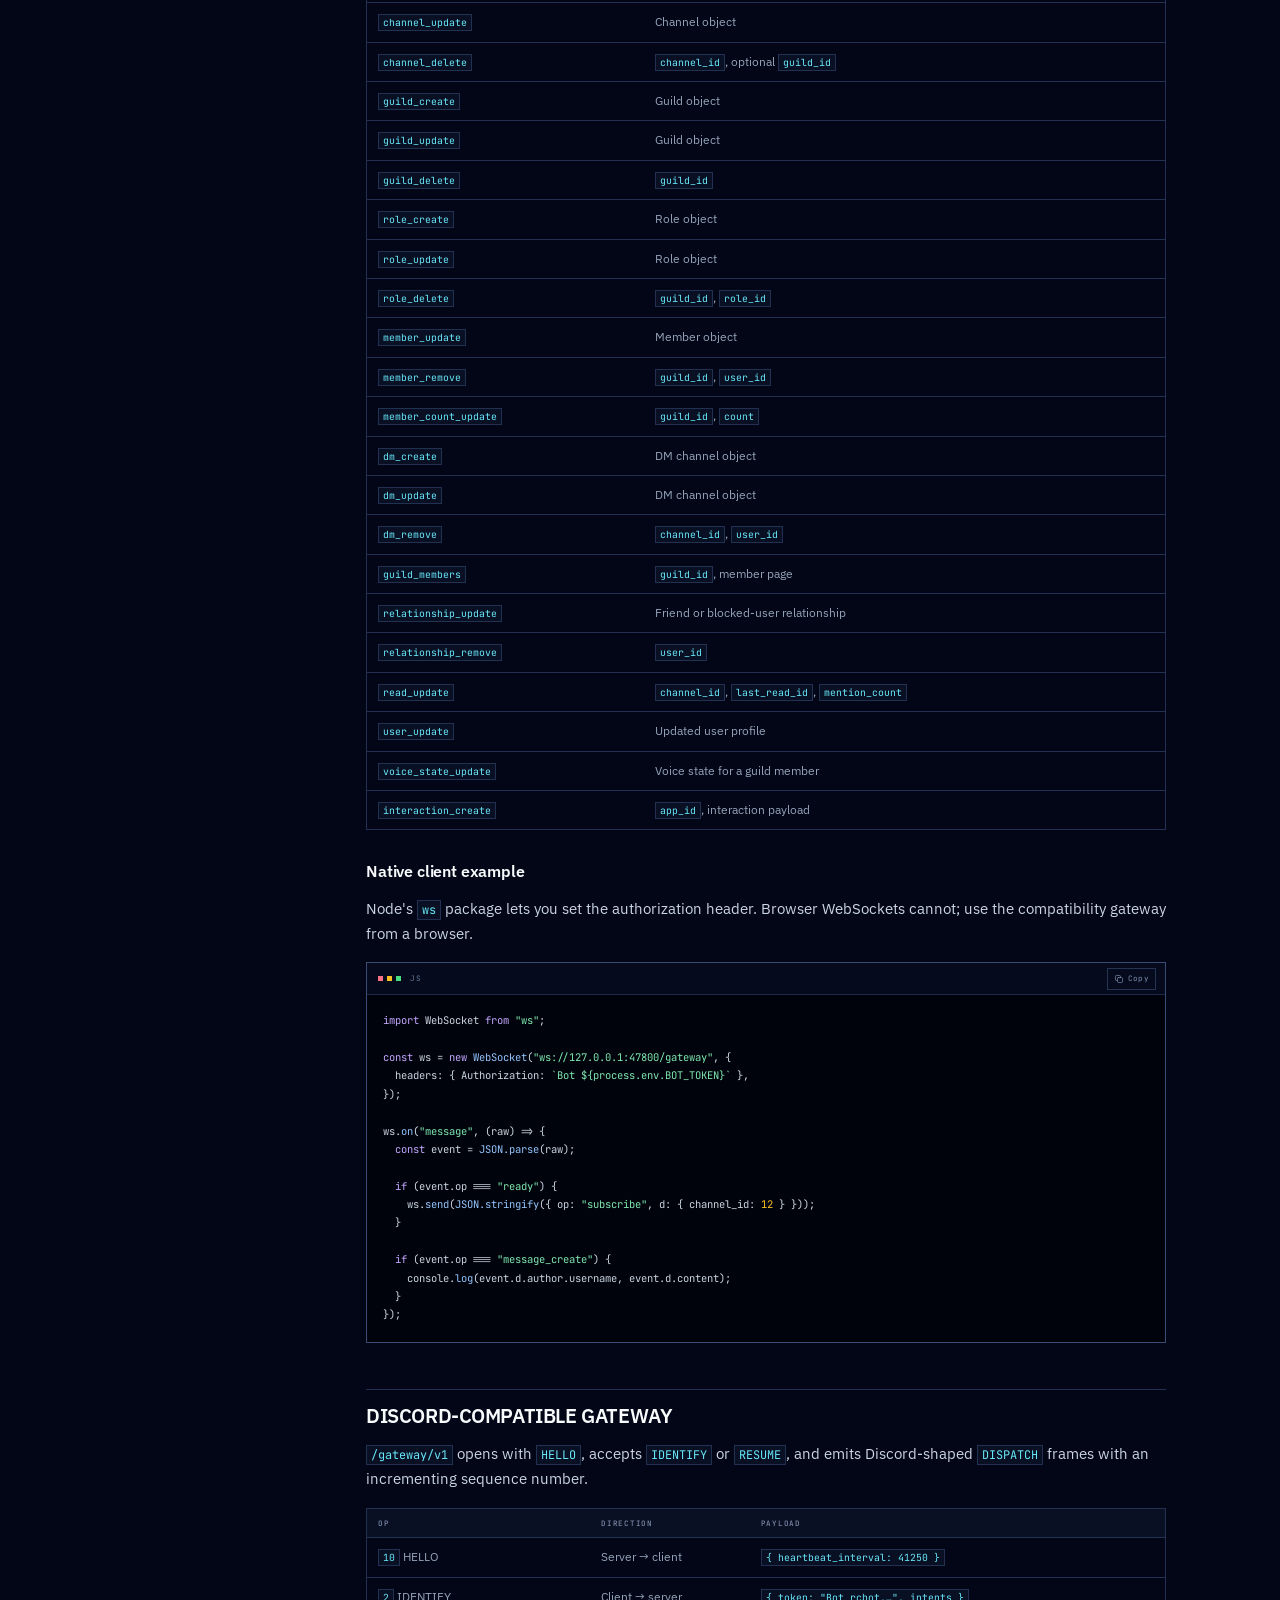
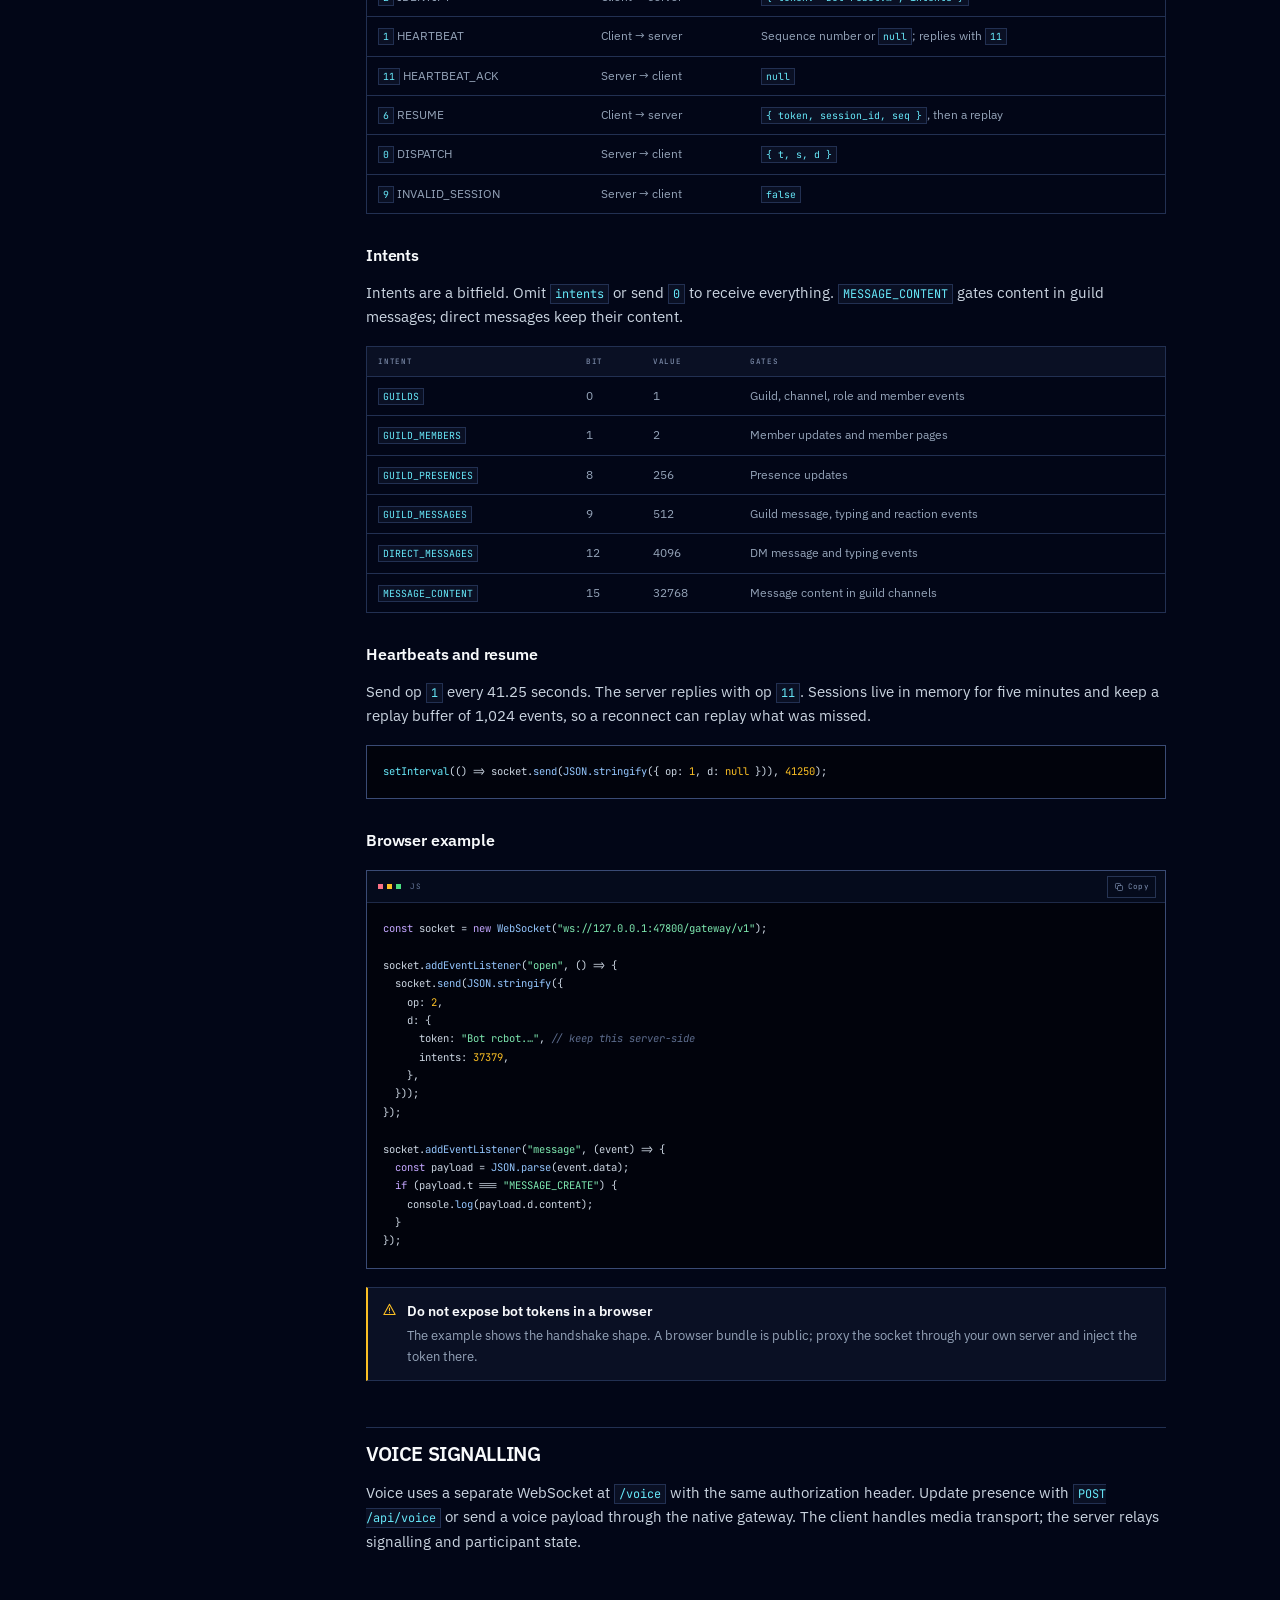
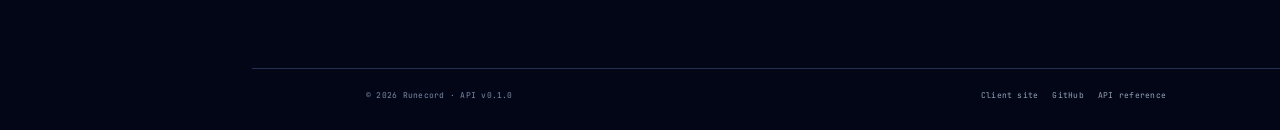
<file: docs/gateway.html>
<!doctype html>
<html lang="en" data-theme="dark">
<head>
  <meta charset="utf-8">
  <meta name="viewport" content="width=device-width, initial-scale=1">
  <title>Gateway — Runecord Developers</title>
  <meta name="description" content="Runecord WebSocket gateway: native events, commands, heartbeats, intents and the Discord-compatible /gateway/v1 handshake.">
  <meta name="theme-color" content="#020617">
  <link rel="canonical" href="https://crauxzahard.github.io/Runecord-backend/gateway.html">
  <link rel="icon" href="assets/img/favicon.svg" type="image/svg+xml">
  <link rel="apple-touch-icon" href="assets/img/icon-180.png">
  <link rel="preconnect" href="https://fonts.googleapis.com">
  <link rel="preconnect" href="https://fonts.gstatic.com" crossorigin>
  <link href="https://fonts.googleapis.com/css2?family=IBM+Plex+Sans:wght@400;500;600;700&family=JetBrains+Mono:wght@400;500;600;700&display=swap" rel="stylesheet">
  <link rel="stylesheet" href="assets/css/style.css">
  <script>
    (function () {
      try {
        if (localStorage.getItem('runecord-docs-theme') === 'light') {
          document.documentElement.setAttribute('data-theme', 'light');
        }
      } catch (e) {}
    })();
  </script>
</head>
<body>
  <a class="skip-link" href="#main">Skip to content</a>

  <header class="topbar">
    <div class="topbar-inner">
      <a class="brand" href="index.html" aria-label="Runecord Developers home">
        <img src="assets/img/logo.svg" width="34" height="34" alt="">
        <span>Runecord</span>
        <span class="brand-badge">Developers</span>
      </a>
      <nav class="topnav" aria-label="Primary navigation">
        <a href="getting-started.html">Docs</a>
        <a href="api-reference.html">API</a>
        <a href="gateway.html">Gateway</a>
        <a href="bots.html">Bots</a>
        <a href="discord-compat.html">Discord API</a>
      </nav>
      <div class="top-actions">
        <button class="search-trigger" type="button" data-search-open aria-label="Search documentation">
          <svg class="icon" aria-hidden="true"><use href="assets/img/icons.svg#i-search"/></svg>
          <span>Search docs</span><kbd>⌘K</kbd>
        </button>
        <button class="icon-btn theme-toggle" type="button" aria-label="Switch to light theme" title="Switch theme">
          <svg class="icon icon-sun" aria-hidden="true"><use href="assets/img/icons.svg#i-sun"/></svg>
          <svg class="icon icon-moon" aria-hidden="true"><use href="assets/img/icons.svg#i-moon"/></svg>
        </button>
        <a class="icon-btn" href="https://github.com/CrauxZahard/Runecord-backend" target="_blank" rel="noopener" aria-label="Backend repository on GitHub" title="Backend repository">
          <svg class="icon" aria-hidden="true"><use href="assets/img/icons.svg#i-github"/></svg>
        </a>
        <button class="icon-btn menu-btn" type="button" aria-label="Open documentation menu" aria-expanded="false" aria-controls="sidebar">
          <svg class="icon menu-open" aria-hidden="true"><use href="assets/img/icons.svg#i-menu"/></svg>
          <svg class="icon menu-close" aria-hidden="true"><use href="assets/img/icons.svg#i-close"/></svg>
        </button>
      </div>
    </div>
  </header>

  <div class="docs-shell">
    <aside class="sidebar" id="sidebar" aria-label="Documentation navigation">
      <div class="side-group">
        <p class="side-label">Start here</p>
        <a class="side-link" href="index.html">Overview</a>
        <a class="side-link" href="getting-started.html">Getting started</a>
        <a class="side-link" href="authentication.html">Authentication</a>
      </div>
      <div class="side-group">
        <p class="side-label">Reference</p>
        <a class="side-link" href="api-reference.html">HTTP API</a>
        <a class="side-link" href="gateway.html">Gateway</a>
        <a class="side-link" href="discord-compat.html">Discord-compatible API</a>
      </div>
      <div class="side-group">
        <p class="side-label">Build</p>
        <a class="side-link" href="bots.html">Bots &amp; apps</a>
        <a class="side-link" href="bots.html#webhooks">Webhooks</a>
        <a class="side-link" href="bots.html#interactions">Interactions</a>
      </div>
      <div class="side-group">
        <p class="side-label">More</p>
        <a class="side-link" href="../Runecord/">Runecord client</a>
        <a class="side-link" href="https://github.com/CrauxZahard/Runecord-backend" target="_blank" rel="noopener">
          Backend source
          <svg class="icon ext" aria-hidden="true"><use href="assets/img/icons.svg#i-external"/></svg>
        </a>
      </div>
      <div class="side-foot">
        <div class="status-line"><span class="status-dot"></span> Server v0.1.0 · local</div>
        <code>127.0.0.1:47800</code>
      </div>
    </aside>
    <div class="sidebar-backdrop"></div>

    <main class="doc-main" id="main">
      <div class="doc-grid">
        <article class="doc-content">
          <p class="doc-eyebrow">Reference</p>
          <h1>Gateway.</h1>
          <p class="doc-lede">Runecord pushes live changes over WebSockets. The native gateway is compact and typed; <code>/gateway/v1</code> implements the Discord handshake if you want existing tooling to connect.</p>

          <div class="callout is-info">
            <svg class="icon" aria-hidden="true"><use href="assets/img/icons.svg#i-info"/></svg>
            <div>
              <strong>Two gateways, one event bus</strong>
              <p>Both endpoints share the same broadcast stream. The native gateway uses <code>{ op, d }</code>; the compatibility gateway wraps the same data in Discord dispatches with sequence numbers and resume.</p>
            </div>
          </div>

          <h2 id="endpoints">Endpoints</h2>
          <div class="table-wrap">
            <table>
              <thead><tr><th>Endpoint</th><th>Protocol</th><th>Auth</th></tr></thead>
              <tbody>
                <tr><td><code>ws://127.0.0.1:47800/gateway</code></td><td>Native <code>{ op, d }</code></td><td><code>Authorization: Bot …</code> or <code>Bearer …</code></td></tr>
                <tr><td><code>ws://127.0.0.1:47800/gateway/v1</code></td><td>Discord-style opcodes</td><td><code>IDENTIFY</code> token</td></tr>
                <tr><td><code>ws://127.0.0.1:47800/voice</code></td><td>Voice signalling</td><td><code>Authorization</code> header</td></tr>
              </tbody>
            </table>
          </div>

          <h2 id="native">Native gateway</h2>
          <p>Connect with a bot or session token in the <code>Authorization</code> header. The first frame is <code>ready</code> with the bootstrap payload, then events arrive as <code>{ "op": "message_create", "d": { … } }</code>.</p>

          <div class="code no-top">
            <pre><code><span class="tok-p">GET</span> ws://127.0.0.1:47800/gateway
<span class="tok-p">Authorization</span>: <span class="tok-s">Bot rcbot.5d41402abc4b…</span></code></pre>
          </div>

          <h3 id="native-commands">Client commands</h3>
          <p>Send JSON frames to narrow the subscription or keep the socket alive. Unknown operations are ignored.</p>
          <div class="table-wrap">
            <table>
              <thead><tr><th>Frame</th><th>Effect</th></tr></thead>
              <tbody>
                <tr><td><code>{"op":"subscribe","d":{"channel_id":12}}</code></td><td>Limit visible events to one channel</td></tr>
                <tr><td><code>{"op":"typing","d":{"channel_id":12}}</code></td><td>Broadcast a typing indicator</td></tr>
                <tr><td><code>{"op":"heartbeat"}</code></td><td>No-op keepalive</td></tr>
              </tbody>
            </table>
          </div>

          <h3 id="native-events">Events</h3>
          <p>Event names are snake_case in the native envelope. Visibility is computed per connection, so a bot only receives events for channels, guilds and relationships it can see.</p>

          <div class="table-wrap">
            <table>
              <thead><tr><th>Event</th><th>Payload</th></tr></thead>
              <tbody>
                <tr><td><code>ready</code></td><td>Bootstrap: user, guilds, DMs and read state</td></tr>
                <tr><td><code>ready_check</code></td><td>Server readiness probe</td></tr>
                <tr><td><code>message_create</code></td><td>Full message object</td></tr>
                <tr><td><code>message_update</code></td><td>Updated message object</td></tr>
                <tr><td><code>message_delete</code></td><td><code>channel_id</code>, <code>message_id</code></td></tr>
                <tr><td><code>reaction_update</code></td><td>Message with the new reaction totals</td></tr>
                <tr><td><code>typing_start</code></td><td><code>channel_id</code>, <code>user_id</code>, <code>until_ms</code></td></tr>
                <tr><td><code>presence_update</code></td><td><code>user_id</code>, <code>status</code></td></tr>
                <tr><td><code>channel_create</code></td><td>Channel object</td></tr>
                <tr><td><code>channel_update</code></td><td>Channel object</td></tr>
                <tr><td><code>channel_delete</code></td><td><code>channel_id</code>, optional <code>guild_id</code></td></tr>
                <tr><td><code>guild_create</code></td><td>Guild object</td></tr>
                <tr><td><code>guild_update</code></td><td>Guild object</td></tr>
                <tr><td><code>guild_delete</code></td><td><code>guild_id</code></td></tr>
                <tr><td><code>role_create</code></td><td>Role object</td></tr>
                <tr><td><code>role_update</code></td><td>Role object</td></tr>
                <tr><td><code>role_delete</code></td><td><code>guild_id</code>, <code>role_id</code></td></tr>
                <tr><td><code>member_update</code></td><td>Member object</td></tr>
                <tr><td><code>member_remove</code></td><td><code>guild_id</code>, <code>user_id</code></td></tr>
                <tr><td><code>member_count_update</code></td><td><code>guild_id</code>, <code>count</code></td></tr>
                <tr><td><code>dm_create</code></td><td>DM channel object</td></tr>
                <tr><td><code>dm_update</code></td><td>DM channel object</td></tr>
                <tr><td><code>dm_remove</code></td><td><code>channel_id</code>, <code>user_id</code></td></tr>
                <tr><td><code>guild_members</code></td><td><code>guild_id</code>, member page</td></tr>
                <tr><td><code>relationship_update</code></td><td>Friend or blocked-user relationship</td></tr>
                <tr><td><code>relationship_remove</code></td><td><code>user_id</code></td></tr>
                <tr><td><code>read_update</code></td><td><code>channel_id</code>, <code>last_read_id</code>, <code>mention_count</code></td></tr>
                <tr><td><code>user_update</code></td><td>Updated user profile</td></tr>
                <tr><td><code>voice_state_update</code></td><td>Voice state for a guild member</td></tr>
                <tr><td><code>interaction_create</code></td><td><code>app_id</code>, interaction payload</td></tr>
              </tbody>
            </table>
          </div>

          <h3 id="native-example">Native client example</h3>
          <p>Node's <code>ws</code> package lets you set the authorization header. Browser WebSockets cannot; use the compatibility gateway from a browser.</p>

          <div class="code">
            <div class="code-top">
              <span class="code-dots" aria-hidden="true"><i></i><i></i><i></i></span>
              <span class="code-lang">js</span>
              <button class="copy-btn" type="button"><svg class="icon" aria-hidden="true"><use href="assets/img/icons.svg#i-copy"/></svg><span class="copy-label">Copy</span></button>
            </div>
            <pre><code><span class="tok-k">import</span> WebSocket <span class="tok-k">from</span> <span class="tok-s">"ws"</span>;

<span class="tok-k">const</span> ws = <span class="tok-k">new</span> <span class="tok-f">WebSocket</span>(<span class="tok-s">"ws://127.0.0.1:47800/gateway"</span>, {
  headers: { Authorization: <span class="tok-s">`Bot ${process.env.BOT_TOKEN}`</span> },
});

ws.<span class="tok-f">on</span>(<span class="tok-s">"message"</span>, (raw) => {
  <span class="tok-k">const</span> event = <span class="tok-f">JSON.parse</span>(raw);

  <span class="tok-k">if</span> (event.op === <span class="tok-s">"ready"</span>) {
    ws.<span class="tok-f">send</span>(<span class="tok-f">JSON.stringify</span>({ op: <span class="tok-s">"subscribe"</span>, d: { channel_id: <span class="tok-n">12</span> } }));
  }

  <span class="tok-k">if</span> (event.op === <span class="tok-s">"message_create"</span>) {
    console.<span class="tok-f">log</span>(event.d.author.username, event.d.content);
  }
});</code></pre>
          </div>

          <h2 id="discord-gateway">Discord-compatible gateway</h2>
          <p><code>/gateway/v1</code> opens with <code>HELLO</code>, accepts <code>IDENTIFY</code> or <code>RESUME</code>, and emits Discord-shaped <code>DISPATCH</code> frames with an incrementing sequence number.</p>

          <div class="table-wrap">
            <table>
              <thead><tr><th>Op</th><th>Direction</th><th>Payload</th></tr></thead>
              <tbody>
                <tr><td><code>10</code> HELLO</td><td>Server → client</td><td><code>{ heartbeat_interval: 41250 }</code></td></tr>
                <tr><td><code>2</code> IDENTIFY</td><td>Client → server</td><td><code>{ token: "Bot rcbot.…", intents }</code></td></tr>
                <tr><td><code>1</code> HEARTBEAT</td><td>Client → server</td><td>Sequence number or <code>null</code>; replies with <code>11</code></td></tr>
                <tr><td><code>11</code> HEARTBEAT_ACK</td><td>Server → client</td><td><code>null</code></td></tr>
                <tr><td><code>6</code> RESUME</td><td>Client → server</td><td><code>{ token, session_id, seq }</code>, then a replay</td></tr>
                <tr><td><code>0</code> DISPATCH</td><td>Server → client</td><td><code>{ t, s, d }</code></td></tr>
                <tr><td><code>9</code> INVALID_SESSION</td><td>Server → client</td><td><code>false</code></td></tr>
              </tbody>
            </table>
          </div>

          <h3 id="intents">Intents</h3>
          <p>Intents are a bitfield. Omit <code>intents</code> or send <code>0</code> to receive everything. <code>MESSAGE_CONTENT</code> gates content in guild messages; direct messages keep their content.</p>

          <div class="table-wrap">
            <table>
              <thead><tr><th>Intent</th><th>Bit</th><th>Value</th><th>Gates</th></tr></thead>
              <tbody>
                <tr><td><code>GUILDS</code></td><td>0</td><td>1</td><td>Guild, channel, role and member events</td></tr>
                <tr><td><code>GUILD_MEMBERS</code></td><td>1</td><td>2</td><td>Member updates and member pages</td></tr>
                <tr><td><code>GUILD_PRESENCES</code></td><td>8</td><td>256</td><td>Presence updates</td></tr>
                <tr><td><code>GUILD_MESSAGES</code></td><td>9</td><td>512</td><td>Guild message, typing and reaction events</td></tr>
                <tr><td><code>DIRECT_MESSAGES</code></td><td>12</td><td>4096</td><td>DM message and typing events</td></tr>
                <tr><td><code>MESSAGE_CONTENT</code></td><td>15</td><td>32768</td><td>Message content in guild channels</td></tr>
              </tbody>
            </table>
          </div>

          <h3 id="resume">Heartbeats and resume</h3>
          <p>Send op <code>1</code> every 41.25 seconds. The server replies with op <code>11</code>. Sessions live in memory for five minutes and keep a replay buffer of 1,024 events, so a reconnect can replay what was missed.</p>

          <div class="code no-top">
            <pre><code><span class="tok-p">setInterval</span>(() => socket.<span class="tok-f">send</span>(<span class="tok-f">JSON.stringify</span>({ op: <span class="tok-n">1</span>, d: <span class="tok-b">null</span> })), <span class="tok-n">41250</span>);</code></pre>
          </div>

          <h3 id="browser-example">Browser example</h3>
          <div class="code">
            <div class="code-top">
              <span class="code-dots" aria-hidden="true"><i></i><i></i><i></i></span>
              <span class="code-lang">js</span>
              <button class="copy-btn" type="button"><svg class="icon" aria-hidden="true"><use href="assets/img/icons.svg#i-copy"/></svg><span class="copy-label">Copy</span></button>
            </div>
            <pre><code><span class="tok-k">const</span> socket = <span class="tok-k">new</span> <span class="tok-f">WebSocket</span>(<span class="tok-s">"ws://127.0.0.1:47800/gateway/v1"</span>);

socket.<span class="tok-f">addEventListener</span>(<span class="tok-s">"open"</span>, () => {
  socket.<span class="tok-f">send</span>(<span class="tok-f">JSON.stringify</span>({
    op: <span class="tok-n">2</span>,
    d: {
      token: <span class="tok-s">"Bot rcbot.…"</span>, <span class="tok-c">// keep this server-side</span>
      intents: <span class="tok-n">37379</span>,
    },
  }));
});

socket.<span class="tok-f">addEventListener</span>(<span class="tok-s">"message"</span>, (event) => {
  <span class="tok-k">const</span> payload = <span class="tok-f">JSON.parse</span>(event.data);
  <span class="tok-k">if</span> (payload.t === <span class="tok-s">"MESSAGE_CREATE"</span>) {
    console.<span class="tok-f">log</span>(payload.d.content);
  }
});</code></pre>
          </div>

          <div class="callout is-warn">
            <svg class="icon" aria-hidden="true"><use href="assets/img/icons.svg#i-warning"/></svg>
            <div>
              <strong>Do not expose bot tokens in a browser</strong>
              <p>The example shows the handshake shape. A browser bundle is public; proxy the socket through your own server and inject the token there.</p>
            </div>
          </div>

          <h2 id="voice">Voice signalling</h2>
          <p>Voice uses a separate WebSocket at <code>/voice</code> with the same authorization header. Update presence with <code>POST /api/voice</code> or send a voice payload through the native gateway. The client handles media transport; the server relays signalling and participant state.</p>
        </article>

        <aside class="toc" aria-label="On this page">
          <p class="toc-label">On this page</p>
          <nav class="toc-list" id="toc-list"></nav>
        </aside>
      </div>

      <footer class="doc-foot">
        <div class="doc-foot-inner">
          <span>© <span id="year">2026</span> Runecord · API v0.1.0</span>
          <div class="doc-foot-links">
            <a href="../Runecord/">Client site</a>
            <a href="https://github.com/CrauxZahard/Runecord-backend" target="_blank" rel="noopener">GitHub</a>
            <a href="api-reference.html">API reference</a>
          </div>
        </div>
      </footer>
    </main>
  </div>

  <dialog class="search-dialog" id="search-dialog" aria-label="Search documentation">
    <div class="search-top">
      <svg class="icon" aria-hidden="true"><use href="assets/img/icons.svg#i-search"/></svg>
      <input id="search-input" type="search" placeholder="Search docs, endpoints, events…" autocomplete="off" spellcheck="false">
      <button class="search-close" type="button" aria-label="Close search"><svg class="icon" aria-hidden="true"><use href="assets/img/icons.svg#i-close"/></svg></button>
    </div>
    <div class="search-results" id="search-results"></div>
    <div class="search-foot">
      <span><kbd>↑</kbd><kbd>↓</kbd> navigate</span>
      <span><kbd>↵</kbd> open</span>
      <span><kbd>esc</kbd> close</span>
    </div>
  </dialog>

  <div class="toast" id="toast" role="status" aria-live="polite"></div>

  <script src="assets/js/api-data.js"></script>
  <script src="assets/js/site.js"></script>
</body>
</html>
</file>
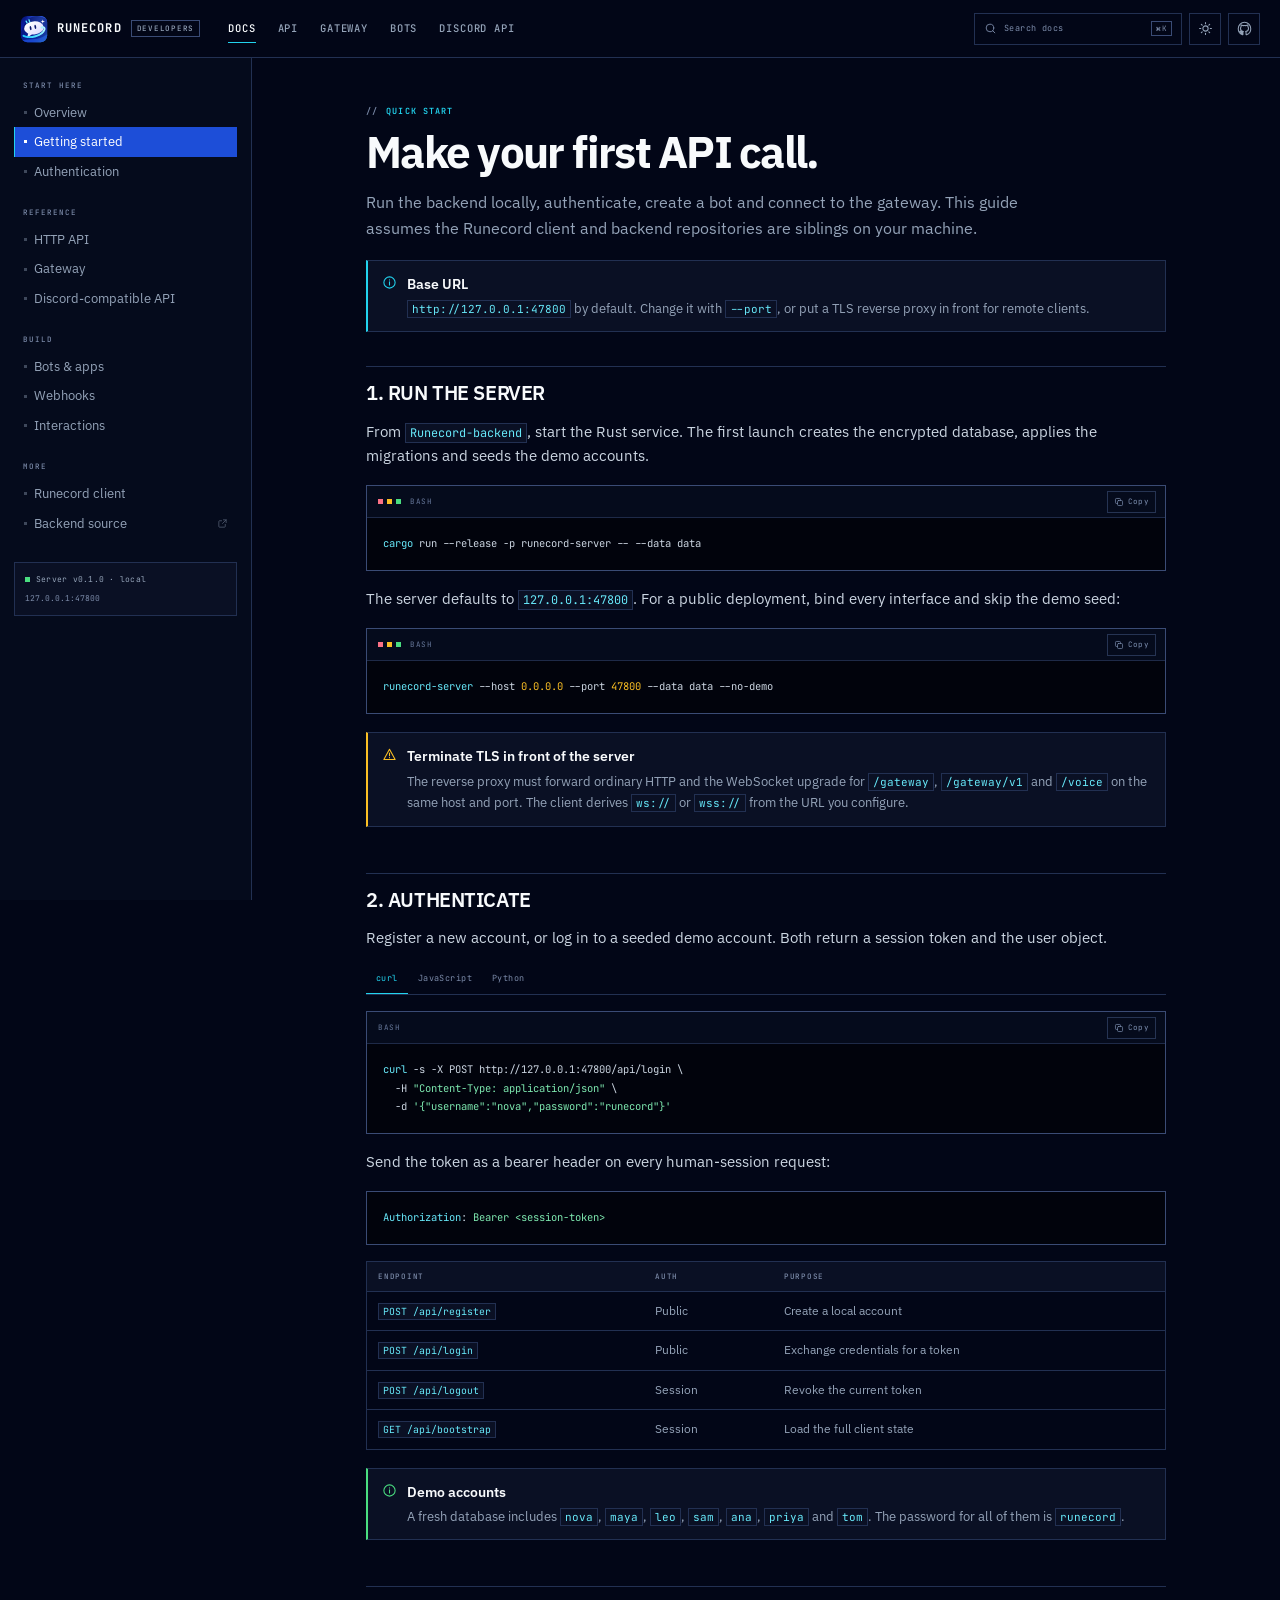
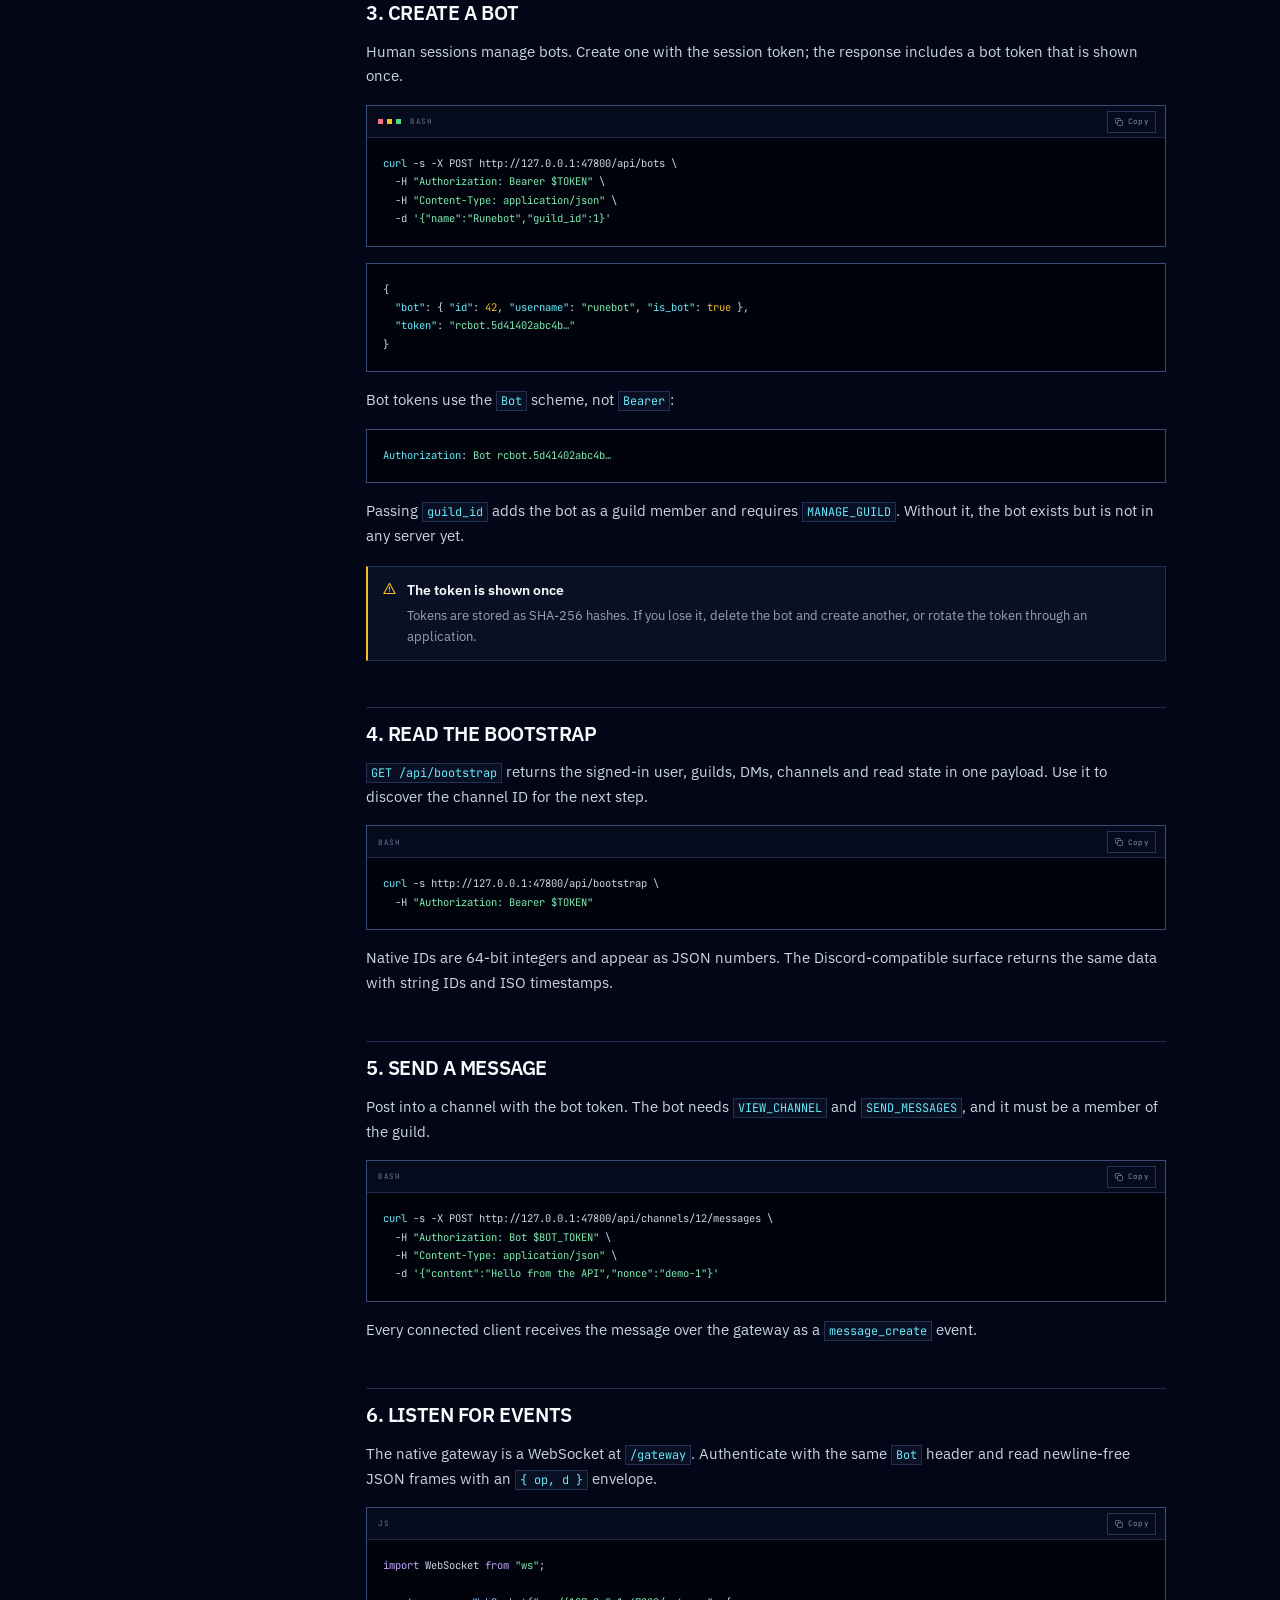
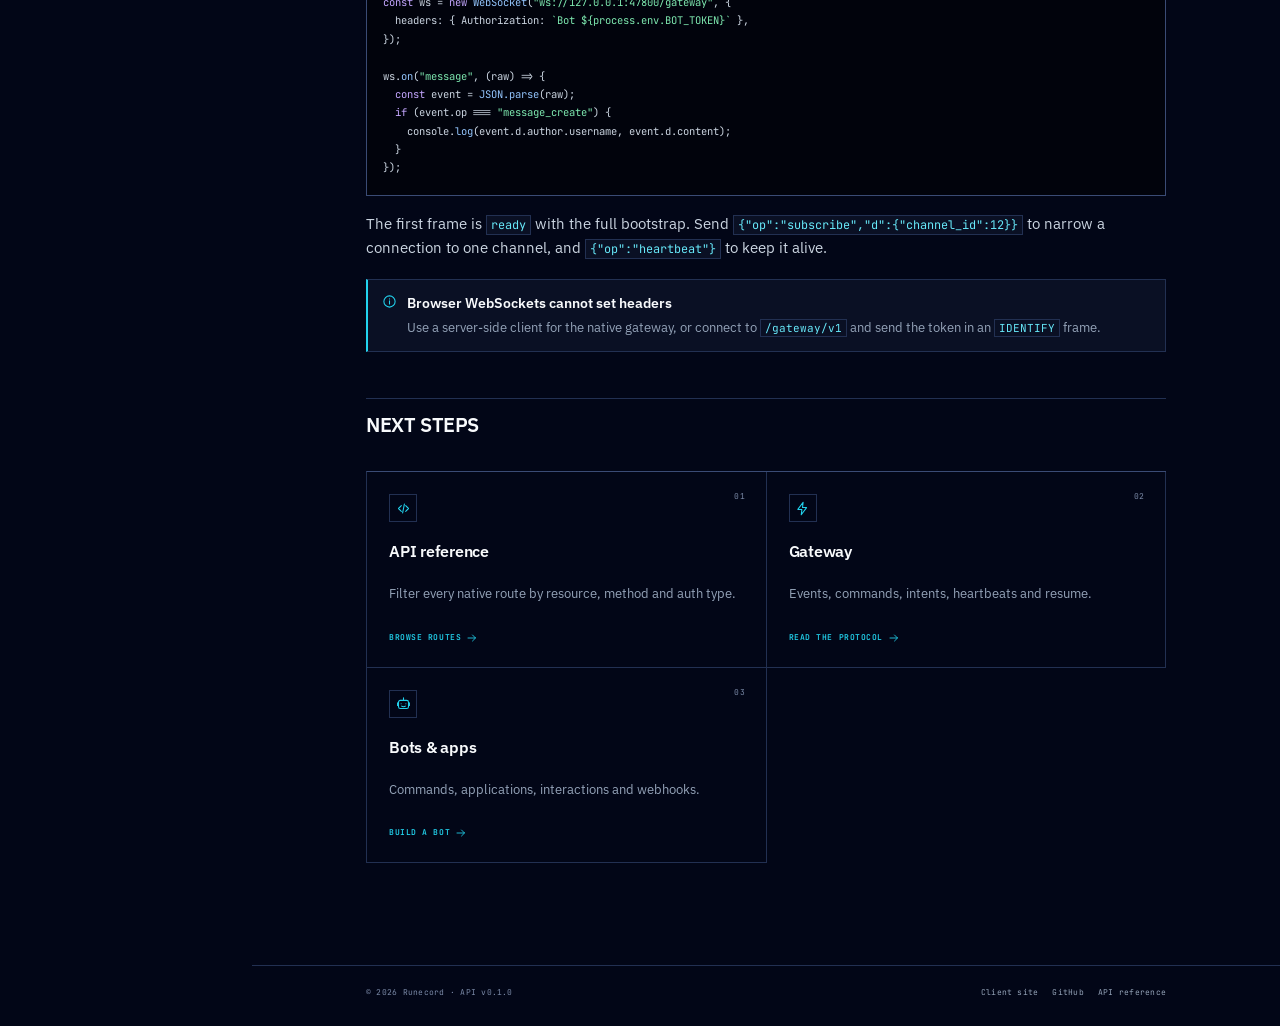
<file: docs/getting-started.html>
<!doctype html>
<html lang="en" data-theme="dark">
<head>
  <meta charset="utf-8">
  <meta name="viewport" content="width=device-width, initial-scale=1">
  <title>Getting started — Runecord Developers</title>
  <meta name="description" content="Run the Runecord backend locally, authenticate, create a bot, send a message and connect to the WebSocket gateway.">
  <meta name="theme-color" content="#020617">
  <link rel="canonical" href="https://crauxzahard.github.io/Runecord-backend/getting-started.html">
  <link rel="icon" href="assets/img/favicon.svg" type="image/svg+xml">
  <link rel="apple-touch-icon" href="assets/img/icon-180.png">
  <link rel="preconnect" href="https://fonts.googleapis.com">
  <link rel="preconnect" href="https://fonts.gstatic.com" crossorigin>
  <link href="https://fonts.googleapis.com/css2?family=IBM+Plex+Sans:wght@400;500;600;700&family=JetBrains+Mono:wght@400;500;600;700&display=swap" rel="stylesheet">
  <link rel="stylesheet" href="assets/css/style.css">
  <script>
    (function () {
      try {
        if (localStorage.getItem('runecord-docs-theme') === 'light') {
          document.documentElement.setAttribute('data-theme', 'light');
        }
      } catch (e) {}
    })();
  </script>
</head>
<body>
  <a class="skip-link" href="#main">Skip to content</a>

  <header class="topbar">
    <div class="topbar-inner">
      <a class="brand" href="index.html" aria-label="Runecord Developers home">
        <img src="assets/img/logo.svg" width="34" height="34" alt="">
        <span>Runecord</span>
        <span class="brand-badge">Developers</span>
      </a>
      <nav class="topnav" aria-label="Primary navigation">
        <a href="getting-started.html">Docs</a>
        <a href="api-reference.html">API</a>
        <a href="gateway.html">Gateway</a>
        <a href="bots.html">Bots</a>
        <a href="discord-compat.html">Discord API</a>
      </nav>
      <div class="top-actions">
        <button class="search-trigger" type="button" data-search-open aria-label="Search documentation">
          <svg class="icon" aria-hidden="true"><use href="assets/img/icons.svg#i-search"/></svg>
          <span>Search docs</span><kbd>⌘K</kbd>
        </button>
        <button class="icon-btn theme-toggle" type="button" aria-label="Switch to light theme" title="Switch theme">
          <svg class="icon icon-sun" aria-hidden="true"><use href="assets/img/icons.svg#i-sun"/></svg>
          <svg class="icon icon-moon" aria-hidden="true"><use href="assets/img/icons.svg#i-moon"/></svg>
        </button>
        <a class="icon-btn" href="https://github.com/CrauxZahard/Runecord-backend" target="_blank" rel="noopener" aria-label="Backend repository on GitHub" title="Backend repository">
          <svg class="icon" aria-hidden="true"><use href="assets/img/icons.svg#i-github"/></svg>
        </a>
        <button class="icon-btn menu-btn" type="button" aria-label="Open documentation menu" aria-expanded="false" aria-controls="sidebar">
          <svg class="icon menu-open" aria-hidden="true"><use href="assets/img/icons.svg#i-menu"/></svg>
          <svg class="icon menu-close" aria-hidden="true"><use href="assets/img/icons.svg#i-close"/></svg>
        </button>
      </div>
    </div>
  </header>

  <div class="docs-shell">
    <aside class="sidebar" id="sidebar" aria-label="Documentation navigation">
      <div class="side-group">
        <p class="side-label">Start here</p>
        <a class="side-link" href="index.html">Overview</a>
        <a class="side-link" href="getting-started.html">Getting started</a>
        <a class="side-link" href="authentication.html">Authentication</a>
      </div>
      <div class="side-group">
        <p class="side-label">Reference</p>
        <a class="side-link" href="api-reference.html">HTTP API</a>
        <a class="side-link" href="gateway.html">Gateway</a>
        <a class="side-link" href="discord-compat.html">Discord-compatible API</a>
      </div>
      <div class="side-group">
        <p class="side-label">Build</p>
        <a class="side-link" href="bots.html">Bots &amp; apps</a>
        <a class="side-link" href="bots.html#webhooks">Webhooks</a>
        <a class="side-link" href="bots.html#interactions">Interactions</a>
      </div>
      <div class="side-group">
        <p class="side-label">More</p>
        <a class="side-link" href="../Runecord/">Runecord client</a>
        <a class="side-link" href="https://github.com/CrauxZahard/Runecord-backend" target="_blank" rel="noopener">
          Backend source
          <svg class="icon ext" aria-hidden="true"><use href="assets/img/icons.svg#i-external"/></svg>
        </a>
      </div>
      <div class="side-foot">
        <div class="status-line"><span class="status-dot"></span> Server v0.1.0 · local</div>
        <code>127.0.0.1:47800</code>
      </div>
    </aside>
    <div class="sidebar-backdrop"></div>

    <main class="doc-main" id="main">
      <div class="doc-grid">
        <article class="doc-content">
          <p class="doc-eyebrow">Quick start</p>
          <h1>Make your first API call.</h1>
          <p class="doc-lede">Run the backend locally, authenticate, create a bot and connect to the gateway. This guide assumes the Runecord client and backend repositories are siblings on your machine.</p>

          <div class="callout is-info">
            <svg class="icon" aria-hidden="true"><use href="assets/img/icons.svg#i-info"/></svg>
            <div>
              <strong>Base URL</strong>
              <p><code>http://127.0.0.1:47800</code> by default. Change it with <code>--port</code>, or put a TLS reverse proxy in front for remote clients.</p>
            </div>
          </div>

          <h2 id="run-the-server">1. Run the server</h2>
          <p>From <code>Runecord-backend</code>, start the Rust service. The first launch creates the encrypted database, applies the migrations and seeds the demo accounts.</p>

          <div class="code">
            <div class="code-top">
              <span class="code-dots" aria-hidden="true"><i></i><i></i><i></i></span>
              <span class="code-lang">bash</span>
              <button class="copy-btn" type="button">
                <svg class="icon" aria-hidden="true"><use href="assets/img/icons.svg#i-copy"/></svg>
                <span class="copy-label">Copy</span>
              </button>
            </div>
            <pre><code><span class="tok-p">cargo</span> run --release -p runecord-server -- --data data</code></pre>
          </div>

          <p>The server defaults to <code>127.0.0.1:47800</code>. For a public deployment, bind every interface and skip the demo seed:</p>

          <div class="code">
            <div class="code-top">
              <span class="code-dots" aria-hidden="true"><i></i><i></i><i></i></span>
              <span class="code-lang">bash</span>
              <button class="copy-btn" type="button">
                <svg class="icon" aria-hidden="true"><use href="assets/img/icons.svg#i-copy"/></svg>
                <span class="copy-label">Copy</span>
              </button>
            </div>
            <pre><code><span class="tok-p">runecord-server</span> --host <span class="tok-n">0.0.0.0</span> --port <span class="tok-n">47800</span> --data data --no-demo</code></pre>
          </div>

          <div class="callout is-warn">
            <svg class="icon" aria-hidden="true"><use href="assets/img/icons.svg#i-warning"/></svg>
            <div>
              <strong>Terminate TLS in front of the server</strong>
              <p>The reverse proxy must forward ordinary HTTP and the WebSocket upgrade for <code>/gateway</code>, <code>/gateway/v1</code> and <code>/voice</code> on the same host and port. The client derives <code>ws://</code> or <code>wss://</code> from the URL you configure.</p>
            </div>
          </div>

          <h2 id="authenticate">2. Authenticate</h2>
          <p>Register a new account, or log in to a seeded demo account. Both return a session token and the user object.</p>

          <div class="code-tabs" data-tabs="login" role="tablist" aria-label="Login examples">
            <button type="button" role="tab" data-tab="curl" aria-selected="true">curl</button>
            <button type="button" role="tab" data-tab="javascript" aria-selected="false">JavaScript</button>
            <button type="button" role="tab" data-tab="python" aria-selected="false">Python</button>
          </div>

          <div data-panel-group="login">
            <div class="code-panel" data-panel="curl">
              <div class="code">
                <div class="code-top"><span class="code-lang">bash</span><button class="copy-btn" type="button"><svg class="icon" aria-hidden="true"><use href="assets/img/icons.svg#i-copy"/></svg><span class="copy-label">Copy</span></button></div>
                <pre><code><span class="tok-p">curl</span> -s -X POST http://127.0.0.1:47800/api/login \
  -H <span class="tok-s">"Content-Type: application/json"</span> \
  -d <span class="tok-s">'{"username":"nova","password":"runecord"}'</span></code></pre>
              </div>
            </div>

            <div class="code-panel" data-panel="javascript" hidden>
              <div class="code">
                <div class="code-top"><span class="code-lang">js</span><button class="copy-btn" type="button"><svg class="icon" aria-hidden="true"><use href="assets/img/icons.svg#i-copy"/></svg><span class="copy-label">Copy</span></button></div>
                <pre><code><span class="tok-k">const</span> response = <span class="tok-k">await</span> <span class="tok-f">fetch</span>(<span class="tok-s">"http://127.0.0.1:47800/api/login"</span>, {
  method: <span class="tok-s">"POST"</span>,
  headers: { <span class="tok-p">"Content-Type"</span>: <span class="tok-s">"application/json"</span> },
  body: <span class="tok-f">JSON.stringify</span>({ username: <span class="tok-s">"nova"</span>, password: <span class="tok-s">"runecord"</span> }),
});

<span class="tok-k">const</span> { token, user } = <span class="tok-k">await</span> response.<span class="tok-f">json</span>();</code></pre>
              </div>
            </div>

            <div class="code-panel" data-panel="python" hidden>
              <div class="code">
                <div class="code-top"><span class="code-lang">python</span><button class="copy-btn" type="button"><svg class="icon" aria-hidden="true"><use href="assets/img/icons.svg#i-copy"/></svg><span class="copy-label">Copy</span></button></div>
                <pre><code><span class="tok-k">import</span> requests

response = requests.<span class="tok-f">post</span>(
    <span class="tok-s">"http://127.0.0.1:47800/api/login"</span>,
    json={<span class="tok-s">"username"</span>: <span class="tok-s">"nova"</span>, <span class="tok-s">"password"</span>: <span class="tok-s">"runecord"</span>},
)
token = response.<span class="tok-f">json</span>()[<span class="tok-s">"token"</span>]</code></pre>
              </div>
            </div>
          </div>

          <p>Send the token as a bearer header on every human-session request:</p>

          <div class="code no-top">
            <pre><code><span class="tok-p">Authorization</span>: <span class="tok-s">Bearer &lt;session-token&gt;</span></code></pre>
          </div>

          <div class="table-wrap">
            <table>
              <thead><tr><th>Endpoint</th><th>Auth</th><th>Purpose</th></tr></thead>
              <tbody>
                <tr><td><code>POST /api/register</code></td><td>Public</td><td>Create a local account</td></tr>
                <tr><td><code>POST /api/login</code></td><td>Public</td><td>Exchange credentials for a token</td></tr>
                <tr><td><code>POST /api/logout</code></td><td>Session</td><td>Revoke the current token</td></tr>
                <tr><td><code>GET /api/bootstrap</code></td><td>Session</td><td>Load the full client state</td></tr>
              </tbody>
            </table>
          </div>

          <div class="callout is-tip">
            <svg class="icon" aria-hidden="true"><use href="assets/img/icons.svg#i-info"/></svg>
            <div>
              <strong>Demo accounts</strong>
              <p>A fresh database includes <code>nova</code>, <code>maya</code>, <code>leo</code>, <code>sam</code>, <code>ana</code>, <code>priya</code> and <code>tom</code>. The password for all of them is <code>runecord</code>.</p>
            </div>
          </div>

          <h2 id="create-a-bot">3. Create a bot</h2>
          <p>Human sessions manage bots. Create one with the session token; the response includes a bot token that is shown once.</p>

          <div class="code">
            <div class="code-top">
              <span class="code-dots" aria-hidden="true"><i></i><i></i><i></i></span>
              <span class="code-lang">bash</span>
              <button class="copy-btn" type="button"><svg class="icon" aria-hidden="true"><use href="assets/img/icons.svg#i-copy"/></svg><span class="copy-label">Copy</span></button>
            </div>
            <pre><code><span class="tok-p">curl</span> -s -X POST http://127.0.0.1:47800/api/bots \
  -H <span class="tok-s">"Authorization: Bearer $TOKEN"</span> \
  -H <span class="tok-s">"Content-Type: application/json"</span> \
  -d <span class="tok-s">'{"name":"Runebot","guild_id":1}'</span></code></pre>
          </div>

          <div class="code no-top">
            <pre><code>{
  <span class="tok-p">"bot"</span>: { <span class="tok-p">"id"</span>: <span class="tok-n">42</span>, <span class="tok-p">"username"</span>: <span class="tok-s">"runebot"</span>, <span class="tok-p">"is_bot"</span>: <span class="tok-b">true</span> },
  <span class="tok-p">"token"</span>: <span class="tok-s">"rcbot.5d41402abc4b…"</span>
}</code></pre>
          </div>

          <p>Bot tokens use the <code>Bot</code> scheme, not <code>Bearer</code>:</p>

          <div class="code no-top">
            <pre><code><span class="tok-p">Authorization</span>: <span class="tok-s">Bot rcbot.5d41402abc4b…</span></code></pre>
          </div>

          <p>Passing <code>guild_id</code> adds the bot as a guild member and requires <code>MANAGE_GUILD</code>. Without it, the bot exists but is not in any server yet.</p>

          <div class="callout is-warn">
            <svg class="icon" aria-hidden="true"><use href="assets/img/icons.svg#i-warning"/></svg>
            <div>
              <strong>The token is shown once</strong>
              <p>Tokens are stored as SHA-256 hashes. If you lose it, delete the bot and create another, or rotate the token through an application.</p>
            </div>
          </div>

          <h2 id="bootstrap">4. Read the bootstrap</h2>
          <p><code>GET /api/bootstrap</code> returns the signed-in user, guilds, DMs, channels and read state in one payload. Use it to discover the channel ID for the next step.</p>

          <div class="code">
            <div class="code-top"><span class="code-lang">bash</span><button class="copy-btn" type="button"><svg class="icon" aria-hidden="true"><use href="assets/img/icons.svg#i-copy"/></svg><span class="copy-label">Copy</span></button></div>
            <pre><code><span class="tok-p">curl</span> -s http://127.0.0.1:47800/api/bootstrap \
  -H <span class="tok-s">"Authorization: Bearer $TOKEN"</span></code></pre>
          </div>

          <p>Native IDs are 64-bit integers and appear as JSON numbers. The Discord-compatible surface returns the same data with string IDs and ISO timestamps.</p>

          <h2 id="first-message">5. Send a message</h2>
          <p>Post into a channel with the bot token. The bot needs <code>VIEW_CHANNEL</code> and <code>SEND_MESSAGES</code>, and it must be a member of the guild.</p>

          <div class="code">
            <div class="code-top"><span class="code-lang">bash</span><button class="copy-btn" type="button"><svg class="icon" aria-hidden="true"><use href="assets/img/icons.svg#i-copy"/></svg><span class="copy-label">Copy</span></button></div>
            <pre><code><span class="tok-p">curl</span> -s -X POST http://127.0.0.1:47800/api/channels/12/messages \
  -H <span class="tok-s">"Authorization: Bot $BOT_TOKEN"</span> \
  -H <span class="tok-s">"Content-Type: application/json"</span> \
  -d <span class="tok-s">'{"content":"Hello from the API","nonce":"demo-1"}'</span></code></pre>
          </div>

          <p>Every connected client receives the message over the gateway as a <code>message_create</code> event.</p>

          <h2 id="connect-gateway">6. Listen for events</h2>
          <p>The native gateway is a WebSocket at <code>/gateway</code>. Authenticate with the same <code>Bot</code> header and read newline-free JSON frames with an <code>{ op, d }</code> envelope.</p>

          <div class="code">
            <div class="code-top"><span class="code-lang">js</span><button class="copy-btn" type="button"><svg class="icon" aria-hidden="true"><use href="assets/img/icons.svg#i-copy"/></svg><span class="copy-label">Copy</span></button></div>
            <pre><code><span class="tok-k">import</span> WebSocket <span class="tok-k">from</span> <span class="tok-s">"ws"</span>;

<span class="tok-k">const</span> ws = <span class="tok-k">new</span> <span class="tok-f">WebSocket</span>(<span class="tok-s">"ws://127.0.0.1:47800/gateway"</span>, {
  headers: { Authorization: <span class="tok-s">`Bot ${process.env.BOT_TOKEN}`</span> },
});

ws.<span class="tok-f">on</span>(<span class="tok-s">"message"</span>, (raw) => {
  <span class="tok-k">const</span> event = <span class="tok-f">JSON.parse</span>(raw);
  <span class="tok-k">if</span> (event.op === <span class="tok-s">"message_create"</span>) {
    console.<span class="tok-f">log</span>(event.d.author.username, event.d.content);
  }
});</code></pre>
          </div>

          <p>The first frame is <code>ready</code> with the full bootstrap. Send <code>{"op":"subscribe","d":{"channel_id":12}}</code> to narrow a connection to one channel, and <code>{"op":"heartbeat"}</code> to keep it alive.</p>

          <div class="callout is-info">
            <svg class="icon" aria-hidden="true"><use href="assets/img/icons.svg#i-info"/></svg>
            <div>
              <strong>Browser WebSockets cannot set headers</strong>
              <p>Use a server-side client for the native gateway, or connect to <code>/gateway/v1</code> and send the token in an <code>IDENTIFY</code> frame.</p>
            </div>
          </div>

          <h2 id="next-steps">Next steps</h2>
          <div class="card-grid">
            <a class="card" href="api-reference.html">
              <span class="card-ico"><svg class="icon" aria-hidden="true"><use href="assets/img/icons.svg#i-api"/></svg></span>
              <h3>API reference</h3>
              <p>Filter every native route by resource, method and auth type.</p>
              <span class="card-link">Browse routes <svg class="icon" aria-hidden="true"><use href="assets/img/icons.svg#i-arrow"/></svg></span>
            </a>
            <a class="card" href="gateway.html">
              <span class="card-ico"><svg class="icon" aria-hidden="true"><use href="assets/img/icons.svg#i-bolt"/></svg></span>
              <h3>Gateway</h3>
              <p>Events, commands, intents, heartbeats and resume.</p>
              <span class="card-link">Read the protocol <svg class="icon" aria-hidden="true"><use href="assets/img/icons.svg#i-arrow"/></svg></span>
            </a>
            <a class="card" href="bots.html">
              <span class="card-ico"><svg class="icon" aria-hidden="true"><use href="assets/img/icons.svg#i-bot"/></svg></span>
              <h3>Bots &amp; apps</h3>
              <p>Commands, applications, interactions and webhooks.</p>
              <span class="card-link">Build a bot <svg class="icon" aria-hidden="true"><use href="assets/img/icons.svg#i-arrow"/></svg></span>
            </a>
          </div>
        </article>

        <aside class="toc" aria-label="On this page">
          <p class="toc-label">On this page</p>
          <nav class="toc-list" id="toc-list"></nav>
        </aside>
      </div>

      <footer class="doc-foot">
        <div class="doc-foot-inner">
          <span>© <span id="year">2026</span> Runecord · API v0.1.0</span>
          <div class="doc-foot-links">
            <a href="../Runecord/">Client site</a>
            <a href="https://github.com/CrauxZahard/Runecord-backend" target="_blank" rel="noopener">GitHub</a>
            <a href="api-reference.html">API reference</a>
          </div>
        </div>
      </footer>
    </main>
  </div>

  <dialog class="search-dialog" id="search-dialog" aria-label="Search documentation">
    <div class="search-top">
      <svg class="icon" aria-hidden="true"><use href="assets/img/icons.svg#i-search"/></svg>
      <input id="search-input" type="search" placeholder="Search docs, endpoints, events…" autocomplete="off" spellcheck="false">
      <button class="search-close" type="button" aria-label="Close search"><svg class="icon" aria-hidden="true"><use href="assets/img/icons.svg#i-close"/></svg></button>
    </div>
    <div class="search-results" id="search-results"></div>
    <div class="search-foot">
      <span><kbd>↑</kbd><kbd>↓</kbd> navigate</span>
      <span><kbd>↵</kbd> open</span>
      <span><kbd>esc</kbd> close</span>
    </div>
  </dialog>

  <div class="toast" id="toast" role="status" aria-live="polite"></div>

  <script src="assets/js/api-data.js"></script>
  <script src="assets/js/site.js"></script>
</body>
</html>
</file>
<file: docs/assets/css/style.css>
/* ==========================================================================
   Runecord Developers — technical field manual
   ========================================================================== */

:root {
  --bg: #020617;
  --bg-soft: #050b1c;
  --surface: #0a1024;
  --surface-2: #0e152b;
  --card: #0a1024;
  --card-hover: #101a36;
  --line: #223052;
  --line-strong: #3a4b75;
  --grid: rgba(56, 82, 145, 0.16);
  --text: #f8fafc;
  --body: #cbd5e1;
  --muted: #94a3b8;
  --faint: #7b8aa8;
  --blue: #1d4ed8;
  --blue-2: #2563eb;
  --blue-3: #1e40af;
  --cyan: #22d3ee;
  --cyan-2: #67e8f9;
  --green: #4ade80;
  --amber: #fbbf24;
  --red: #fb7185;
  --violet: #a78bfa;
  --code-bg: #01030c;
  --code-line: #1e2a48;
  --topbar-bg: #020617;
  --font-sans: "IBM Plex Sans", ui-sans-serif, system-ui, -apple-system, "Segoe UI", sans-serif;
  --font-mono: "JetBrains Mono", ui-monospace, SFMono-Regular, Consolas, monospace;
  --topbar-h: 58px;
  --sidebar-w: 252px;
  color-scheme: dark;
}

[data-theme="light"] {
  --bg: #f4f6fb;
  --bg-soft: #e9eef8;
  --surface: #ffffff;
  --surface-2: #ffffff;
  --card: #ffffff;
  --card-hover: #f2f6ff;
  --line: #c8d2e4;
  --line-strong: #8fa1c0;
  --grid: rgba(30, 58, 138, 0.09);
  --text: #060b1a;
  --body: #263248;
  --muted: #4b5a74;
  --faint: #5c6c86;
  --blue: #173fc9;
  --blue-2: #1d4ed8;
  --blue-3: #122f96;
  --cyan: #0e7490;
  --cyan-2: #0891b2;
  --green: #15803d;
  --amber: #a16207;
  --red: #be123c;
  --violet: #6d4fd0;
  --code-bg: #01030c;
  --code-line: #1e2a48;
  --topbar-bg: #f4f6fb;
  color-scheme: light;
}

*,
*::before,
*::after {
  box-sizing: border-box;
}

html {
  scroll-behavior: smooth;
  -webkit-text-size-adjust: 100%;
}

body {
  margin: 0;
  min-width: 320px;
  background: var(--bg);
  color: var(--text);
  font-family: var(--font-sans);
  font-size: 16px;
  line-height: 1.55;
  -webkit-font-smoothing: antialiased;
  text-rendering: optimizeLegibility;
}

body.drawer-open {
  overflow: hidden;
}

img,
svg {
  display: block;
  max-width: 100%;
}

a {
  color: inherit;
  text-decoration: none;
}

button,
input,
select,
textarea {
  font: inherit;
  color: inherit;
}

h1,
h2,
h3,
h4,
p,
ul,
ol,
table {
  margin: 0;
}

ul,
ol {
  padding: 0;
  list-style: none;
}

::selection {
  background: var(--cyan);
  color: #020617;
}

:focus-visible {
  outline: 2px solid var(--cyan);
  outline-offset: 2px;
}

.icon {
  width: 17px;
  height: 17px;
  flex: none;
  fill: none;
  stroke: currentColor;
  stroke-width: 1.7;
  stroke-linecap: round;
  stroke-linejoin: round;
}

.sr-only {
  position: absolute;
  width: 1px;
  height: 1px;
  padding: 0;
  margin: -1px;
  overflow: hidden;
  clip: rect(0, 0, 0, 0);
  white-space: nowrap;
  border: 0;
}

.skip-link {
  position: fixed;
  top: 8px;
  left: 8px;
  z-index: 200;
  padding: 9px 14px;
  background: var(--cyan);
  color: #020617;
  font-family: var(--font-mono);
  font-size: 9px;
  font-weight: 700;
  letter-spacing: 0.08em;
  text-transform: uppercase;
  transform: translateY(-160%);
  transition: transform 0.18s ease;
}

.skip-link:focus {
  transform: none;
}

.wrap {
  width: min(1180px, calc(100% - 56px));
  margin-inline: auto;
}

/* ---------- Buttons ---------- */

.btn {
  display: inline-flex;
  align-items: center;
  justify-content: center;
  gap: 8px;
  min-height: 40px;
  padding: 0 15px;
  border: 1px solid transparent;
  border-radius: 0;
  background: transparent;
  font-family: var(--font-mono);
  font-size: 9.5px;
  font-weight: 700;
  letter-spacing: 0.08em;
  text-transform: uppercase;
  cursor: pointer;
  transition: background 0.16s ease, color 0.16s ease, border-color 0.16s ease;
}

.btn .icon {
  width: 14px;
  height: 14px;
}

.btn-primary {
  background: var(--blue);
  border-color: var(--blue);
  color: #fff;
}

.btn-primary:hover {
  background: var(--blue-2);
  border-color: var(--blue-2);
}

.btn-ghost {
  border-color: var(--line-strong);
  color: var(--text);
}

.btn-ghost:hover {
  border-color: var(--cyan);
  color: var(--cyan);
}

.btn-sm {
  min-height: 32px;
  padding: 0 10px;
  font-size: 8.5px;
}

.btn-lg {
  min-height: 46px;
  padding: 0 18px;
  font-size: 10px;
}

/* ---------- Top bar ---------- */

.topbar {
  position: sticky;
  top: 0;
  z-index: 90;
  height: var(--topbar-h);
  border-bottom: 1px solid var(--line);
  background: var(--topbar-bg);
}

.topbar-inner {
  display: flex;
  align-items: center;
  gap: 28px;
  height: 100%;
  padding: 0 20px;
}

.brand {
  display: inline-flex;
  align-items: center;
  gap: 9px;
  flex: none;
  font-family: var(--font-mono);
  font-size: 12px;
  font-weight: 700;
  letter-spacing: 0.09em;
  text-transform: uppercase;
  white-space: nowrap;
}

.brand img {
  width: 28px;
  height: 28px;
}

.brand-badge {
  padding: 2px 5px;
  border: 1px solid var(--line-strong);
  color: var(--muted);
  font-size: 7.5px;
  font-weight: 500;
  letter-spacing: 0.1em;
}

.topnav {
  display: flex;
  align-items: center;
  gap: 22px;
  font-family: var(--font-mono);
  font-size: 10.5px;
  font-weight: 500;
  letter-spacing: 0.08em;
  text-transform: uppercase;
  color: var(--muted);
}

.topnav a {
  position: relative;
  padding: 6px 0;
  transition: color 0.16s ease;
}

.topnav a::after {
  content: "";
  position: absolute;
  left: 0;
  right: 0;
  bottom: 0;
  height: 1px;
  background: var(--cyan);
  transform: scaleX(0);
  transform-origin: left;
  transition: transform 0.18s ease;
}

.topnav a:hover,
.topnav a[aria-current="page"] {
  color: var(--text);
}

.topnav a:hover::after,
.topnav a[aria-current="page"]::after {
  transform: scaleX(1);
}

.top-actions {
  display: flex;
  align-items: center;
  gap: 7px;
  margin-left: auto;
}

.search-trigger {
  display: flex;
  align-items: center;
  gap: 7px;
  width: 208px;
  height: 32px;
  padding: 0 9px;
  border: 1px solid var(--line);
  background: transparent;
  color: var(--faint);
  font-family: var(--font-mono);
  font-size: 8.5px;
  letter-spacing: 0.05em;
  cursor: pointer;
  transition: border-color 0.16s ease, color 0.16s ease;
}

.search-trigger:hover {
  border-color: var(--line-strong);
  color: var(--muted);
}

.search-trigger .icon {
  width: 13px;
  height: 13px;
}

.search-trigger span {
  flex: 1;
  text-align: left;
}

kbd {
  display: inline-flex;
  align-items: center;
  gap: 2px;
  padding: 1px 4px;
  border: 1px solid var(--line-strong);
  color: var(--faint);
  font-family: var(--font-mono);
  font-size: 7.5px;
  line-height: 1.5;
}

.icon-btn {
  display: grid;
  place-items: center;
  width: 32px;
  height: 32px;
  padding: 0;
  border: 1px solid var(--line);
  background: transparent;
  color: var(--muted);
  cursor: pointer;
  transition: color 0.16s ease, border-color 0.16s ease, background 0.16s ease;
}

.icon-btn:hover {
  color: var(--text);
  border-color: var(--line-strong);
  background: var(--surface);
}

.icon-btn .icon {
  width: 15px;
  height: 15px;
}

.icon-sun,
.icon-moon,
.menu-close {
  display: none;
}

[data-theme="dark"] .icon-sun {
  display: block;
}

[data-theme="light"] .icon-moon {
  display: block;
}

.menu-btn {
  display: none;
}

.menu-btn[aria-expanded="true"] .menu-open {
  display: none;
}

.menu-btn[aria-expanded="true"] .menu-close {
  display: block;
}

/* ---------- Sidebar ---------- */

.docs-shell {
  min-height: calc(100vh - var(--topbar-h));
}

.sidebar {
  position: fixed;
  top: var(--topbar-h);
  bottom: 0;
  left: 0;
  z-index: 70;
  width: var(--sidebar-w);
  padding: 22px 14px 30px;
  border-right: 1px solid var(--line);
  background: var(--bg-soft);
  overflow-y: auto;
  overscroll-behavior: contain;
}

.sidebar-backdrop {
  display: none;
}

.side-group {
  margin-bottom: 21px;
}

.side-label {
  margin-bottom: 6px;
  padding: 0 9px;
  color: var(--faint);
  font-family: var(--font-mono);
  font-size: 7.5px;
  font-weight: 500;
  letter-spacing: 0.13em;
  text-transform: uppercase;
}

.side-link {
  position: relative;
  display: flex;
  align-items: center;
  gap: 7px;
  padding: 6px 9px;
  border-left: 1px solid transparent;
  color: var(--muted);
  font-size: 12.5px;
  line-height: 1.4;
  transition: color 0.16s ease, background 0.16s ease, border-color 0.16s ease;
}

.side-link::before {
  content: "";
  width: 3px;
  height: 3px;
  flex: none;
  background: currentColor;
  opacity: 0.4;
}

.side-link:hover {
  color: var(--text);
  background: var(--surface);
}

.side-link[aria-current="page"],
.side-link.is-active {
  border-left-color: var(--cyan);
  background: var(--blue);
  color: #fff;
}

.side-link[aria-current="page"]::before,
.side-link.is-active::before {
  background: #fff;
  opacity: 1;
}

.side-link .ext {
  width: 11px;
  height: 11px;
  margin-left: auto;
  opacity: 0.55;
}

.side-foot {
  margin-top: 24px;
  padding: 10px;
  border: 1px solid var(--line);
  background: var(--surface);
}

.status-line {
  display: flex;
  align-items: center;
  gap: 6px;
  color: var(--muted);
  font-family: var(--font-mono);
  font-size: 8px;
  letter-spacing: 0.03em;
}

.status-dot {
  width: 5px;
  height: 5px;
  background: var(--green);
}

.side-foot code {
  display: block;
  margin-top: 7px;
  color: var(--faint);
  font-family: var(--font-mono);
  font-size: 8px;
  word-break: break-all;
}

/* ---------- Docs layout ---------- */

.doc-main {
  margin-left: var(--sidebar-w);
  min-height: calc(100vh - var(--topbar-h));
}

.doc-grid {
  display: grid;
  grid-template-columns: minmax(0, 1fr) 188px;
  gap: 48px;
  width: 100%;
  max-width: 1120px;
  margin: 0 auto;
  padding: 38px 44px 72px;
}

.doc-grid.single {
  grid-template-columns: minmax(0, 1fr);
  max-width: 940px;
}

.doc-content {
  min-width: 0;
  max-width: 850px;
  color: var(--body);
  font-size: 14.5px;
  line-height: 1.7;
}

.doc-eyebrow {
  display: flex;
  align-items: center;
  gap: 8px;
  margin-bottom: 12px;
  color: var(--cyan);
  font-family: var(--font-mono);
  font-size: 8.5px;
  font-weight: 600;
  letter-spacing: 0.13em;
  text-transform: uppercase;
}

.doc-eyebrow::before {
  content: "//";
  color: var(--faint);
}

.doc-content h1 {
  margin-bottom: 15px;
  color: var(--text);
  font-size: clamp(2rem, 3.4vw, 2.85rem);
  font-weight: 700;
  line-height: 1.02;
  letter-spacing: -0.04em;
}

.doc-lede {
  max-width: 66ch;
  margin-bottom: 28px;
  color: var(--muted);
  font-size: 0.98rem;
  line-height: 1.65;
}

.doc-content h2 {
  margin: 46px 0 14px;
  padding-top: 14px;
  border-top: 1px solid var(--line);
  color: var(--text);
  font-size: 1.28rem;
  font-weight: 600;
  line-height: 1.2;
  letter-spacing: -0.02em;
  text-transform: uppercase;
  scroll-margin-top: 80px;
}

.doc-content h2:first-of-type {
  margin-top: 34px;
}

.doc-content h3 {
  margin: 28px 0 9px;
  color: var(--text);
  font-size: 0.98rem;
  font-weight: 600;
  letter-spacing: -0.01em;
  scroll-margin-top: 80px;
}

.doc-content p {
  margin: 12px 0;
}

.doc-content strong {
  color: var(--text);
  font-weight: 600;
}

.doc-content a:not(.btn):not(.card):not(.endpoint) {
  color: var(--cyan);
  text-decoration: underline;
  text-decoration-color: rgba(34, 211, 238, 0.35);
  text-underline-offset: 3px;
}

.doc-content a:not(.btn):not(.card):not(.endpoint):hover {
  text-decoration-color: var(--cyan);
}

.doc-content ul,
.doc-content ol {
  display: grid;
  gap: 6px;
  margin: 13px 0;
  padding-left: 19px;
}

.doc-content ul {
  list-style: square;
}

.doc-content ol {
  list-style: decimal;
}

.doc-content li::marker {
  color: var(--cyan);
  font-family: var(--font-mono);
  font-size: 0.8em;
}

.doc-content code {
  padding: 1px 4px;
  border: 1px solid var(--line);
  background: var(--surface);
  color: var(--cyan-2);
  font-family: var(--font-mono);
  font-size: 0.82em;
  word-break: break-word;
}

[data-theme="light"] .doc-content code {
  background: #eef3ff;
  color: #0b5d7c;
}

.doc-content hr {
  margin: 36px 0;
  border: 0;
  border-top: 1px solid var(--line);
}

/* TOC */

.toc {
  position: sticky;
  top: 80px;
  align-self: start;
  max-height: calc(100vh - 100px);
  overflow-y: auto;
  padding-top: 2px;
}

.toc-label {
  margin-bottom: 9px;
  color: var(--faint);
  font-family: var(--font-mono);
  font-size: 7.5px;
  font-weight: 500;
  letter-spacing: 0.13em;
  text-transform: uppercase;
}

.toc-list {
  display: grid;
  gap: 0;
  border-left: 1px solid var(--line);
}

.toc-list a {
  display: block;
  margin-left: -1px;
  padding: 4px 0 4px 10px;
  border-left: 1px solid transparent;
  color: var(--faint);
  font-family: var(--font-mono);
  font-size: 9.5px;
  line-height: 1.45;
  letter-spacing: 0.01em;
  transition: color 0.16s ease, border-color 0.16s ease;
}

.toc-list a:hover {
  color: var(--text);
}

.toc-list a.is-active {
  border-left-color: var(--cyan);
  color: var(--cyan);
}

.toc-list a.toc-h3 {
  padding-left: 20px;
  font-size: 9px;
}

/* ---------- Code ---------- */

.code {
  position: relative;
  margin: 16px 0;
  border: 1px solid var(--line-strong);
  background: var(--code-bg);
  overflow: hidden;
}

.code-top {
  display: flex;
  align-items: center;
  gap: 9px;
  height: 32px;
  padding: 0 9px 0 11px;
  border-bottom: 1px solid var(--code-line);
  background: #050b1c;
}

.code-dots {
  display: inline-flex;
  gap: 4px;
}

.code-dots i {
  width: 5px;
  height: 5px;
  background: rgba(255, 255, 255, 0.2);
}

.code-dots i:first-child {
  background: #fb7185;
}
.code-dots i:nth-child(2) {
  background: #fbbf24;
}
.code-dots i:nth-child(3) {
  background: #4ade80;
}

.code-lang {
  color: #67789a;
  font-family: var(--font-mono);
  font-size: 7.5px;
  letter-spacing: 0.08em;
  text-transform: uppercase;
}

.code-top .copy-btn {
  margin-left: auto;
}

.code pre {
  margin: 0;
  padding: 16px 16px 18px;
  overflow-x: auto;
  color: #cbd5e1;
  font-family: var(--font-mono);
  font-size: 10.5px;
  line-height: 1.75;
  tab-size: 2;
}

.doc-content .code pre code,
[data-theme="light"] .doc-content .code pre code {
  padding: 0;
  border: 0;
  background: transparent;
  color: inherit;
  font-size: inherit;
  word-break: normal;
}

.code.no-top pre {
  padding-top: 16px;
}

.copy-btn {
  display: inline-flex;
  align-items: center;
  gap: 4px;
  height: 22px;
  padding: 0 6px;
  border: 1px solid #263453;
  background: transparent;
  color: #7d8fb0;
  font-family: var(--font-mono);
  font-size: 7.5px;
  letter-spacing: 0.05em;
  cursor: pointer;
  transition: color 0.16s ease, border-color 0.16s ease, background 0.16s ease;
}

.copy-btn:hover {
  color: #fff;
  border-color: #3a4b75;
  background: rgba(255, 255, 255, 0.05);
}

.copy-btn .icon {
  width: 10px;
  height: 10px;
}

.copy-btn.is-copied {
  color: var(--green);
  border-color: rgba(74, 222, 128, 0.4);
}

/* Tokens */

.tok-k { color: #c4a7ff; }
.tok-s { color: #7ee9b0; }
.tok-n { color: #fbbf24; }
.tok-c { color: #5d6d8e; font-style: italic; }
.tok-p { color: #67e8f9; }
.tok-f { color: #93c5fd; }
.tok-b { color: #fbbf24; }
.tok-m { color: #fb7185; }
.tok-v { color: #e2e8f0; }

/* Code tabs */

.code-tabs {
  display: flex;
  align-items: center;
  gap: 0;
  margin-bottom: 14px;
  border-bottom: 1px solid var(--line);
}

.code-tabs button {
  padding: 8px 10px;
  border: 0;
  border-bottom: 1px solid transparent;
  background: transparent;
  color: var(--faint);
  font-family: var(--font-mono);
  font-size: 8.5px;
  letter-spacing: 0.05em;
  cursor: pointer;
  transition: color 0.16s ease, border-color 0.16s ease;
}

.code-tabs button:hover {
  color: var(--text);
}

.code-tabs button[aria-selected="true"] {
  border-bottom-color: var(--cyan);
  color: var(--cyan);
}

.code-panel[hidden] {
  display: none;
}

/* ---------- Callouts ---------- */

.callout {
  display: flex;
  align-items: flex-start;
  gap: 10px;
  margin: 18px 0;
  padding: 12px 14px;
  border: 1px solid var(--line);
  border-left: 2px solid var(--cyan);
  background: var(--surface);
}

.callout > .icon {
  width: 15px;
  height: 15px;
  margin-top: 2px;
  color: var(--cyan);
}

.callout strong {
  display: block;
  margin-bottom: 2px;
  color: var(--text);
  font-size: 0.85rem;
  font-weight: 600;
}

.callout p {
  margin: 0;
  color: var(--muted);
  font-size: 0.84rem;
  line-height: 1.6;
}

.callout.is-warn {
  border-left-color: var(--amber);
}

.callout.is-warn > .icon {
  color: var(--amber);
}

.callout.is-tip {
  border-left-color: var(--green);
}

.callout.is-tip > .icon {
  color: var(--green);
}

/* ---------- Tables ---------- */

.table-wrap {
  margin: 16px 0;
  border: 1px solid var(--line);
  overflow-x: auto;
}

table {
  width: 100%;
  min-width: 540px;
  border-collapse: collapse;
  font-size: 12px;
}

th {
  padding: 8px 11px;
  border-bottom: 1px solid var(--line);
  background: var(--surface);
  color: var(--faint);
  font-family: var(--font-mono);
  font-size: 7.5px;
  font-weight: 500;
  letter-spacing: 0.1em;
  text-align: left;
  text-transform: uppercase;
  white-space: nowrap;
}

td {
  padding: 9px 11px;
  border-bottom: 1px solid var(--line);
  color: var(--muted);
  vertical-align: top;
}

tr:last-child td {
  border-bottom: 0;
}

td code,
th code {
  white-space: nowrap;
}

td strong {
  color: var(--text);
  font-weight: 600;
}

.table-wrap table code {
  background: var(--surface);
}

/* ---------- Home ---------- */

.portal-hero {
  position: relative;
  padding: 58px 0 44px;
  border-bottom: 1px solid var(--line);
  overflow: hidden;
}

.hero-grid-bg {
  position: absolute;
  inset: 0;
  background-image: linear-gradient(var(--grid) 1px, transparent 1px),
    linear-gradient(90deg, var(--grid) 1px, transparent 1px);
  background-size: 72px 72px;
  -webkit-mask-image: linear-gradient(to bottom, #000 0%, #000 70%, transparent 100%);
  mask-image: linear-gradient(to bottom, #000 0%, #000 70%, transparent 100%);
  pointer-events: none;
}

.hero-grid {
  position: relative;
  display: grid;
  grid-template-columns: 1.02fr 0.98fr;
  align-items: center;
  gap: 48px;
}

.hero-copy {
  max-width: 600px;
  min-width: 0;
}

.eyebrow {
  display: flex;
  align-items: center;
  gap: 8px;
  margin-bottom: 18px;
  color: var(--muted);
  font-family: var(--font-mono);
  font-size: 8.5px;
  font-weight: 500;
  letter-spacing: 0.12em;
  text-transform: uppercase;
}

.eyebrow::before {
  content: "";
  width: 24px;
  height: 1px;
  background: var(--cyan);
}

.live-dot {
  width: 5px;
  height: 5px;
  background: var(--green);
}

.portal-hero h1 {
  font-size: clamp(2.8rem, 4.8vw, 4.3rem);
  font-weight: 700;
  line-height: 0.98;
  letter-spacing: -0.05em;
  text-transform: uppercase;
}

.grad {
  display: inline-block;
  padding: 0 0.1em 0.05em;
  background: var(--blue);
  color: #fff;
}

.hero-lede {
  max-width: 52ch;
  margin-top: 20px;
  color: var(--body);
  font-size: 0.97rem;
  line-height: 1.65;
}

.hero-actions {
  display: flex;
  flex-wrap: wrap;
  gap: 9px;
  margin-top: 25px;
}

.base-url {
  display: flex;
  align-items: center;
  gap: 9px;
  width: fit-content;
  max-width: 100%;
  margin-top: 24px;
  padding: 6px 7px 6px 11px;
  border: 1px solid var(--line);
  background: var(--surface);
}

.base-url-label {
  color: var(--faint);
  font-family: var(--font-mono);
  font-size: 7.5px;
  letter-spacing: 0.1em;
}

.base-url code {
  overflow: hidden;
  color: var(--cyan);
  font-family: var(--font-mono);
  font-size: 9px;
  text-overflow: ellipsis;
  white-space: nowrap;
}

.base-url .copy-btn {
  border-color: var(--line);
}

.hero-console {
  position: relative;
  min-width: 0;
}

.console {
  position: relative;
  z-index: 1;
  border: 1px solid var(--line-strong);
  background: var(--code-bg);
  overflow: hidden;
}

.console-top {
  display: flex;
  align-items: center;
  gap: 10px;
  height: 34px;
  padding: 0 11px;
  border-bottom: 1px solid var(--code-line);
  background: #050b1c;
}

.console-tabs {
  display: flex;
  align-items: center;
  gap: 2px;
  margin-left: 4px;
}

.console-tabs button {
  padding: 3px 7px;
  border: 0;
  border-bottom: 1px solid transparent;
  background: transparent;
  color: #67789a;
  font-family: var(--font-mono);
  font-size: 7.5px;
  letter-spacing: 0.04em;
  cursor: pointer;
  transition: color 0.16s ease, border-color 0.16s ease;
}

.console-tabs button:hover {
  color: #dbeafe;
}

.console-tabs button[aria-selected="true"] {
  border-bottom-color: var(--cyan);
  color: var(--cyan);
}

.console-title {
  margin-left: auto;
  color: #4d5e80;
  font-family: var(--font-mono);
  font-size: 7px;
}

.console pre {
  margin: 0;
  padding: 16px 16px 20px;
  overflow-x: auto;
  color: #cbd5e1;
  font-family: var(--font-mono);
  font-size: 9.5px;
  line-height: 1.8;
}

.console-panel[hidden] {
  display: none;
}

.hero-float {
  display: flex;
  align-items: center;
  gap: 8px;
  width: fit-content;
  margin-top: 8px;
  padding: 6px 9px;
  border: 1px solid var(--line);
  background: var(--surface);
  color: var(--faint);
  font-family: var(--font-mono);
  font-size: 7.5px;
  letter-spacing: 0.04em;
}

.hero-float .dot {
  width: 5px;
  height: 5px;
  background: var(--green);
}

.hero-float code {
  color: var(--cyan);
  font-family: var(--font-mono);
  font-size: 7.5px;
}

.portal-stats {
  position: relative;
  display: grid;
  grid-template-columns: repeat(4, minmax(0, 1fr));
  margin-top: 46px;
  border-top: 1px solid var(--line);
  border-bottom: 1px solid var(--line);
}

.portal-stats div {
  padding: 15px 18px;
  border-left: 1px solid var(--line);
}

.portal-stats div:first-child {
  padding-left: 0;
  border-left: 0;
}

.portal-stats strong {
  display: block;
  color: var(--text);
  font-family: var(--font-mono);
  font-size: clamp(1.3rem, 2.4vw, 1.9rem);
  font-weight: 700;
  line-height: 1;
  letter-spacing: -0.05em;
}

.portal-stats span {
  display: block;
  margin-top: 6px;
  color: var(--faint);
  font-family: var(--font-mono);
  font-size: 7.5px;
  font-weight: 500;
  letter-spacing: 0.1em;
}

.portal-section {
  position: relative;
  padding: 70px 0;
  border-bottom: 1px solid var(--line);
}

.portal-section.alt {
  background: var(--bg-soft);
}

.section-head {
  max-width: 720px;
}

.section-head.center {
  margin-inline: auto;
  text-align: center;
}

.kicker {
  display: flex;
  align-items: center;
  gap: 7px;
  margin-bottom: 12px;
  color: var(--cyan);
  font-family: var(--font-mono);
  font-size: 8px;
  font-weight: 600;
  letter-spacing: 0.13em;
  text-transform: uppercase;
}

.kicker::before {
  content: "//";
  color: var(--faint);
}

.section-head h2,
.split-head h2,
.cta-card h2 {
  font-size: clamp(1.8rem, 3vw, 2.55rem);
  font-weight: 700;
  line-height: 1;
  letter-spacing: -0.04em;
  text-transform: uppercase;
}

.section-lede {
  margin-top: 13px;
  color: var(--muted);
  font-size: 0.94rem;
  line-height: 1.65;
}

.card-grid {
  counter-reset: module;
  display: grid;
  grid-template-columns: repeat(2, minmax(0, 1fr));
  gap: 0;
  margin-top: 34px;
  border-top: 1px solid var(--line-strong);
  border-left: 1px solid var(--line);
}

.card {
  position: relative;
  display: flex;
  flex-direction: column;
  min-width: 0;
  padding: 22px;
  border-right: 1px solid var(--line);
  border-bottom: 1px solid var(--line);
  background: transparent;
  transition: background 0.16s ease, color 0.16s ease;
  counter-increment: module;
}

.card::before {
  content: "0" counter(module);
  position: absolute;
  top: 18px;
  right: 20px;
  color: var(--faint);
  font-family: var(--font-mono);
  font-size: 8px;
  letter-spacing: 0.08em;
}

.card:hover {
  background: var(--blue);
  color: #fff;
}

.card-ico {
  display: grid;
  place-items: center;
  width: 28px;
  height: 28px;
  border: 1px solid var(--line);
  background: transparent;
  color: var(--cyan);
}

.card-ico .icon {
  width: 15px;
  height: 15px;
}

.card:hover .card-ico {
  border-color: rgba(255, 255, 255, 0.5);
  color: #fff;
}

.card h3 {
  margin: 16px 0 6px;
  color: var(--text);
  font-size: 1rem;
  font-weight: 600;
  letter-spacing: -0.015em;
}

.card p {
  color: var(--muted);
  font-size: 0.84rem;
  line-height: 1.6;
}

.card .card-link {
  display: inline-flex;
  align-items: center;
  gap: 5px;
  margin-top: 14px;
  color: var(--cyan);
  font-family: var(--font-mono);
  font-size: 8px;
  font-weight: 600;
  letter-spacing: 0.07em;
  text-transform: uppercase;
}

.card .card-link .icon {
  width: 12px;
  height: 12px;
  transition: transform 0.16s ease;
}

.card:hover h3,
.card:hover p,
.card:hover .card-link,
.card:hover::before {
  color: #fff;
}

.card:hover .card-link .icon {
  transform: translateX(3px);
}

/* Steps */

.step-grid {
  display: grid;
  grid-template-columns: repeat(3, minmax(0, 1fr));
  gap: 0;
  margin-top: 34px;
  border-top: 1px solid var(--line-strong);
  border-left: 1px solid var(--line);
}

.step {
  padding: 20px;
  border-right: 1px solid var(--line);
  border-bottom: 1px solid var(--line);
}

.step-num {
  color: var(--cyan);
  font-family: var(--font-mono);
  font-size: 1.6rem;
  font-weight: 700;
  line-height: 1;
  letter-spacing: -0.05em;
}

.step h3 {
  margin: 14px 0 6px;
  color: var(--text);
  font-size: 0.95rem;
  font-weight: 600;
}

.step p {
  color: var(--muted);
  font-size: 0.83rem;
  line-height: 1.6;
}

.step code {
  display: block;
  margin-top: 12px;
  padding: 7px 9px;
  border: 1px solid var(--line);
  background: var(--surface);
  color: var(--cyan-2);
  font-family: var(--font-mono);
  font-size: 9px;
  overflow-x: auto;
  white-space: nowrap;
}

/* Compat split */

.split {
  display: grid;
  grid-template-columns: repeat(2, minmax(0, 1fr));
  align-items: center;
  gap: clamp(32px, 5vw, 64px);
}

.split-head h2 {
  margin-bottom: 13px;
}

.split-head p {
  color: var(--muted);
  font-size: 0.93rem;
  line-height: 1.65;
}

.check-list {
  display: grid;
  gap: 0;
  margin-top: 20px;
  border-top: 1px solid var(--line);
}

.check-list li {
  display: flex;
  align-items: flex-start;
  gap: 8px;
  padding: 8px 0;
  border-bottom: 1px solid var(--line);
  color: var(--body);
  font-size: 0.85rem;
}

.check-list .icon {
  width: 14px;
  height: 14px;
  margin-top: 3px;
  color: var(--cyan);
  stroke-width: 2.2;
}

.compat-code {
  min-width: 0;
}

.compat-code .code {
  margin: 0;
}

/* CTA */

.cta-section {
  padding: 0;
  border-bottom: 1px solid var(--blue-3);
}

.cta-card {
  position: relative;
  padding: 58px 24px;
  background: var(--blue);
  color: #fff;
  text-align: left;
  overflow: hidden;
}

.cta-card::before {
  content: "";
  position: absolute;
  inset: 0;
  background-image: linear-gradient(rgba(255, 255, 255, 0.07) 1px, transparent 1px),
    linear-gradient(90deg, rgba(255, 255, 255, 0.07) 1px, transparent 1px);
  background-size: 72px 72px;
  pointer-events: none;
}

.cta-card h2 {
  position: relative;
  max-width: 18ch;
  color: #fff;
  font-size: clamp(2rem, 4vw, 3.2rem);
}

.cta-card p {
  position: relative;
  max-width: 58ch;
  margin: 14px 0 0;
  color: rgba(255, 255, 255, 0.78);
  font-size: 0.9rem;
  line-height: 1.65;
}

.cta-actions {
  position: relative;
  display: flex;
  flex-wrap: wrap;
  gap: 9px;
  margin-top: 24px;
}

.cta-card .btn-primary {
  background: #fff;
  border-color: #fff;
  color: #07113d;
}

.cta-card .btn-primary:hover {
  background: #dbeafe;
  border-color: #dbeafe;
}

.cta-card .btn-ghost {
  border-color: rgba(255, 255, 255, 0.55);
  color: #fff;
}

.cta-card .btn-ghost:hover {
  border-color: #fff;
  background: rgba(255, 255, 255, 0.1);
  color: #fff;
}

/* ---------- API reference ---------- */

.api-meta {
  display: grid;
  grid-template-columns: repeat(3, minmax(0, 1fr));
  gap: 0;
  margin: 22px 0 28px;
  border-top: 1px solid var(--line);
  border-left: 1px solid var(--line);
}

.api-meta div {
  padding: 10px 12px;
  border-right: 1px solid var(--line);
  border-bottom: 1px solid var(--line);
}

.api-meta span {
  display: block;
  color: var(--faint);
  font-family: var(--font-mono);
  font-size: 7.5px;
  letter-spacing: 0.1em;
  text-transform: uppercase;
}

.api-meta strong {
  display: block;
  margin-top: 4px;
  color: var(--text);
  font-family: var(--font-mono);
  font-size: 9.5px;
  font-weight: 500;
  overflow-wrap: anywhere;
}

.api-toolbar {
  position: sticky;
  top: var(--topbar-h);
  z-index: 30;
  margin: 0 0 20px;
  padding: 10px 0;
  border-bottom: 1px solid var(--line);
  background: var(--bg);
}

.api-filter {
  display: flex;
  align-items: center;
  gap: 8px;
  height: 36px;
  padding: 0 10px;
  border: 1px solid var(--line-strong);
  background: var(--surface);
  transition: border-color 0.16s ease;
}

.api-filter:focus-within {
  border-color: var(--cyan);
}

.api-filter .icon {
  width: 14px;
  height: 14px;
  color: var(--faint);
}

.api-filter input {
  flex: 1;
  min-width: 0;
  border: 0;
  background: transparent;
  color: var(--text);
  font-family: var(--font-mono);
  font-size: 9.5px;
  outline: 0;
}

.api-filter input::placeholder {
  color: var(--faint);
}

.api-count {
  flex: none;
  color: var(--faint);
  font-family: var(--font-mono);
  font-size: 8px;
}

.api-chips {
  display: flex;
  flex-wrap: wrap;
  gap: 4px;
  margin-top: 8px;
}

.chip {
  padding: 3px 7px;
  border: 1px solid var(--line);
  background: transparent;
  color: var(--faint);
  font-family: var(--font-mono);
  font-size: 7.5px;
  letter-spacing: 0.03em;
  cursor: pointer;
  transition: color 0.16s ease, border-color 0.16s ease, background 0.16s ease;
}

.chip:hover {
  color: var(--text);
  border-color: var(--line-strong);
}

.chip.is-active {
  border-color: var(--cyan);
  background: var(--blue);
  color: #fff;
}

.api-group {
  margin-bottom: 34px;
  scroll-margin-top: 145px;
}

.api-group-head {
  display: flex;
  align-items: baseline;
  gap: 8px;
  margin-bottom: 10px;
  padding-top: 12px;
  border-top: 1px solid var(--line);
}

.api-group-head h2 {
  margin: 0;
  padding: 0;
  border: 0;
  font-size: 1.08rem;
  scroll-margin-top: 145px;
}

.api-group-count {
  padding: 1px 5px;
  border: 1px solid var(--line);
  color: var(--faint);
  font-family: var(--font-mono);
  font-size: 7.5px;
}

.api-group-blurb {
  margin: -2px 0 11px;
  color: var(--faint);
  font-size: 0.8rem;
}

.endpoint {
  position: relative;
  display: block;
  padding: 10px 12px;
  border: 1px solid var(--line);
  background: transparent;
  transition: border-color 0.16s ease, background 0.16s ease;
  scroll-margin-top: 145px;
}

.endpoint + .endpoint {
  margin-top: 4px;
}

.endpoint:hover {
  border-color: var(--line-strong);
  background: var(--surface);
}

.ep-head {
  display: flex;
  align-items: center;
  gap: 9px;
  min-width: 0;
}

.method {
  display: inline-flex;
  align-items: center;
  justify-content: center;
  width: 54px;
  height: 19px;
  flex: none;
  border: 1px solid;
  font-family: var(--font-mono);
  font-size: 7.5px;
  font-weight: 600;
  letter-spacing: 0.04em;
}

.method.get {
  border-color: rgba(34, 211, 238, 0.4);
  color: var(--cyan);
}

.method.post {
  border-color: rgba(74, 222, 128, 0.4);
  color: var(--green);
}

.method.patch {
  border-color: rgba(251, 191, 36, 0.4);
  color: var(--amber);
}

.method.put {
  border-color: rgba(167, 139, 250, 0.4);
  color: var(--violet);
}

.method.delete {
  border-color: rgba(251, 113, 133, 0.4);
  color: var(--red);
}

.ep-path {
  min-width: 0;
  overflow: hidden;
  color: var(--text);
  font-family: var(--font-mono);
  font-size: 10px;
  text-overflow: ellipsis;
  white-space: nowrap;
}

.ep-auth {
  flex: none;
  margin-left: auto;
  padding: 1px 5px;
  border: 1px solid var(--line);
  color: var(--faint);
  font-family: var(--font-mono);
  font-size: 7.5px;
  white-space: nowrap;
}

.ep-copy {
  display: grid;
  place-items: center;
  width: 22px;
  height: 22px;
  flex: none;
  padding: 0;
  border: 1px solid transparent;
  background: transparent;
  color: var(--faint);
  cursor: pointer;
  opacity: 0;
  transition: opacity 0.16s ease, color 0.16s ease, border-color 0.16s ease;
}

.endpoint:hover .ep-copy,
.ep-copy:focus-visible {
  opacity: 1;
}

.ep-copy:hover {
  color: var(--text);
  border-color: var(--line);
}

.ep-copy .icon {
  width: 11px;
  height: 11px;
}

.ep-desc {
  margin: 5px 0 0 63px;
  color: var(--muted);
  font-size: 0.8rem;
  line-height: 1.5;
}

.ep-response {
  margin: 7px 0 0 63px;
  border-top: 1px solid var(--line);
}

.ep-response summary {
  display: flex;
  align-items: center;
  gap: 7px;
  padding: 7px 0 2px;
  color: var(--faint);
  font-family: var(--font-mono);
  font-size: 8px;
  letter-spacing: 0.08em;
  cursor: pointer;
  list-style: none;
  transition: color 0.16s ease;
}

.ep-response summary::-webkit-details-marker {
  display: none;
}

.ep-response summary:hover {
  color: var(--text);
}

.ep-response[open] .ep-response-label {
  color: var(--cyan);
}

.ep-status {
  padding: 1px 5px;
  border: 1px solid var(--line);
  color: var(--faint);
  font-size: 7.5px;
  letter-spacing: 0.04em;
  white-space: nowrap;
  transition: color 0.16s ease, border-color 0.16s ease;
}

.ep-response[open] .ep-status {
  border-color: rgba(74, 222, 128, 0.35);
  color: var(--green);
}

.ep-plus {
  position: relative;
  width: 12px;
  height: 12px;
  margin-left: auto;
  color: var(--cyan);
}

.ep-plus::before,
.ep-plus::after {
  content: "";
  position: absolute;
  top: 50%;
  left: 50%;
  width: 10px;
  height: 1px;
  background: currentColor;
  transform: translate(-50%, -50%);
  transition: transform 0.16s ease;
}

.ep-plus::after {
  transform: translate(-50%, -50%) rotate(90deg);
}

.ep-response[open] .ep-plus::after {
  transform: translate(-50%, -50%) rotate(0deg);
}

.ep-response-body {
  padding: 4px 0 5px;
}

.ep-response-note {
  margin: 0 0 6px;
  color: var(--faint);
  font-family: var(--font-mono);
  font-size: 8px;
  line-height: 1.55;
}

.ep-response .code {
  margin: 0;
  border-color: var(--line);
}

.ep-response pre {
  max-height: 320px;
  padding: 12px 13px;
  overflow: auto;
  font-size: 9.5px;
  line-height: 1.65;
}

.api-empty {
  padding: 32px 16px;
  border: 1px dashed var(--line-strong);
  color: var(--faint);
  font-family: var(--font-mono);
  font-size: 9px;
  text-align: center;
}

.api-empty[hidden] {
  display: none;
}

/* ---------- Docs footer ---------- */

.doc-foot {
  margin: 34px auto 0;
  padding: 20px 44px 28px;
  border-top: 1px solid var(--line);
  color: var(--faint);
  font-family: var(--font-mono);
  font-size: 8px;
  letter-spacing: 0.03em;
}

.doc-foot-inner {
  display: flex;
  align-items: center;
  justify-content: space-between;
  gap: 16px;
  max-width: 1032px;
  margin: 0 auto;
}

.doc-foot a {
  color: var(--muted);
}

.doc-foot a:hover {
  color: var(--cyan);
}

.doc-foot-links {
  display: flex;
  flex-wrap: wrap;
  gap: 14px;
}

/* Home footer */

.site-foot {
  padding: 48px 0 20px;
  border-top: 1px solid var(--line);
  background: #01030c;
  color: #cbd5e1;
}

.foot-grid {
  display: grid;
  grid-template-columns: 1.8fr 1fr 1fr 1fr;
  gap: 36px;
}

.foot-brand p {
  max-width: 34ch;
  margin-top: 13px;
  color: #94a3b8;
  font-size: 0.8rem;
  line-height: 1.6;
}

.foot-col h4 {
  margin-bottom: 11px;
  color: #64748b;
  font-family: var(--font-mono);
  font-size: 8px;
  font-weight: 500;
  letter-spacing: 0.12em;
}

.foot-col a {
  display: block;
  width: fit-content;
  margin: 6px 0;
  color: #94a3b8;
  font-size: 0.8rem;
}

.foot-col a:hover {
  color: #fff;
}

.foot-base {
  display: flex;
  align-items: center;
  justify-content: space-between;
  gap: 16px;
  margin-top: 38px;
  padding-top: 15px;
  border-top: 1px solid #1e293b;
  color: #64748b;
  font-family: var(--font-mono);
  font-size: 8px;
  letter-spacing: 0.04em;
}

.site-foot .brand {
  color: #f8fafc;
}

/* ---------- Search dialog ---------- */

.search-dialog {
  width: min(640px, calc(100% - 28px));
  max-width: 640px;
  margin: 9vh auto auto;
  padding: 0;
  border: 1px solid var(--line-strong);
  background: var(--surface);
  color: var(--text);
  box-shadow: 0 30px 80px -30px rgba(0, 0, 0, 0.85);
  overflow: hidden;
}

.search-dialog::backdrop {
  background: rgba(2, 4, 16, 0.78);
}

.search-top {
  display: flex;
  align-items: center;
  gap: 9px;
  padding: 0 12px;
  border-bottom: 1px solid var(--line);
}

.search-top .icon {
  width: 16px;
  height: 16px;
  color: var(--faint);
}

.search-top input {
  flex: 1;
  min-width: 0;
  height: 48px;
  border: 0;
  background: transparent;
  color: var(--text);
  font-family: var(--font-mono);
  font-size: 11px;
  outline: 0;
}

.search-top input::placeholder {
  color: var(--faint);
}

.search-close {
  display: grid;
  place-items: center;
  width: 24px;
  height: 24px;
  padding: 0;
  border: 1px solid var(--line);
  background: transparent;
  color: var(--faint);
  cursor: pointer;
}

.search-close .icon {
  width: 11px;
  height: 11px;
}

.search-results {
  max-height: min(52vh, 400px);
  overflow-y: auto;
  padding: 5px;
}

.search-result {
  display: flex;
  align-items: center;
  gap: 10px;
  padding: 8px 9px;
  color: var(--muted);
  cursor: pointer;
}

.search-result:hover,
.search-result.is-active {
  background: var(--blue);
  color: #fff;
}

.search-type {
  flex: none;
  min-width: 48px;
  padding: 1px 5px;
  border: 1px solid var(--line);
  color: var(--faint);
  font-family: var(--font-mono);
  font-size: 7px;
  text-align: center;
  text-transform: uppercase;
}

.search-result:hover .search-type,
.search-result.is-active .search-type {
  border-color: rgba(255, 255, 255, 0.45);
  color: #fff;
}

.search-result strong {
  display: block;
  overflow: hidden;
  color: var(--text);
  font-size: 0.82rem;
  font-weight: 500;
  text-overflow: ellipsis;
  white-space: nowrap;
}

.search-result:hover strong,
.search-result.is-active strong {
  color: #fff;
}

.search-result small {
  display: block;
  color: var(--faint);
  font-family: var(--font-mono);
  font-size: 7.5px;
}

.search-result:hover small,
.search-result.is-active small {
  color: rgba(255, 255, 255, 0.7);
}

.search-empty {
  padding: 28px 16px;
  color: var(--faint);
  font-family: var(--font-mono);
  font-size: 9px;
  text-align: center;
}

.search-foot {
  display: flex;
  align-items: center;
  gap: 14px;
  padding: 7px 12px;
  border-top: 1px solid var(--line);
  color: var(--faint);
  font-family: var(--font-mono);
  font-size: 7.5px;
}

.search-foot span {
  display: inline-flex;
  align-items: center;
  gap: 4px;
}

/* ---------- Toast ---------- */

.toast {
  position: fixed;
  left: 50%;
  bottom: 20px;
  z-index: 200;
  padding: 9px 13px;
  border: 1px solid var(--line-strong);
  background: #07113d;
  color: #f8fafc;
  font-family: var(--font-mono);
  font-size: 8.5px;
  letter-spacing: 0.03em;
  opacity: 0;
  pointer-events: none;
  transform: translate(-50%, 10px);
  transition: opacity 0.18s ease, transform 0.18s ease;
}

.toast.show {
  opacity: 1;
  transform: translate(-50%, 0);
}

/* ---------- Responsive ---------- */

@media (max-width: 1280px) {
  .doc-grid {
    grid-template-columns: minmax(0, 1fr);
    max-width: 880px;
    padding: 34px 40px 68px;
  }

  .toc {
    display: none;
  }

  .doc-foot {
    padding-inline: 40px;
  }

  .doc-foot-inner {
    max-width: 800px;
  }
}

@media (max-width: 1080px) {
  .hero-grid {
    grid-template-columns: 1fr;
    gap: 36px;
  }

  .hero-copy {
    max-width: 720px;
  }

  .hero-console {
    max-width: 720px;
    width: 100%;
  }

  .portal-stats {
    margin-top: 36px;
  }

  .step-grid {
    grid-template-columns: 1fr;
  }
}

@media (max-width: 980px) {
  .topnav {
    display: none;
  }

  .menu-btn {
    display: grid;
  }

  .sidebar {
    transform: translateX(-100%);
    transition: transform 0.2s ease;
  }

  body.drawer-open .sidebar {
    transform: none;
  }

  .sidebar-backdrop {
    position: fixed;
    inset: var(--topbar-h) 0 0;
    z-index: 65;
    display: block;
    background: rgba(2, 4, 16, 0.68);
    opacity: 0;
    pointer-events: none;
    transition: opacity 0.18s ease;
  }

  body.drawer-open .sidebar-backdrop {
    opacity: 1;
    pointer-events: auto;
  }

  .doc-main {
    margin-left: 0;
  }

  .doc-grid {
    width: min(880px, 100%);
    margin-inline: auto;
    padding: 30px 26px 60px;
  }

  .doc-foot {
    padding-inline: 26px;
  }

  .doc-foot-inner {
    max-width: 100%;
  }
}

@media (max-width: 760px) {
  .wrap {
    width: calc(100% - 36px);
  }

  .topbar-inner {
    gap: 10px;
    padding: 0 14px;
  }

  .brand-badge {
    display: none;
  }

  .search-trigger {
    width: 32px;
    height: 32px;
    justify-content: center;
    padding: 0;
  }

  .search-trigger span,
  .search-trigger kbd {
    display: none;
  }

  .portal-hero {
    padding-top: 42px;
  }

  .portal-hero h1 {
    font-size: clamp(2.4rem, 10vw, 3.4rem);
  }

  .portal-stats {
    grid-template-columns: repeat(2, minmax(0, 1fr));
  }

  .portal-stats div {
    border-bottom: 1px solid var(--line);
  }

  .portal-stats div:nth-child(3) {
    padding-left: 0;
    border-left: 0;
  }

  .portal-section {
    padding: 54px 0;
  }

  .card-grid {
    grid-template-columns: 1fr;
    margin-top: 28px;
  }

  .split {
    grid-template-columns: 1fr;
  }

  .split-head {
    order: -1;
  }

  .api-meta {
    grid-template-columns: 1fr;
  }

  .ep-head {
    flex-wrap: wrap;
  }

  .ep-path {
    flex: 1;
    font-size: 9.5px;
    white-space: normal;
    overflow-wrap: anywhere;
  }

  .ep-auth {
    order: 4;
    margin-left: 0;
  }

  .ep-copy {
    opacity: 1;
  }

  .ep-desc {
    margin-left: 0;
  }

  .ep-response {
    margin-left: 0;
  }

  .doc-grid {
    padding: 24px 16px 52px;
  }

  .doc-content {
    font-size: 14px;
  }

  .doc-content h2 {
    font-size: 1.15rem;
    margin-top: 38px;
  }

  .doc-foot {
    padding-inline: 16px;
  }

  .doc-foot-inner {
    flex-direction: column;
    align-items: flex-start;
    gap: 8px;
  }

  .foot-grid {
    grid-template-columns: 1fr 1fr;
    gap: 26px;
  }

  .foot-brand {
    grid-column: 1 / -1;
  }

  .foot-base {
    flex-direction: column;
    align-items: flex-start;
    gap: 6px;
  }

  .cta-card {
    padding: 44px 18px;
  }

  .search-dialog {
    margin-top: 7vh;
  }
}

@media (max-width: 520px) {
  .brand {
    font-size: 10.5px;
  }

  .brand img {
    width: 26px;
    height: 26px;
  }

  .icon-btn,
  .search-trigger {
    width: 30px;
    height: 30px;
  }

  .hero-actions .btn {
    width: 100%;
  }

  .base-url {
    width: 100%;
  }

  .base-url code {
    flex: 1;
  }

  .console pre {
    font-size: 8.5px;
  }

  .portal-stats strong {
    font-size: 1.2rem;
  }

  .cta-actions .btn {
    width: 100%;
  }

  .code pre {
    font-size: 9.5px;
  }
}

@media (prefers-reduced-motion: reduce) {
  html {
    scroll-behavior: auto;
  }

  *,
  *::before,
  *::after {
    animation-duration: 0.01ms !important;
    animation-iteration-count: 1 !important;
    transition-duration: 0.01ms !important;
  }
}
</file>
